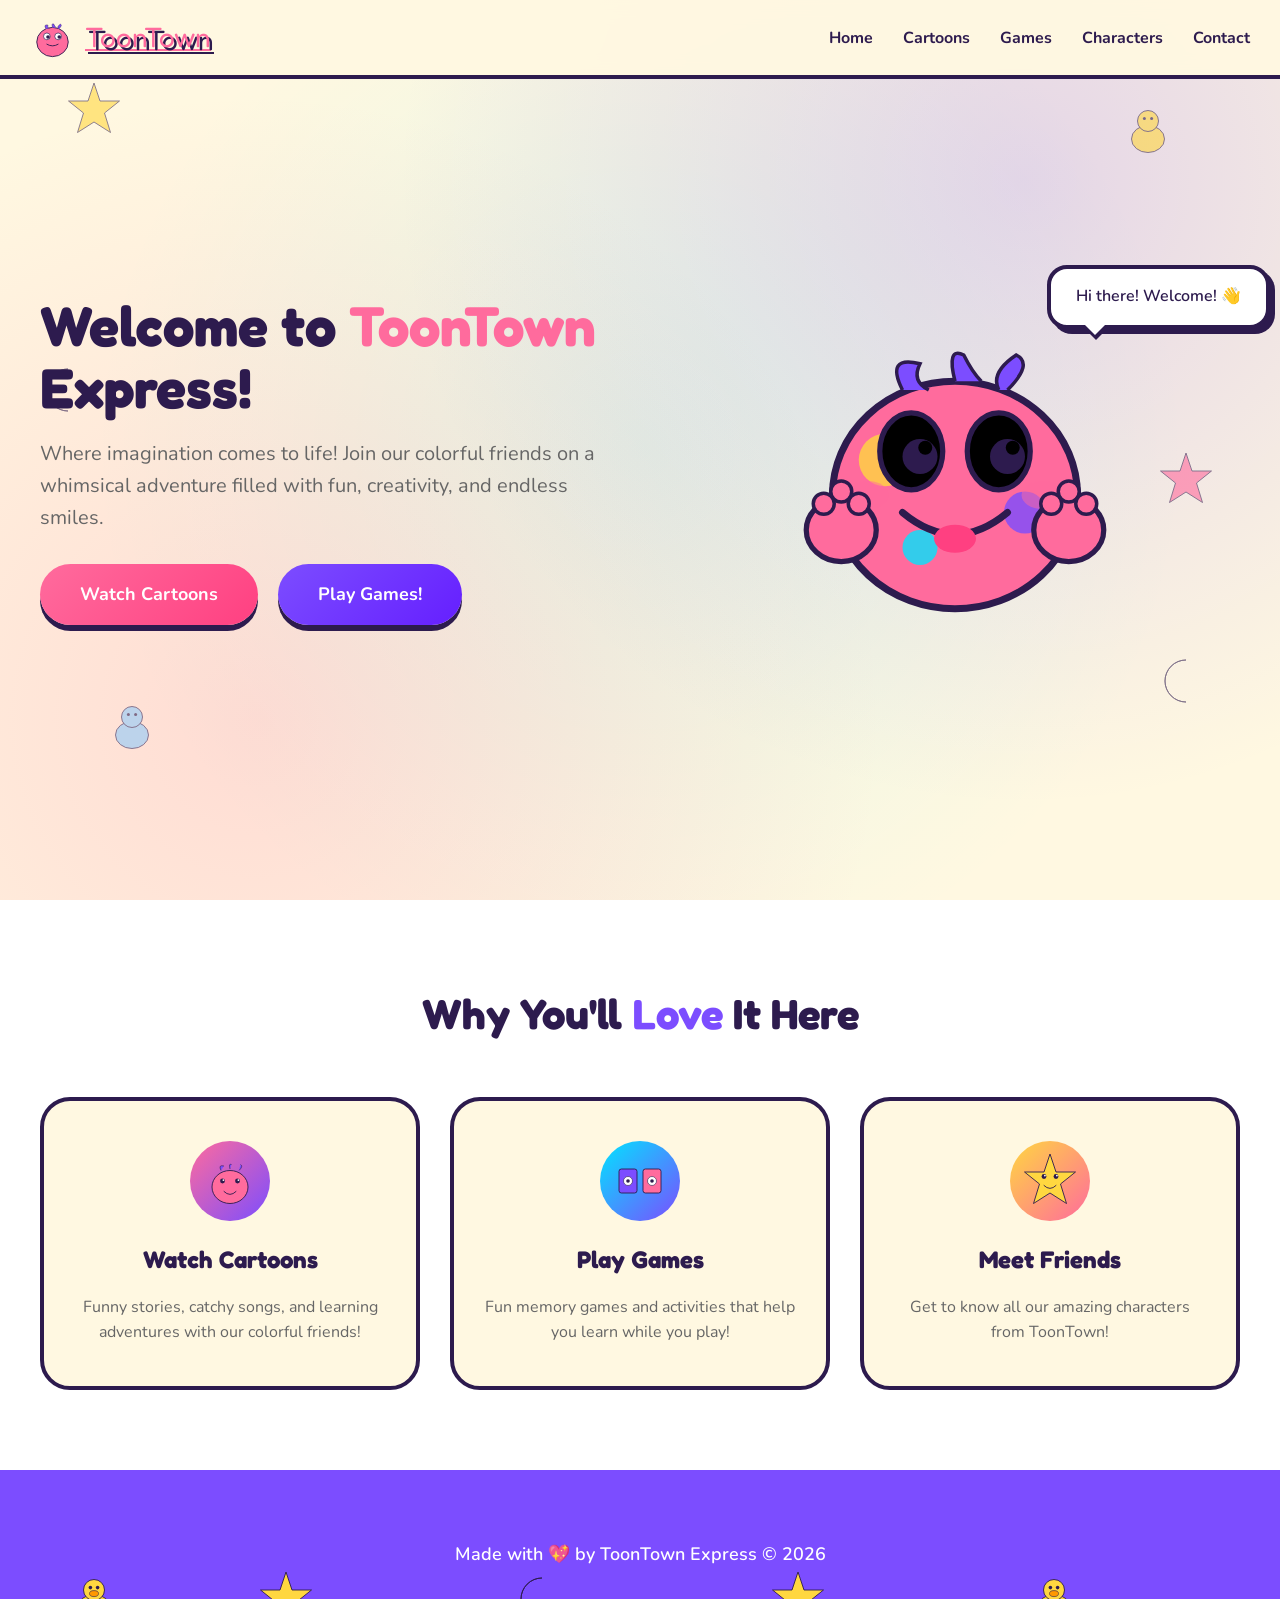
<file: index.html>
<!DOCTYPE html>
<html lang="en">
<head>
  <meta charset="UTF-8">
  <meta name="viewport" content="width=device-width, initial-scale=1.0">
  <title>ToonTown Express - Welcome to the Fun Zone!</title>
  <link rel="preconnect" href="https://fonts.googleapis.com">
  <link rel="preconnect" href="https://fonts.gstatic.com" crossorigin>
  <link href="https://fonts.googleapis.com/css2?family=Fredoka+One&family=Nunito:wght@400;600;700&display=swap" rel="stylesheet">
  <link rel="stylesheet" href="css/shared.css">
  <link rel="stylesheet" href="css/home.css">
</head>
<body>
  <!-- Navbar -->
  <nav>
    <a href="index.html" class="logo">
      <div class="logo-character">
        <svg viewBox="0 0 200 200" xmlns="http://www.w3.org/2000/svg">
          <ellipse cx="100" cy="120" rx="70" ry="65" fill="#FF6B9D" stroke="#2D1B4E" stroke-width="4"/>
          <circle cx="75" cy="95" r="15" fill="#FFF" stroke="#2D1B4E" stroke-width="3"/>
          <circle cx="125" cy="95" r="15" fill="#FFF" stroke="#2D1B4E" stroke-width="3"/>
          <circle cx="80" cy="98" r="8" fill="#2D1B4E"/>
          <circle cx="130" cy="98" r="8" fill="#2D1B4E"/>
          <path d="M 75 130 Q 100 145 125 130" fill="none" stroke="#2D1B4E" stroke-width="4" stroke-linecap="round"/>
          <path d="M 70 60 Q 60 40 80 45 Q 75 55 85 60" fill="#7C4DFF" stroke="#2D1B4E" stroke-width="2"/>
          <path d="M 100 55 Q 95 35 105 40 Q 110 50 115 55" fill="#7C4DFF" stroke="#2D1B4E" stroke-width="2"/>
          <path d="M 130 60 Q 145 45 135 40 Q 120 50 125 60" fill="#7C4DFF" stroke="#2D1B4E" stroke-width="2"/>
        </svg>
      </div>
      ToonTown
    </a>
    <ul class="nav-links">
      <li><a href="index.html">Home</a></li>
      <li><a href="cartoons.html">Cartoons</a></li>
      <li><a href="games.html">Games</a></li>
      <li><a href="characters.html">Characters</a></li>
      <li><a href="contact.html">Contact</a></li>
    </ul>
    <div class="menu-toggle" onclick="toggleMenu()">
      <span></span>
      <span></span>
      <span></span>
    </div>
  </nav>

  <!-- Hero Section -->
  <section class="hero" id="home">
    <!-- Floating decorations -->
    <div class="hero-decoration top-left">
      <svg viewBox="0 0 200 200" xmlns="http://www.w3.org/2000/svg">
        <polygon points="100,10 120,70 185,70 135,110 155,175 100,140 45,175 65,110 15,70 80,70" fill="#FFD740" stroke="#2D1B4E" stroke-width="3"/>
      </svg>
    </div>
    <div class="hero-decoration top-right">
      <svg viewBox="0 0 200 200" xmlns="http://www.w3.org/2000/svg">
        <ellipse cx="100" cy="130" rx="55" ry="45" fill="#FFD740" stroke="#2D1B4E" stroke-width="3"/>
        <circle cx="100" cy="70" r="35" fill="#FFD740" stroke="#2D1B4E" stroke-width="3"/>
        <circle cx="88" cy="62" r="5" fill="#2D1B4E"/>
        <circle cx="112" cy="62" r="5" fill="#2D1B4E"/>
      </svg>
    </div>
    <div class="hero-decoration middle-left">
      <svg viewBox="0 0 200 200" xmlns="http://www.w3.org/2000/svg">
        <path d="M 100 30 A 70 70 0 1 0 100 170 A 50 50 0 1 1 100 30" fill="#FFE082" stroke="#2D1B4E" stroke-width="3"/>
      </svg>
    </div>
    <div class="hero-decoration middle-right">
      <svg viewBox="0 0 200 200" xmlns="http://www.w3.org/2000/svg">
        <polygon points="100,10 120,70 185,70 135,110 155,175 100,140 45,175 65,110 15,70 80,70" fill="#FF6B9D" stroke="#2D1B4E" stroke-width="3"/>
      </svg>
    </div>
    <div class="hero-decoration bottom-left">
      <svg viewBox="0 0 200 200" xmlns="http://www.w3.org/2000/svg">
        <ellipse cx="100" cy="130" rx="55" ry="45" fill="#90CAF9" stroke="#2D1B4E" stroke-width="3"/>
        <circle cx="100" cy="70" r="35" fill="#90CAF9" stroke="#2D1B4E" stroke-width="3"/>
        <circle cx="88" cy="62" r="5" fill="#2D1B4E"/>
        <circle cx="112" cy="62" r="5" fill="#2D1B4E"/>
      </svg>
    </div>
    <div class="hero-decoration bottom-right">
      <svg viewBox="0 0 200 200" xmlns="http://www.w3.org/2000/svg">
        <path d="M 100 30 A 70 70 0 1 0 100 170 A 50 50 0 1 1 100 30" fill="#7C4DFF" stroke="#2D1B4E" stroke-width="3"/>
      </svg>
    </div>
    <div class="hero-content">
      <div class="hero-text">
        <h1>Welcome to <span>ToonTown</span> Express!</h1>
        <p>Where imagination comes to life! Join our colorful friends on a whimsical adventure filled with fun, creativity, and endless smiles.</p>
        <a href="cartoons.html" class="btn btn-primary">Watch Cartoons</a>
        <a href="games.html" class="btn btn-secondary">Play Games!</a>
      </div>
      <div class="character-container">
        <div class="character">
          <svg viewBox="0 0 200 200" xmlns="http://www.w3.org/2000/svg">
            <!-- Body -->
            <ellipse cx="100" cy="120" rx="70" ry="65" fill="#FF6B9D" stroke="#2D1B4E" stroke-width="4"/>
            <!-- Spots -->
            <circle cx="60" cy="100" r="15" fill="#FFD740" opacity="0.8"/>
            <circle cx="140" cy="130" r="12" fill="#7C4DFF" opacity="0.8"/>
            <circle cx="80" cy="150" r="10" fill="#00E5FF" opacity="0.8"/>
            <!-- Eyes -->
            <ellipse class="eye" cx="75" cy="95" rx="18" ry="22" fill="#white" stroke="#2D1B4E" stroke-width="3"/>
            <ellipse class="eye" cx="125" cy="95" rx="18" ry="22" fill="#white" stroke="#2D1B4E" stroke-width="3"/>
            <!-- Pupils -->
            <circle cx="80" cy="98" r="10" fill="#2D1B4E"/>
            <circle cx="130" cy="98" r="10" fill="#2D1B4E"/>
            <!-- Eye shine -->
            <circle cx="83" cy="93" r="4" fill="#white"/>
            <circle cx="133" cy="93" r="4" fill="#white"/>
            <!-- Mouth -->
            <path d="M 70 130 Q 100 155 130 130" fill="none" stroke="#2D1B4E" stroke-width="4" stroke-linecap="round"/>
            <!-- Tongue -->
            <ellipse cx="100" cy="145" rx="12" ry="8" fill="#FF4081"/>
            <!-- Cheeks -->
            <ellipse cx="50" cy="120" rx="12" ry="8" fill="#FF6B9D" opacity="0.5"/>
            <ellipse cx="150" cy="120" rx="12" ry="8" fill="#FF6B9D" opacity="0.5"/>
            <!-- Hands -->
            <ellipse class="hand" cx="35" cy="140" rx="20" ry="18" fill="#FF6B9D" stroke="#2D1B4E" stroke-width="3"/>
            <ellipse cx="165" cy="140" rx="20" ry="18" fill="#FF6B9D" stroke="#2D1B4E" stroke-width="3"/>
            <!-- Fingers -->
            <circle cx="25" cy="125" r="6" fill="#FF6B9D" stroke="#2D1B4E" stroke-width="2"/>
            <circle cx="35" cy="118" r="6" fill="#FF6B9D" stroke="#2D1B4E" stroke-width="2"/>
            <circle cx="45" cy="125" r="6" fill="#FF6B9D" stroke="#2D1B4E" stroke-width="2"/>
            <circle cx="155" cy="125" r="6" fill="#FF6B9D" stroke="#2D1B4E" stroke-width="2"/>
            <circle cx="165" cy="118" r="6" fill="#FF6B9D" stroke="#2D1B4E" stroke-width="2"/>
            <circle cx="175" cy="125" r="6" fill="#FF6B9D" stroke="#2D1B4E" stroke-width="2"/>
            <!-- Hair tufts -->
            <path d="M 70 60 Q 60 40 80 45 Q 75 55 85 60" fill="#7C4DFF" stroke="#2D1B4E" stroke-width="2"/>
            <path d="M 100 55 Q 95 35 105 40 Q 110 50 115 55" fill="#7C4DFF" stroke="#2D1B4E" stroke-width="2"/>
            <path d="M 130 60 Q 145 45 135 40 Q 120 50 125 60" fill="#7C4DFF" stroke="#2D1B4E" stroke-width="2"/>
          </svg>
        </div>
        <div class="speech-bubble">Hi there! Welcome! 👋</div>
      </div>
    </div>
  </section>

  <!-- Features Section -->
  <section class="features" id="features">
    <h2 class="section-title">Why You'll <span>Love</span> It Here</h2>
    <div class="features-grid">
      <div class="feature-card" onclick="location.href='cartoons.html'">
        <div class="feature-icon" style="background: linear-gradient(135deg, var(--primary) 0%, var(--secondary) 100%);">
          <svg viewBox="0 0 200 200" width="60" height="60" xmlns="http://www.w3.org/2000/svg">
            <ellipse cx="100" cy="120" rx="60" ry="55" fill="#FF6B9D" stroke="#2D1B4E" stroke-width="3"/>
            <circle cx="75" cy="100" r="8" fill="#2D1B4E"/>
            <circle cx="125" cy="100" r="8" fill="#2D1B4E"/>
            <circle cx="78" cy="97" r="3" fill="#FFF"/>
            <circle cx="128" cy="97" r="3" fill="#FFF"/>
            <path d="M 80 135 Q 100 155 120 135" fill="none" stroke="#2D1B4E" stroke-width="3" stroke-linecap="round"/>
            <path d="M 70 65 Q 60 45 80 50" fill="#7C4DFF" stroke="#2D1B4E" stroke-width="2"/>
            <path d="M 100 60 Q 95 40 105 45" fill="#7C4DFF" stroke="#2D1B4E" stroke-width="2"/>
            <path d="M 130 65 Q 145 50 135 45" fill="#7C4DFF" stroke="#2D1B4E" stroke-width="2"/>
          </svg>
        </div>
        <h3>Watch Cartoons</h3>
        <p>Funny stories, catchy songs, and learning adventures with our colorful friends!</p>
      </div>
      <div class="feature-card" onclick="location.href='games.html'">
        <div class="feature-icon" style="background: linear-gradient(135deg, var(--accent-cyan) 0%, var(--secondary) 100%);">
          <svg viewBox="0 0 200 200" width="60" height="60" xmlns="http://www.w3.org/2000/svg">
            <rect x="30" y="60" width="60" height="80" rx="8" fill="#7C4DFF" stroke="#2D1B4E" stroke-width="3"/>
            <rect x="110" y="60" width="60" height="80" rx="8" fill="#FF6B9D" stroke="#2D1B4E" stroke-width="3"/>
            <circle cx="60" cy="100" r="15" fill="#FFF" stroke="#2D1B4E" stroke-width="2"/>
            <circle cx="140" cy="100" r="15" fill="#FFF" stroke="#2D1B4E" stroke-width="2"/>
            <circle cx="60" cy="100" r="6" fill="#2D1B4E"/>
            <circle cx="140" cy="100" r="6" fill="#2D1B4E"/>
          </svg>
        </div>
        <h3>Play Games</h3>
        <p>Fun memory games and activities that help you learn while you play!</p>
      </div>
      <div class="feature-card" onclick="location.href='characters.html'">
        <div class="feature-icon" style="background: linear-gradient(135deg, var(--accent-yellow) 0%, var(--primary) 100%);">
          <svg viewBox="0 0 200 200" width="60" height="60" xmlns="http://www.w3.org/2000/svg">
            <polygon points="100,10 120,70 185,70 135,110 155,175 100,140 45,175 65,110 15,70 80,70" fill="#FFD740" stroke="#2D1B4E" stroke-width="3"/>
            <circle cx="80" cy="85" r="8" fill="#2D1B4E"/>
            <circle cx="120" cy="85" r="8" fill="#2D1B4E"/>
            <circle cx="83" cy="82" r="3" fill="#FFF"/>
            <circle cx="123" cy="82" r="3" fill="#FFF"/>
            <path d="M 80 115 Q 100 135 120 115" fill="none" stroke="#2D1B4E" stroke-width="3" stroke-linecap="round"/>
          </svg>
        </div>
        <h3>Meet Friends</h3>
        <p>Get to know all our amazing characters from ToonTown!</p>
      </div>
    </div>
  </section>

  <!-- Footer -->
  <footer>
    <div class="footer-character">
      <svg viewBox="0 0 200 200" xmlns="http://www.w3.org/2000/svg">
        <ellipse cx="100" cy="130" rx="55" ry="45" fill="#FFD740" stroke="#2D1B4E" stroke-width="3"/>
        <circle cx="100" cy="70" r="35" fill="#FFD740" stroke="#2D1B4E" stroke-width="3"/>
        <circle cx="88" cy="62" r="6" fill="#2D1B4E"/>
        <circle cx="112" cy="62" r="6" fill="#2D1B4E"/>
        <ellipse cx="100" cy="82" rx="15" ry="10" fill="#FF9800" stroke="#2D1B4E" stroke-width="2"/>
      </svg>
    </div>
    <div class="footer-character">
      <svg viewBox="0 0 200 200" xmlns="http://www.w3.org/2000/svg">
        <polygon points="100,10 120,70 185,70 135,110 155,175 100,140 45,175 65,110 15,70 80,70" fill="#FFD740" stroke="#2D1B4E" stroke-width="3"/>
      </svg>
    </div>
    <div class="footer-character">
      <svg viewBox="0 0 200 200" xmlns="http://www.w3.org/2000/svg">
        <path d="M 100 30 A 70 70 0 1 0 100 170 A 50 50 0 1 1 100 30" fill="#FFE082" stroke="#2D1B4E" stroke-width="3"/>
      </svg>
    </div>
    <div class="footer-character">
      <svg viewBox="0 0 200 200" xmlns="http://www.w3.org/2000/svg">
        <polygon points="100,10 120,70 185,70 135,110 155,175 100,140 45,175 65,110 15,70 80,70" fill="#FFD740" stroke="#2D1B4E" stroke-width="3"/>
      </svg>
    </div>
    <div class="footer-character">
      <svg viewBox="0 0 200 200" xmlns="http://www.w3.org/2000/svg">
        <ellipse cx="100" cy="130" rx="55" ry="45" fill="#FFD740" stroke="#2D1B4E" stroke-width="3"/>
        <circle cx="100" cy="70" r="35" fill="#FFD740" stroke="#2D1B4E" stroke-width="3"/>
        <circle cx="88" cy="62" r="6" fill="#2D1B4E"/>
        <circle cx="112" cy="62" r="6" fill="#2D1B4E"/>
        <ellipse cx="100" cy="82" rx="15" ry="10" fill="#FF9800" stroke="#2D1B4E" stroke-width="2"/>
      </svg>
    </div>
    <p>Made with 💖 by ToonTown Express © 2026</p>
  </footer>

  <script src="js/shared.js"></script>
</body>
</html>
</file>
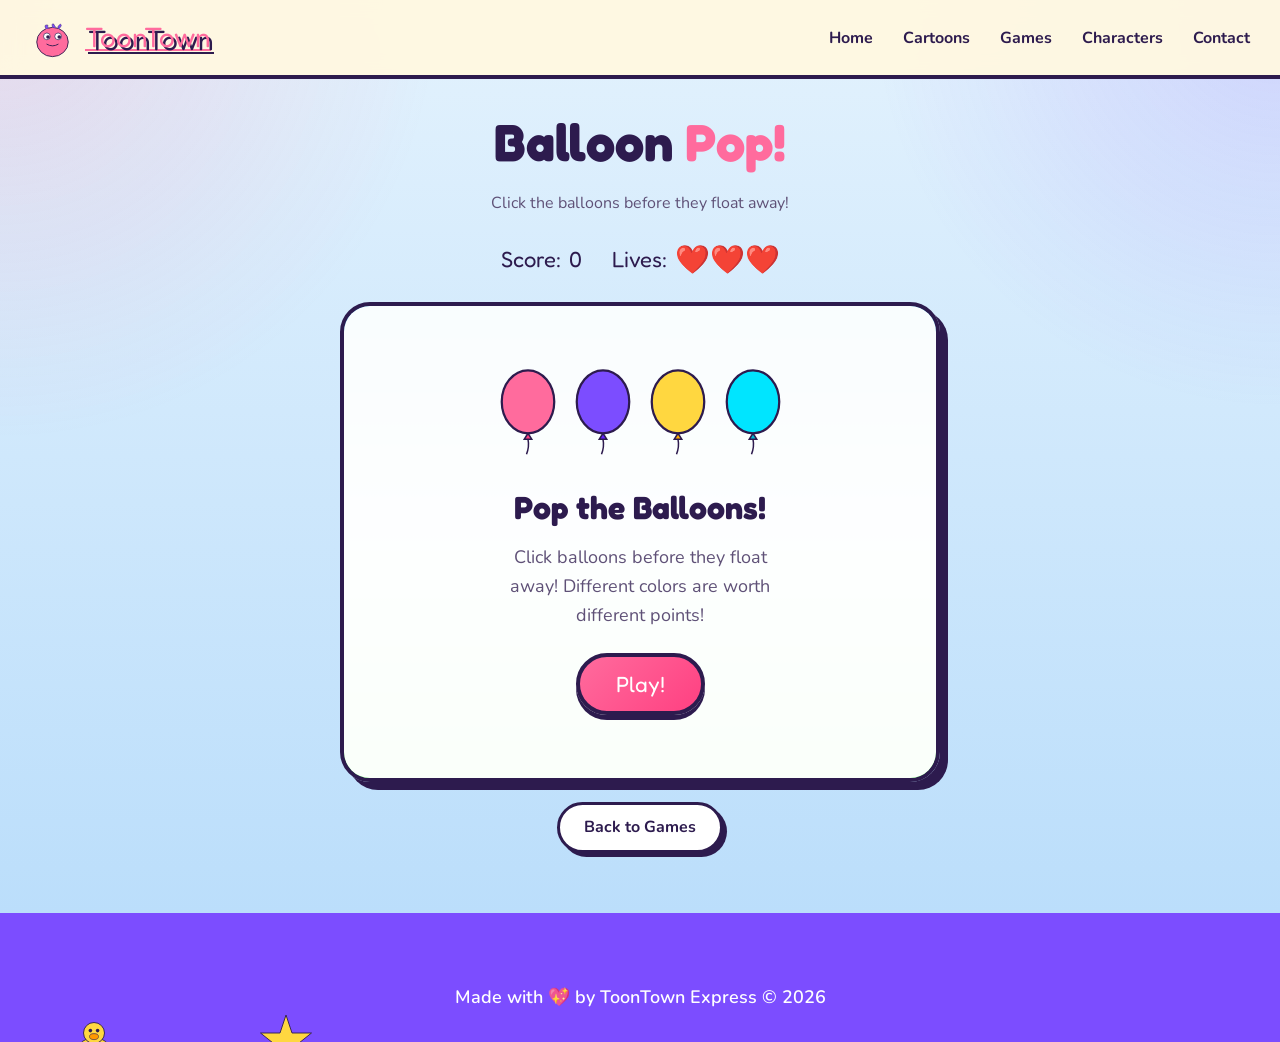
<file: balloon.html>
<!DOCTYPE html>
<html lang="en">
<head>
  <meta charset="UTF-8">
  <meta name="viewport" content="width=device-width, initial-scale=1.0">
  <title>Balloon Pop - ToonTown Express</title>
  <link rel="preconnect" href="https://fonts.googleapis.com">
  <link rel="preconnect" href="https://fonts.gstatic.com" crossorigin>
  <link href="https://fonts.googleapis.com/css2?family=Fredoka+One&family=Nunito:wght@400;600;700&display=swap" rel="stylesheet">
  <link rel="stylesheet" href="css/shared.css">
  <style>
    .balloon-game {
      padding: 100px 24px 60px;
      min-height: 100vh;
      background:
        radial-gradient(circle at top left, rgba(255, 107, 157, 0.18), transparent 28%),
        radial-gradient(circle at top right, rgba(124, 77, 255, 0.18), transparent 26%),
        linear-gradient(180deg, #e3f2fd 0%, #bbdefb 100%);
      display: flex;
      flex-direction: column;
      align-items: center;
    }

    .balloon-header {
      text-align: center;
      margin-bottom: 20px;
    }

    .balloon-header h1 {
      font-family: 'Fredoka One', cursive;
      font-size: clamp(36px, 6vw, 52px);
      color: var(--dark);
      margin-bottom: 8px;
    }

    .balloon-header h1 span {
      color: var(--primary);
    }

    .balloon-header p {
      color: #5f5177;
      font-size: 16px;
    }

    .balloon-hud {
      display: flex;
      gap: 30px;
      margin-bottom: 20px;
    }

    .balloon-hud-item {
      display: flex;
      align-items: center;
      gap: 8px;
      font-family: 'Fredoka One', cursive;
      font-size: 22px;
      color: var(--dark);
    }

    .balloon-heart {
      font-size: 28px;
      transition: transform 0.3s;
    }

    .balloon-heart.lost {
      opacity: 0.3;
      transform: scale(0.8);
    }

    .balloon-arena {
      position: relative;
      width: 100%;
      max-width: 600px;
      height: 480px;
      background: linear-gradient(180deg, #87CEEB 0%, #E0F7FA 50%, #98FB98 100%);
      border: 4px solid var(--dark);
      border-radius: 30px;
      box-shadow: 8px 8px 0 var(--dark);
      overflow: hidden;
      cursor: crosshair;
    }

    .balloon {
      position: absolute;
      width: 80px;
      height: 120px;
      transition: transform 0.1s;
      cursor: pointer;
    }

    .balloon:hover {
      transform: scale(1.1);
    }

    .balloon svg {
      width: 100%;
      height: 100%;
      filter: drop-shadow(3px 5px 0 rgba(45, 27, 78, 0.2));
    }

    .balloon.popped {
      animation: pop 0.3s ease-out forwards;
    }

    @keyframes pop {
      0% { transform: scale(1); opacity: 1; }
      50% { transform: scale(1.5); opacity: 0.5; }
      100% { transform: scale(0); opacity: 0; }
    }

    .score-popup {
      position: absolute;
      font-family: 'Fredoka One', cursive;
      font-size: 28px;
      color: var(--secondary);
      text-shadow: 2px 2px 0 var(--dark);
      animation: floatUp 1s ease-out forwards;
      pointer-events: none;
    }

    .balloon-miss {
      position: absolute;
      font-size: 32px;
      animation: floatUp 1s ease-out forwards;
      pointer-events: none;
    }

    @keyframes floatUp {
      0% { transform: translateY(0) scale(1); opacity: 1; }
      100% { transform: translateY(-60px) scale(1.2); opacity: 0; }
    }

    /* Start Screen */
    .balloon-start-screen {
      position: absolute;
      inset: 0;
      background: rgba(255, 255, 255, 0.95);
      display: flex;
      flex-direction: column;
      align-items: center;
      justify-content: center;
      border-radius: 26px;
      z-index: 10;
    }

    .balloon-start-screen.hidden {
      display: none;
    }

    .balloon-demo {
      display: flex;
      gap: 15px;
      margin-bottom: 24px;
    }

    .balloon-demo .demo-balloon {
      width: 60px;
      height: 90px;
      animation: float 2s ease-in-out infinite;
    }

    .balloon-demo .demo-balloon:nth-child(2) {
      animation-delay: 0.3s;
    }

    .balloon-demo .demo-balloon:nth-child(3) {
      animation-delay: 0.6s;
    }

    .balloon-demo .demo-balloon:nth-child(4) {
      animation-delay: 0.9s;
    }

    @keyframes float {
      0%, 100% { transform: translateY(0) rotate(-5deg); }
      50% { transform: translateY(-20px) rotate(5deg); }
    }

    .balloon-start-screen h2 {
      font-family: 'Fredoka One', cursive;
      font-size: 32px;
      color: var(--dark);
      margin-bottom: 10px;
    }

    .balloon-start-screen p {
      color: #5f5177;
      margin-bottom: 24px;
      text-align: center;
      max-width: 280px;
    }

    .balloon-start-btn {
      padding: 14px 36px;
      font-family: 'Fredoka One', cursive;
      font-size: 22px;
      color: var(--white);
      background: linear-gradient(135deg, var(--primary) 0%, #ff4081 100%);
      border: 4px solid var(--dark);
      border-radius: 50px;
      box-shadow: 0 5px 0 var(--dark);
      cursor: pointer;
      transition: transform 0.2s, box-shadow 0.2s;
    }

    .balloon-start-btn:hover {
      transform: translateY(-3px);
      box-shadow: 0 8px 0 var(--dark);
    }

    .balloon-start-btn:active {
      transform: translateY(2px);
      box-shadow: 0 2px 0 var(--dark);
    }

    /* Game Over Screen */
    .balloon-game-over {
      position: absolute;
      inset: 0;
      background: rgba(255, 255, 255, 0.95);
      display: none;
      flex-direction: column;
      align-items: center;
      justify-content: center;
      border-radius: 26px;
      z-index: 10;
    }

    .balloon-game-over.active {
      display: flex;
      animation: popIn 0.3s cubic-bezier(0.175, 0.885, 0.32, 1.275);
    }

    @keyframes popIn {
      0% { transform: scale(0.8); opacity: 0; }
      100% { transform: scale(1); opacity: 1; }
    }

    .balloon-game-over h2 {
      font-family: 'Fredoka One', cursive;
      font-size: 38px;
      color: var(--secondary);
      margin-bottom: 10px;
    }

    .balloon-game-over .final-score {
      font-size: 20px;
      color: var(--dark);
      margin-bottom: 24px;
    }

    .balloon-restart-btn {
      padding: 14px 36px;
      font-family: 'Fredoka One', cursive;
      font-size: 20px;
      color: var(--white);
      background: linear-gradient(135deg, var(--secondary) 0%, #651fff 100%);
      border: 4px solid var(--dark);
      border-radius: 50px;
      box-shadow: 0 5px 0 var(--dark);
      cursor: pointer;
      transition: transform 0.2s, box-shadow 0.2s;
    }

    .balloon-restart-btn:hover {
      transform: translateY(-3px);
      box-shadow: 0 8px 0 var(--dark);
    }

    .balloon-restart-btn:active {
      transform: translateY(2px);
      box-shadow: 0 2px 0 var(--dark);
    }

    /* Back Button */
    .game-back-btn {
      margin-top: 20px;
      padding: 10px 24px;
      font-family: 'Nunito', sans-serif;
      font-size: 16px;
      font-weight: 700;
      color: var(--dark);
      background: var(--white);
      border: 3px solid var(--dark);
      border-radius: 50px;
      box-shadow: 4px 4px 0 var(--dark);
      cursor: pointer;
      text-decoration: none;
      transition: transform 0.2s, box-shadow 0.2s;
    }

    .game-back-btn:hover {
      transform: translateY(-2px);
      box-shadow: 6px 6px 0 var(--dark);
    }

    /* Responsive */
    @media (max-width: 640px) {
      .balloon-arena {
        height: 400px;
      }

      .balloon {
        width: 65px;
        height: 100px;
      }

      .balloon-hud {
        gap: 20px;
      }
    }
  </style>
</head>
<body>
  <!-- Navbar -->
  <nav>
    <a href="index.html" class="logo">
      <div class="logo-character">
        <svg viewBox="0 0 200 200" xmlns="http://www.w3.org/2000/svg">
          <ellipse cx="100" cy="120" rx="70" ry="65" fill="#FF6B9D" stroke="#2D1B4E" stroke-width="4"/>
          <circle cx="75" cy="95" r="15" fill="#FFF" stroke="#2D1B4E" stroke-width="3"/>
          <circle cx="125" cy="95" r="15" fill="#FFF" stroke="#2D1B4E" stroke-width="3"/>
          <circle cx="80" cy="98" r="8" fill="#2D1B4E"/>
          <circle cx="130" cy="98" r="8" fill="#2D1B4E"/>
          <path d="M 75 130 Q 100 145 125 130" fill="none" stroke="#2D1B4E" stroke-width="4" stroke-linecap="round"/>
          <path d="M 70 60 Q 60 40 80 45 Q 75 55 85 60" fill="#7C4DFF" stroke="#2D1B4E" stroke-width="2"/>
          <path d="M 100 55 Q 95 35 105 40 Q 110 50 115 55" fill="#7C4DFF" stroke="#2D1B4E" stroke-width="2"/>
          <path d="M 130 60 Q 145 45 135 40 Q 120 50 125 60" fill="#7C4DFF" stroke="#2D1B4E" stroke-width="2"/>
        </svg>
      </div>
      ToonTown
    </a>
    <ul class="nav-links">
      <li><a href="index.html">Home</a></li>
      <li><a href="cartoons.html">Cartoons</a></li>
      <li><a href="games.html">Games</a></li>
      <li><a href="characters.html">Characters</a></li>
      <li><a href="contact.html">Contact</a></li>
    </ul>
    <div class="menu-toggle" onclick="toggleMenu()">
      <span></span>
      <span></span>
      <span></span>
    </div>
  </nav>

  <!-- Balloon Pop Game -->
  <section class="balloon-game">
    <div class="balloon-header">
      <h1>Balloon <span>Pop!</span></h1>
      <p>Click the balloons before they float away!</p>
    </div>

    <div class="balloon-hud">
      <div class="balloon-hud-item">
        <span>Score:</span>
        <span class="balloon-score">0</span>
      </div>
      <div class="balloon-hud-item">
        <span>Lives:</span>
        <span class="balloon-lives"></span>
      </div>
    </div>

    <div class="balloon-arena">
      <!-- Start Screen -->
      <div class="balloon-start-screen">
        <div class="balloon-demo">
          <div class="demo-balloon">
            <svg viewBox="0 0 80 120"><ellipse cx="40" cy="45" rx="35" ry="42" fill="#FF6B9D" stroke="#2D1B4E" stroke-width="3"/><polygon points="40,87 35,95 45,95" fill="#ff4081" stroke="#2D1B4E" stroke-width="2"/><path d="M 40 95 Q 42 105 38 115" fill="none" stroke="#2D1B4E" stroke-width="2"/></svg>
          </div>
          <div class="demo-balloon">
            <svg viewBox="0 0 80 120"><ellipse cx="40" cy="45" rx="35" ry="42" fill="#7C4DFF" stroke="#2D1B4E" stroke-width="3"/><polygon points="40,87 35,95 45,95" fill="#651fff" stroke="#2D1B4E" stroke-width="2"/><path d="M 40 95 Q 42 105 38 115" fill="none" stroke="#2D1B4E" stroke-width="2"/></svg>
          </div>
          <div class="demo-balloon">
            <svg viewBox="0 0 80 120"><ellipse cx="40" cy="45" rx="35" ry="42" fill="#FFD740" stroke="#2D1B4E" stroke-width="3"/><polygon points="40,87 35,95 45,95" fill="#ffab00" stroke="#2D1B4E" stroke-width="2"/><path d="M 40 95 Q 42 105 38 115" fill="none" stroke="#2D1B4E" stroke-width="2"/></svg>
          </div>
          <div class="demo-balloon">
            <svg viewBox="0 0 80 120"><ellipse cx="40" cy="45" rx="35" ry="42" fill="#00E5FF" stroke="#2D1B4E" stroke-width="3"/><polygon points="40,87 35,95 45,95" fill="#00b8d4" stroke="#2D1B4E" stroke-width="2"/><path d="M 40 95 Q 42 105 38 115" fill="none" stroke="#2D1B4E" stroke-width="2"/></svg>
          </div>
        </div>
        <h2>Pop the Balloons!</h2>
        <p>Click balloons before they float away! Different colors are worth different points!</p>
        <button class="balloon-start-btn">Play!</button>
      </div>

      <!-- Game Over Screen -->
      <div class="balloon-game-over">
        <h2>Pop!</h2>
        <p class="final-score">You popped 0 points!</p>
        <button class="balloon-restart-btn">Play Again!</button>
      </div>
    </div>

    <a href="games.html" class="game-back-btn">Back to Games</a>
  </section>

  <!-- Footer -->
  <footer>
    <div class="footer-character">
      <svg viewBox="0 0 200 200" xmlns="http://www.w3.org/2000/svg">
        <ellipse cx="100" cy="130" rx="55" ry="45" fill="#FFD740" stroke="#2D1B4E" stroke-width="3"/>
        <circle cx="100" cy="70" r="35" fill="#FFD740" stroke="#2D1B4E" stroke-width="3"/>
        <circle cx="88" cy="62" r="6" fill="#2D1B4E"/>
        <circle cx="112" cy="62" r="6" fill="#2D1B4E"/>
        <ellipse cx="100" cy="82" rx="15" ry="10" fill="#FF9800" stroke="#2D1B4E" stroke-width="2"/>
      </svg>
    </div>
    <div class="footer-character">
      <svg viewBox="0 0 200 200" xmlns="http://www.w3.org/2000/svg">
        <polygon points="100,10 120,70 185,70 135,110 155,175 100,140 45,175 65,110 15,70 80,70" fill="#FFD740" stroke="#2D1B4E" stroke-width="3"/>
      </svg>
    </div>
    <p>Made with 💖 by ToonTown Express © 2026</p>
  </footer>

  <script src="js/shared.js"></script>
  <script src="js/balloon.js"></script>
</body>
</html>
</file>
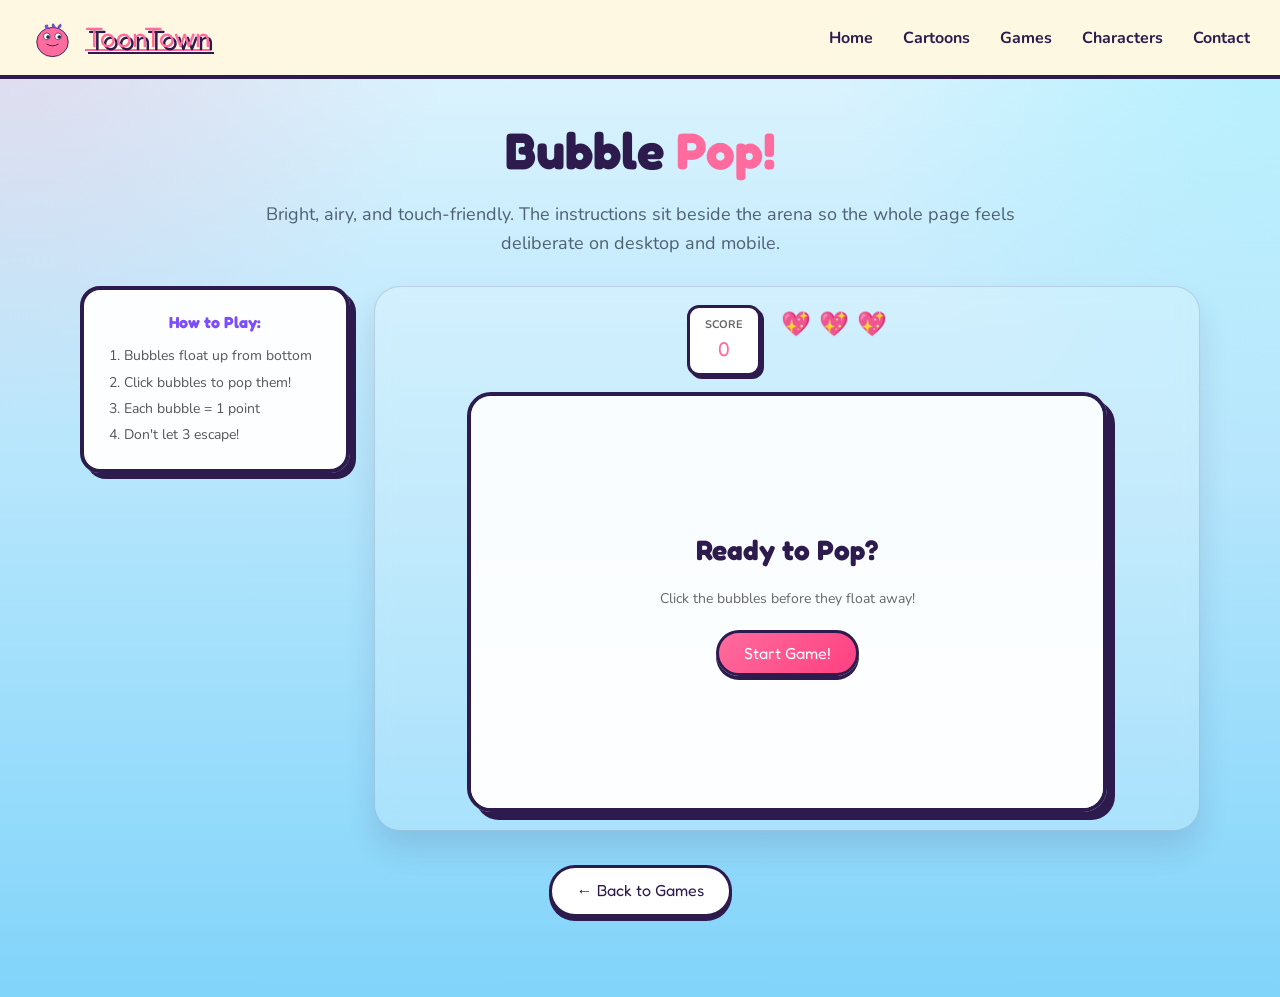
<file: bubble.html>
<!DOCTYPE html>
<html lang="en">
<head>
  <meta charset="UTF-8">
  <meta name="viewport" content="width=device-width, initial-scale=1.0">
  <title>Bubble Pop - ToonTown Express</title>
  <link rel="preconnect" href="https://fonts.googleapis.com">
  <link rel="preconnect" href="https://fonts.gstatic.com" crossorigin>
  <link href="https://fonts.googleapis.com/css2?family=Fredoka+One&family=Nunito:wght@400;600;700&display=swap" rel="stylesheet">
  <link rel="stylesheet" href="css/shared.css">
  <link rel="stylesheet" href="css/bubble.css">
  <style>
    body {
      overflow-x: hidden;
    }
  </style>
</head>
<body>
  <!-- Navbar -->
  <nav>
    <a href="index.html" class="logo">
      <div class="logo-character">
        <svg viewBox="0 0 200 200" xmlns="http://www.w3.org/2000/svg">
          <ellipse cx="100" cy="120" rx="70" ry="65" fill="#FF6B9D" stroke="#2D1B4E" stroke-width="4"/>
          <circle cx="75" cy="95" r="15" fill="#FFF" stroke="#2D1B4E" stroke-width="3"/>
          <circle cx="125" cy="95" r="15" fill="#FFF" stroke="#2D1B4E" stroke-width="3"/>
          <circle cx="80" cy="98" r="8" fill="#2D1B4E"/>
          <circle cx="130" cy="98" r="8" fill="#2D1B4E"/>
          <path d="M 75 130 Q 100 145 125 130" fill="none" stroke="#2D1B4E" stroke-width="4" stroke-linecap="round"/>
          <path d="M 70 60 Q 60 40 80 45 Q 75 55 85 60" fill="#7C4DFF" stroke="#2D1B4E" stroke-width="2"/>
          <path d="M 100 55 Q 95 35 105 40 Q 110 50 115 55" fill="#7C4DFF" stroke="#2D1B4E" stroke-width="2"/>
          <path d="M 130 60 Q 145 45 135 40 Q 120 50 125 60" fill="#7C4DFF" stroke="#2D1B4E" stroke-width="2"/>
        </svg>
      </div>
      ToonTown
    </a>
    <ul class="nav-links">
      <li><a href="index.html">Home</a></li>
      <li><a href="cartoons.html">Cartoons</a></li>
      <li><a href="games.html">Games</a></li>
      <li><a href="characters.html">Characters</a></li>
      <li><a href="contact.html">Contact</a></li>
    </ul>
    <div class="menu-toggle" onclick="toggleMenu()">
      <span></span>
      <span></span>
      <span></span>
    </div>
  </nav>

  <section class="bubble-game">
    <h2>Bubble <span>Pop!</span></h2>
    <p class="bubble-subtitle">Bright, airy, and touch-friendly. The instructions sit beside the arena so the whole page feels deliberate on desktop and mobile.</p>

    <div class="bubble-layout">
      <!-- How to Play - Left Side -->
      <div class="game-instructions">
        <h3>How to Play:</h3>
        <ol>
          <li>Bubbles float up from bottom</li>
          <li>Click bubbles to pop them!</li>
          <li>Each bubble = 1 point</li>
          <li>Don't let 3 escape!</li>
        </ol>
      </div>

      <!-- Game Area - Right Side -->
      <div class="bubble-main">
        <div class="bubble-stats">
          <div class="bubble-stat">
            <div class="bubble-stat-label">Score</div>
            <div class="bubble-stat-value bubble-score">0</div>
          </div>
          <div class="bubble-lives"></div>
        </div>

        <div class="bubble-arena">
          <div class="bubble-start-screen">
            <h3>Ready to Pop?</h3>
            <p>Click the bubbles before they float away!</p>
            <button class="bubble-btn bubble-btn-primary bubble-start-btn">Start Game!</button>
          </div>
          <div class="bubble-game-over">
            <h3>Game Over!</h3>
            <p class="final-score">You popped 0 bubbles!</p>
            <a href="games.html" class="bubble-btn bubble-btn-secondary">← Back to Games</a>
            <button class="bubble-btn bubble-btn-primary bubble-restart-btn">Play Again</button>
          </div>
        </div>
      </div>
    </div>

    <div class="bubble-controls">
      <a href="games.html" class="bubble-btn bubble-btn-secondary">← Back to Games</a>
    </div>
  </section>

  <script src="js/shared.js"></script>
  <script src="js/bubble.js"></script>
</body>
</html>
</file>
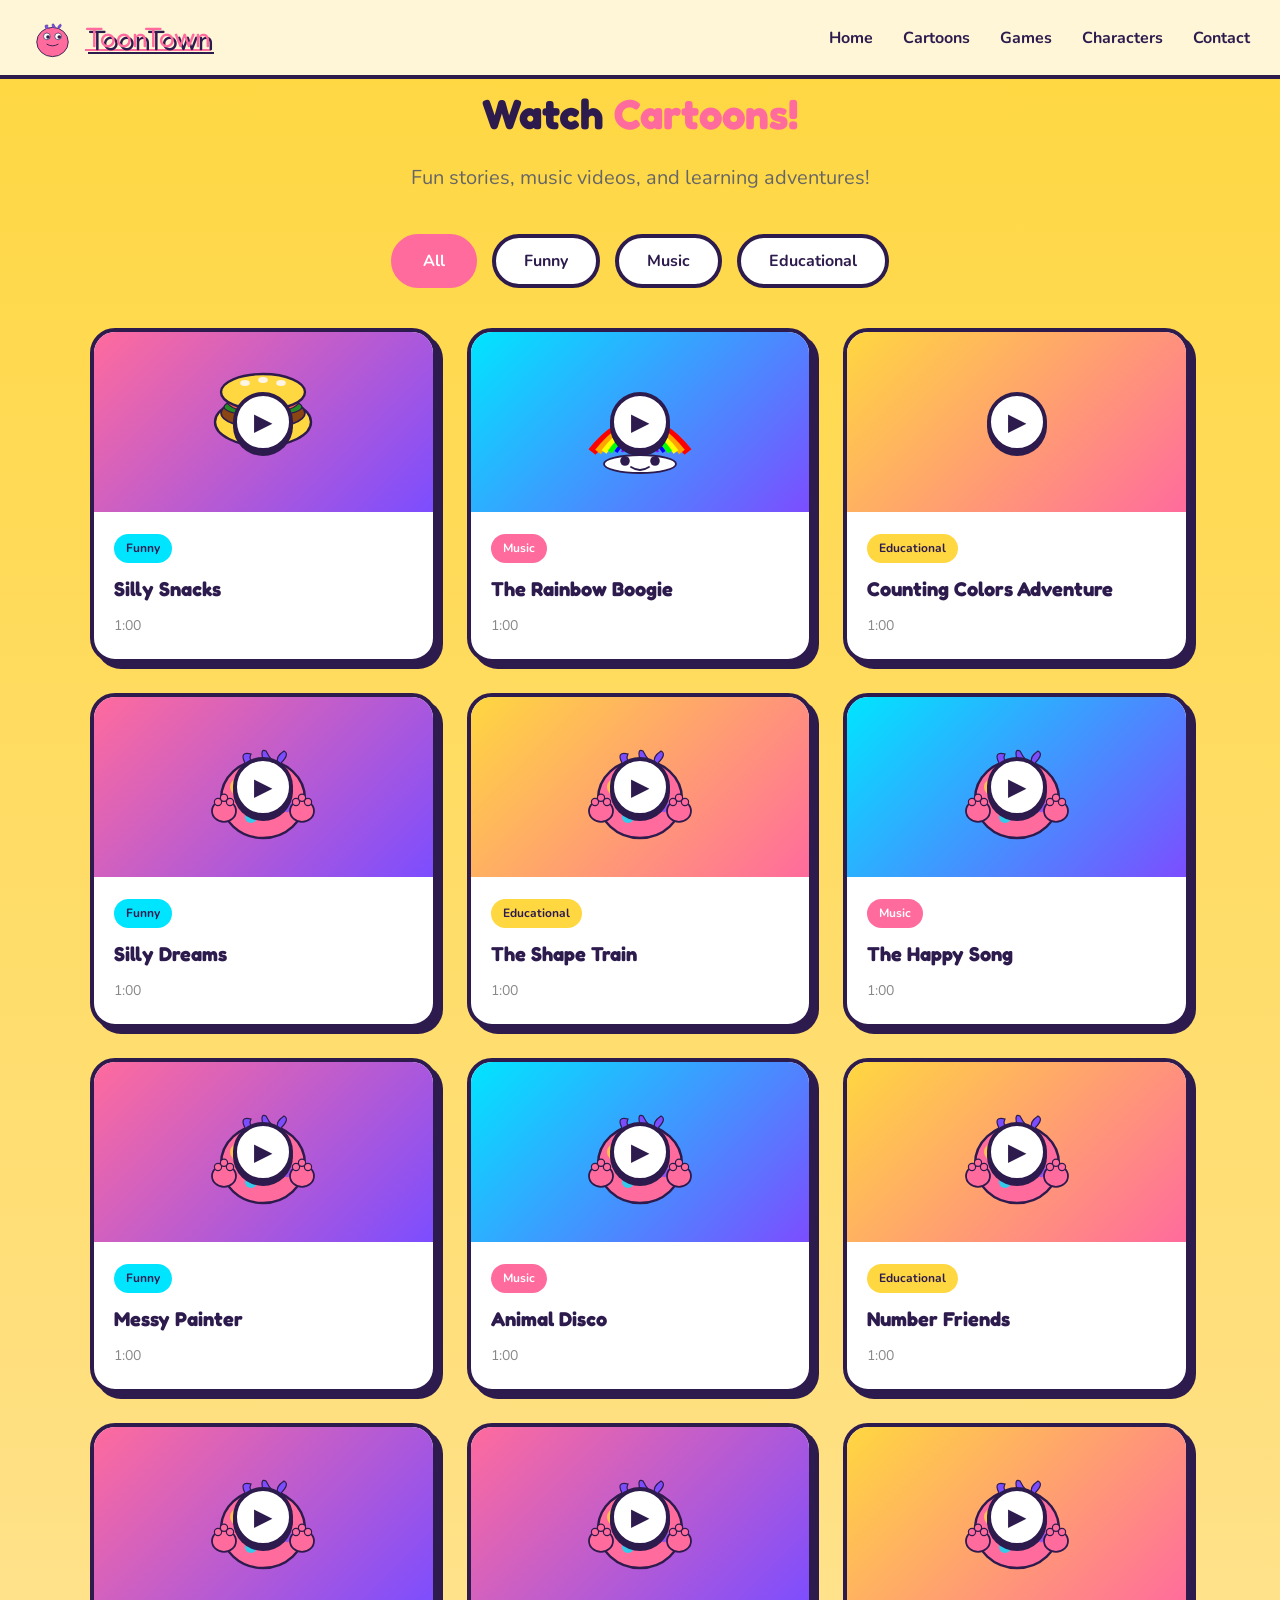
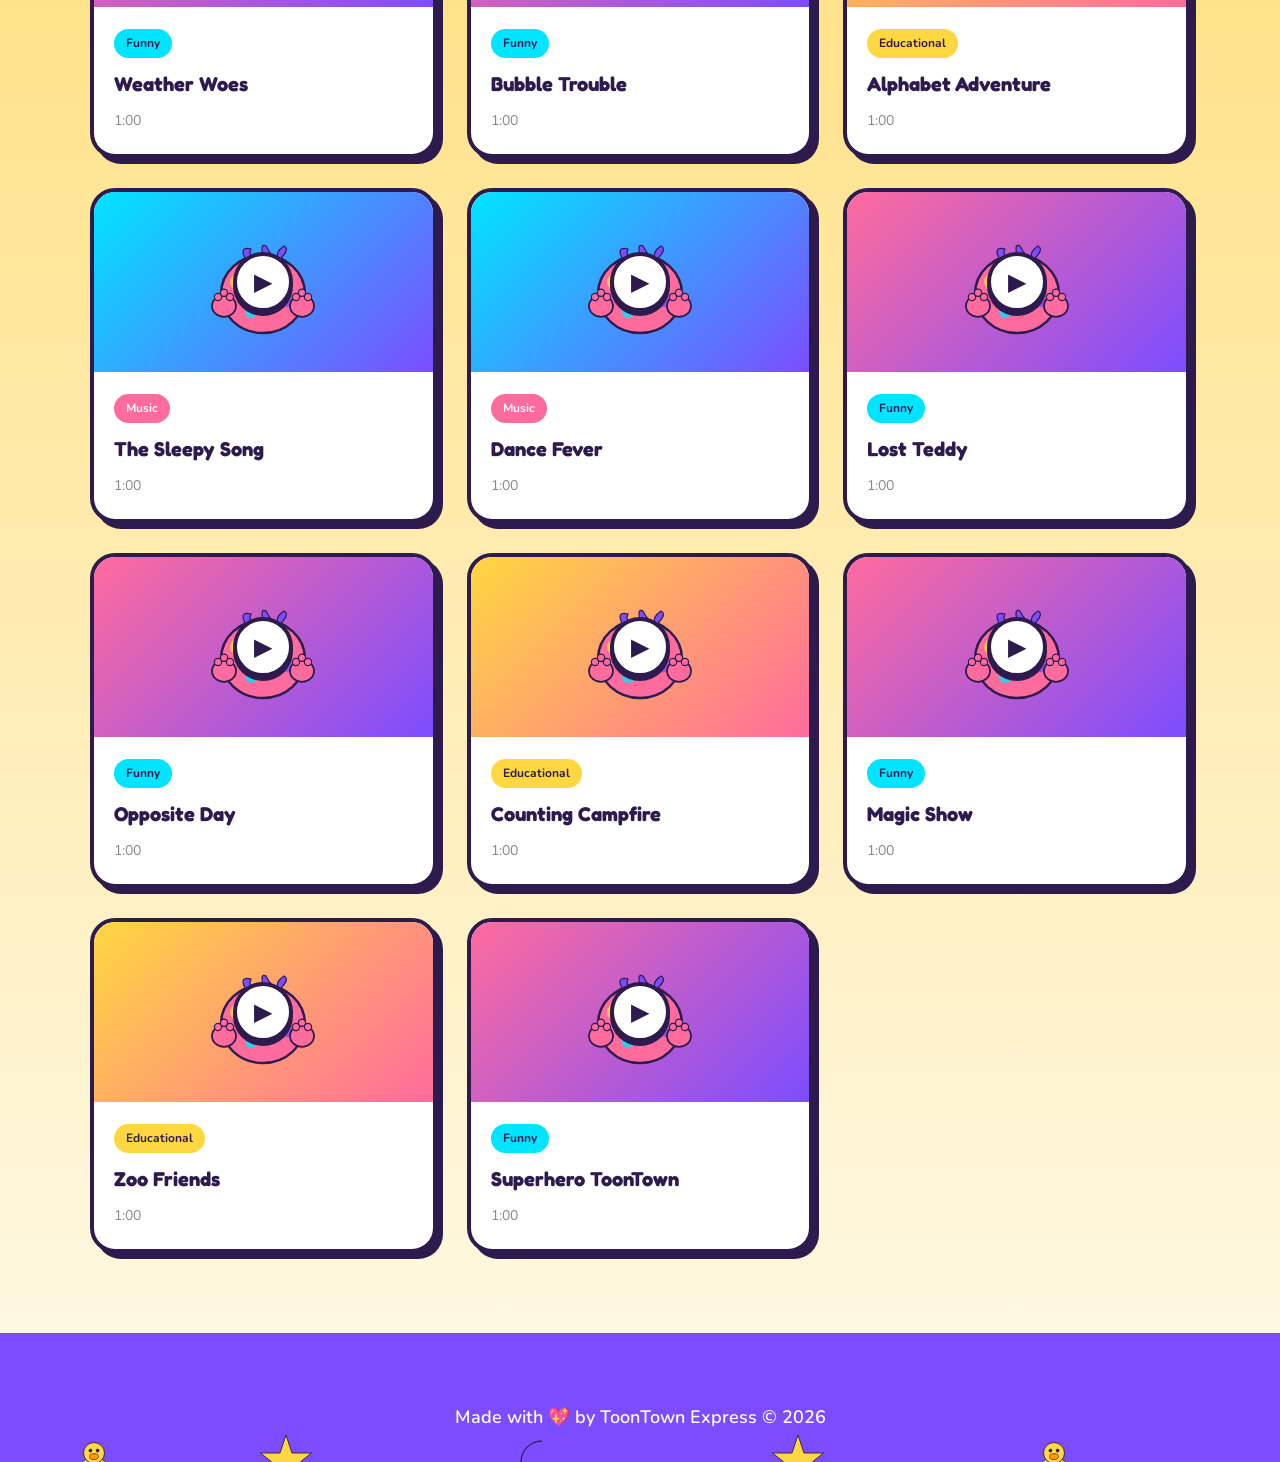
<file: cartoons.html>
<!DOCTYPE html>
<html lang="en">
<head>
  <meta charset="UTF-8">
  <meta name="viewport" content="width=device-width, initial-scale=1.0">
  <title>Cartoons - ToonTown Express</title>
  <link rel="preconnect" href="https://fonts.googleapis.com">
  <link rel="preconnect" href="https://fonts.gstatic.com" crossorigin>
  <link href="https://fonts.googleapis.com/css2?family=Fredoka+One&family=Nunito:wght@400;600;700&display=swap" rel="stylesheet">
  <link rel="stylesheet" href="css/shared.css">
  <link rel="stylesheet" href="css/cartoons.css">
</head>
<body>
  <!-- Navbar -->
  <nav>
    <a href="index.html" class="logo">
      <div class="logo-character">
        <svg viewBox="0 0 200 200" xmlns="http://www.w3.org/2000/svg">
          <ellipse cx="100" cy="120" rx="70" ry="65" fill="#FF6B9D" stroke="#2D1B4E" stroke-width="4"/>
          <circle cx="75" cy="95" r="15" fill="#FFF" stroke="#2D1B4E" stroke-width="3"/>
          <circle cx="125" cy="95" r="15" fill="#FFF" stroke="#2D1B4E" stroke-width="3"/>
          <circle cx="80" cy="98" r="8" fill="#2D1B4E"/>
          <circle cx="130" cy="98" r="8" fill="#2D1B4E"/>
          <path d="M 75 130 Q 100 145 125 130" fill="none" stroke="#2D1B4E" stroke-width="4" stroke-linecap="round"/>
          <path d="M 70 60 Q 60 40 80 45 Q 75 55 85 60" fill="#7C4DFF" stroke="#2D1B4E" stroke-width="2"/>
          <path d="M 100 55 Q 95 35 105 40 Q 110 50 115 55" fill="#7C4DFF" stroke="#2D1B4E" stroke-width="2"/>
          <path d="M 130 60 Q 145 45 135 40 Q 120 50 125 60" fill="#7C4DFF" stroke="#2D1B4E" stroke-width="2"/>
        </svg>
      </div>
      ToonTown
    </a>
    <ul class="nav-links">
      <li><a href="index.html">Home</a></li>
      <li><a href="cartoons.html">Cartoons</a></li>
      <li><a href="games.html">Games</a></li>
      <li><a href="characters.html">Characters</a></li>
      <li><a href="contact.html">Contact</a></li>
    </ul>
    <div class="menu-toggle" onclick="toggleMenu()">
      <span></span>
      <span></span>
      <span></span>
    </div>
  </nav>

  <!-- Cartoons Section -->
  <section class="cartoons" id="cartoons">
    <h2>Watch <span>Cartoons!</span></h2>
    <p class="cartoons-subtitle">Fun stories, music videos, and learning adventures!</p>

    <div class="category-tabs">
      <button class="category-tab active" onclick="filterEpisodes('all')">All</button>
      <button class="category-tab" onclick="filterEpisodes('funny')">Funny</button>
      <button class="category-tab" onclick="filterEpisodes('music')">Music</button>
      <button class="category-tab" onclick="filterEpisodes('educational')">Educational</button>
    </div>

    <div class="episode-grid">
      <!-- Episodes rendered by JS -->
    </div>
  </section>

  <!-- Cartoon Modal Player -->
  <div class="cartoon-modal">
    <div class="modal-content">
      <button class="modal-close">✕</button>
      <div class="cartoon-player">
        <div class="cartoon-stage"></div>
      </div>
      <div class="cartoon-progress">
        <div class="cartoon-progress-bar"></div>
      </div>
      <div class="cartoon-controls">
        <button class="control-btn play">▶</button>
        <button class="control-btn mute" onclick="toggleSound()">🔊</button>
        <span class="cartoon-time">0:00 / 0:00</span>
        <span class="cartoon-title-display"></span>
      </div>
    </div>
  </div>

  <!-- Footer -->
  <footer>
    <div class="footer-character">
      <svg viewBox="0 0 200 200" xmlns="http://www.w3.org/2000/svg">
        <ellipse cx="100" cy="130" rx="55" ry="45" fill="#FFD740" stroke="#2D1B4E" stroke-width="3"/>
        <circle cx="100" cy="70" r="35" fill="#FFD740" stroke="#2D1B4E" stroke-width="3"/>
        <circle cx="88" cy="62" r="6" fill="#2D1B4E"/>
        <circle cx="112" cy="62" r="6" fill="#2D1B4E"/>
        <ellipse cx="100" cy="82" rx="15" ry="10" fill="#FF9800" stroke="#2D1B4E" stroke-width="2"/>
      </svg>
    </div>
    <div class="footer-character">
      <svg viewBox="0 0 200 200" xmlns="http://www.w3.org/2000/svg">
        <polygon points="100,10 120,70 185,70 135,110 155,175 100,140 45,175 65,110 15,70 80,70" fill="#FFD740" stroke="#2D1B4E" stroke-width="3"/>
      </svg>
    </div>
    <div class="footer-character">
      <svg viewBox="0 0 200 200" xmlns="http://www.w3.org/2000/svg">
        <path d="M 100 30 A 70 70 0 1 0 100 170 A 50 50 0 1 1 100 30" fill="#FFE082" stroke="#2D1B4E" stroke-width="3"/>
      </svg>
    </div>
    <div class="footer-character">
      <svg viewBox="0 0 200 200" xmlns="http://www.w3.org/2000/svg">
        <polygon points="100,10 120,70 185,70 135,110 155,175 100,140 45,175 65,110 15,70 80,70" fill="#FFD740" stroke="#2D1B4E" stroke-width="3"/>
      </svg>
    </div>
    <div class="footer-character">
      <svg viewBox="0 0 200 200" xmlns="http://www.w3.org/2000/svg">
        <ellipse cx="100" cy="130" rx="55" ry="45" fill="#FFD740" stroke="#2D1B4E" stroke-width="3"/>
        <circle cx="100" cy="70" r="35" fill="#FFD740" stroke="#2D1B4E" stroke-width="3"/>
        <circle cx="88" cy="62" r="6" fill="#2D1B4E"/>
        <circle cx="112" cy="62" r="6" fill="#2D1B4E"/>
        <ellipse cx="100" cy="82" rx="15" ry="10" fill="#FF9800" stroke="#2D1B4E" stroke-width="2"/>
      </svg>
    </div>
    <p>Made with 💖 by ToonTown Express © 2026</p>
  </footer>

  <script src="js/shared.js"></script>
  <script src="js/cartoons.js"></script>
</body>
</html>
</file>
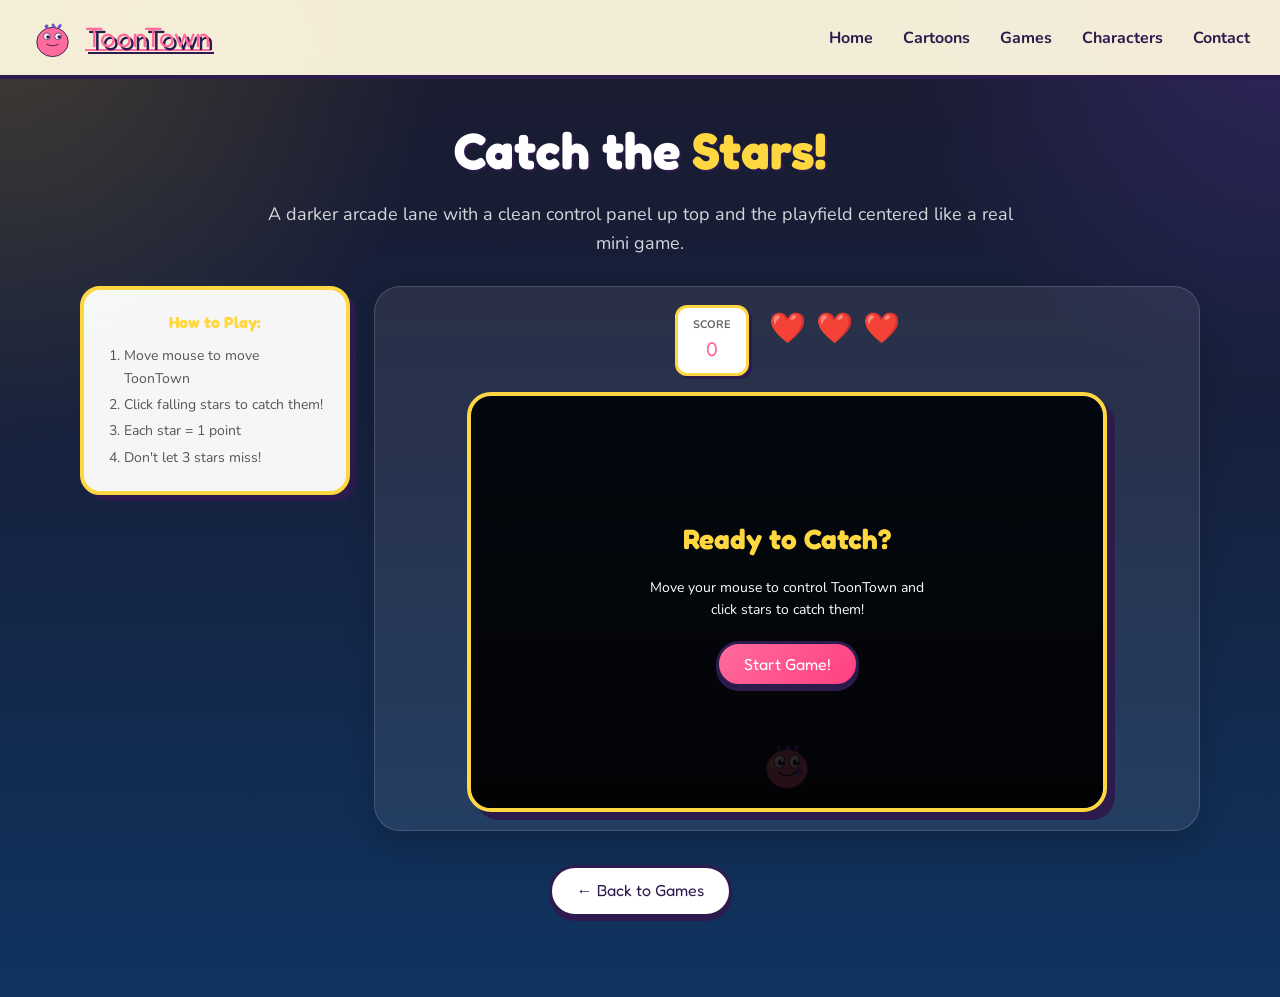
<file: catch.html>
<!DOCTYPE html>
<html lang="en">
<head>
  <meta charset="UTF-8">
  <meta name="viewport" content="width=device-width, initial-scale=1.0">
  <title>Catch the Stars - ToonTown Express</title>
  <link rel="preconnect" href="https://fonts.googleapis.com">
  <link rel="preconnect" href="https://fonts.gstatic.com" crossorigin>
  <link href="https://fonts.googleapis.com/css2?family=Fredoka+One&family=Nunito:wght@400;600;700&display=swap" rel="stylesheet">
  <link rel="stylesheet" href="css/shared.css">
  <link rel="stylesheet" href="css/catch.css">
  <style>
    body {
      overflow-x: hidden;
    }
  </style>
</head>
<body>
  <!-- Navbar -->
  <nav>
    <a href="index.html" class="logo">
      <div class="logo-character">
        <svg viewBox="0 0 200 200" xmlns="http://www.w3.org/2000/svg">
          <ellipse cx="100" cy="120" rx="70" ry="65" fill="#FF6B9D" stroke="#2D1B4E" stroke-width="4"/>
          <circle cx="75" cy="95" r="15" fill="#FFF" stroke="#2D1B4E" stroke-width="3"/>
          <circle cx="125" cy="95" r="15" fill="#FFF" stroke="#2D1B4E" stroke-width="3"/>
          <circle cx="80" cy="98" r="8" fill="#2D1B4E"/>
          <circle cx="130" cy="98" r="8" fill="#2D1B4E"/>
          <path d="M 75 130 Q 100 145 125 130" fill="none" stroke="#2D1B4E" stroke-width="4" stroke-linecap="round"/>
          <path d="M 70 60 Q 60 40 80 45 Q 75 55 85 60" fill="#7C4DFF" stroke="#2D1B4E" stroke-width="2"/>
          <path d="M 100 55 Q 95 35 105 40 Q 110 50 115 55" fill="#7C4DFF" stroke="#2D1B4E" stroke-width="2"/>
          <path d="M 130 60 Q 145 45 135 40 Q 120 50 125 60" fill="#7C4DFF" stroke="#2D1B4E" stroke-width="2"/>
        </svg>
      </div>
      ToonTown
    </a>
    <ul class="nav-links">
      <li><a href="index.html">Home</a></li>
      <li><a href="cartoons.html">Cartoons</a></li>
      <li><a href="games.html">Games</a></li>
      <li><a href="characters.html">Characters</a></li>
      <li><a href="contact.html">Contact</a></li>
    </ul>
    <div class="menu-toggle" onclick="toggleMenu()">
      <span></span>
      <span></span>
      <span></span>
    </div>
  </nav>

  <section class="catch-game">
    <h2>Catch the <span>Stars!</span></h2>
    <p class="catch-subtitle">A darker arcade lane with a clean control panel up top and the playfield centered like a real mini game.</p>

    <div class="catch-layout">
      <!-- How to Play - Left Side -->
      <div class="game-instructions">
        <h3>How to Play:</h3>
        <ol>
          <li>Move mouse to move ToonTown</li>
          <li>Click falling stars to catch them!</li>
          <li>Each star = 1 point</li>
          <li>Don't let 3 stars miss!</li>
        </ol>
      </div>

      <!-- Game Area - Right Side -->
      <div class="catch-main">
        <div class="catch-stats">
          <div class="catch-stat">
            <div class="catch-stat-label">Score</div>
            <div class="catch-stat-value catch-score">0</div>
          </div>
          <div class="catch-lives"></div>
        </div>

        <div class="catch-arena">
          <div class="catch-start-screen">
            <h3>Ready to Catch?</h3>
            <p>Move your mouse to control ToonTown and click stars to catch them!</p>
            <button class="catch-btn catch-btn-primary catch-start-btn">Start Game!</button>
          </div>
          <div class="catch-game-over">
            <h3>Game Over!</h3>
            <p class="final-score">You caught 0 points!</p>
            <a href="games.html" class="catch-btn catch-btn-secondary">← Back to Games</a>
            <button class="catch-btn catch-btn-primary catch-restart-btn">Play Again</button>
          </div>
          <div class="catch-character">
            <svg viewBox="0 0 200 200" xmlns="http://www.w3.org/2000/svg">
              <ellipse cx="100" cy="120" rx="70" ry="65" fill="#FF6B9D" stroke="#2D1B4E" stroke-width="4"/>
              <circle cx="60" cy="100" r="15" fill="#FFD740" opacity="0.8"/>
              <circle cx="140" cy="130" r="12" fill="#7C4DFF" opacity="0.8"/>
              <ellipse cx="75" cy="95" rx="18" ry="22" fill="#FFF" stroke="#2D1B4E" stroke-width="3"/>
              <ellipse cx="125" cy="95" rx="18" ry="22" fill="#FFF" stroke="#2D1B4E" stroke-width="3"/>
              <circle cx="80" cy="98" r="10" fill="#2D1B4E"/>
              <circle cx="130" cy="98" r="10" fill="#2D1B4E"/>
              <circle cx="83" cy="93" r="4" fill="#FFF"/>
              <circle cx="133" cy="93" r="4" fill="#FFF"/>
              <path d="M 70 130 Q 100 155 130 130" fill="none" stroke="#2D1B4E" stroke-width="4" stroke-linecap="round"/>
              <path d="M 70 60 Q 60 40 80 45 Q 75 55 85 60" fill="#7C4DFF" stroke="#2D1B4E" stroke-width="2"/>
              <path d="M 100 55 Q 95 35 105 40 Q 110 50 115 55" fill="#7C4DFF" stroke="#2D1B4E" stroke-width="2"/>
              <path d="M 130 60 Q 145 45 135 40 Q 120 50 125 60" fill="#7C4DFF" stroke="#2D1B4E" stroke-width="2"/>
            </svg>
          </div>
        </div>
      </div>
    </div>

    <div class="catch-controls">
      <a href="games.html" class="catch-btn catch-btn-secondary">← Back to Games</a>
    </div>
  </section>

  <script src="js/shared.js"></script>
  <script src="js/catch.js"></script>
</body>
</html>
</file>
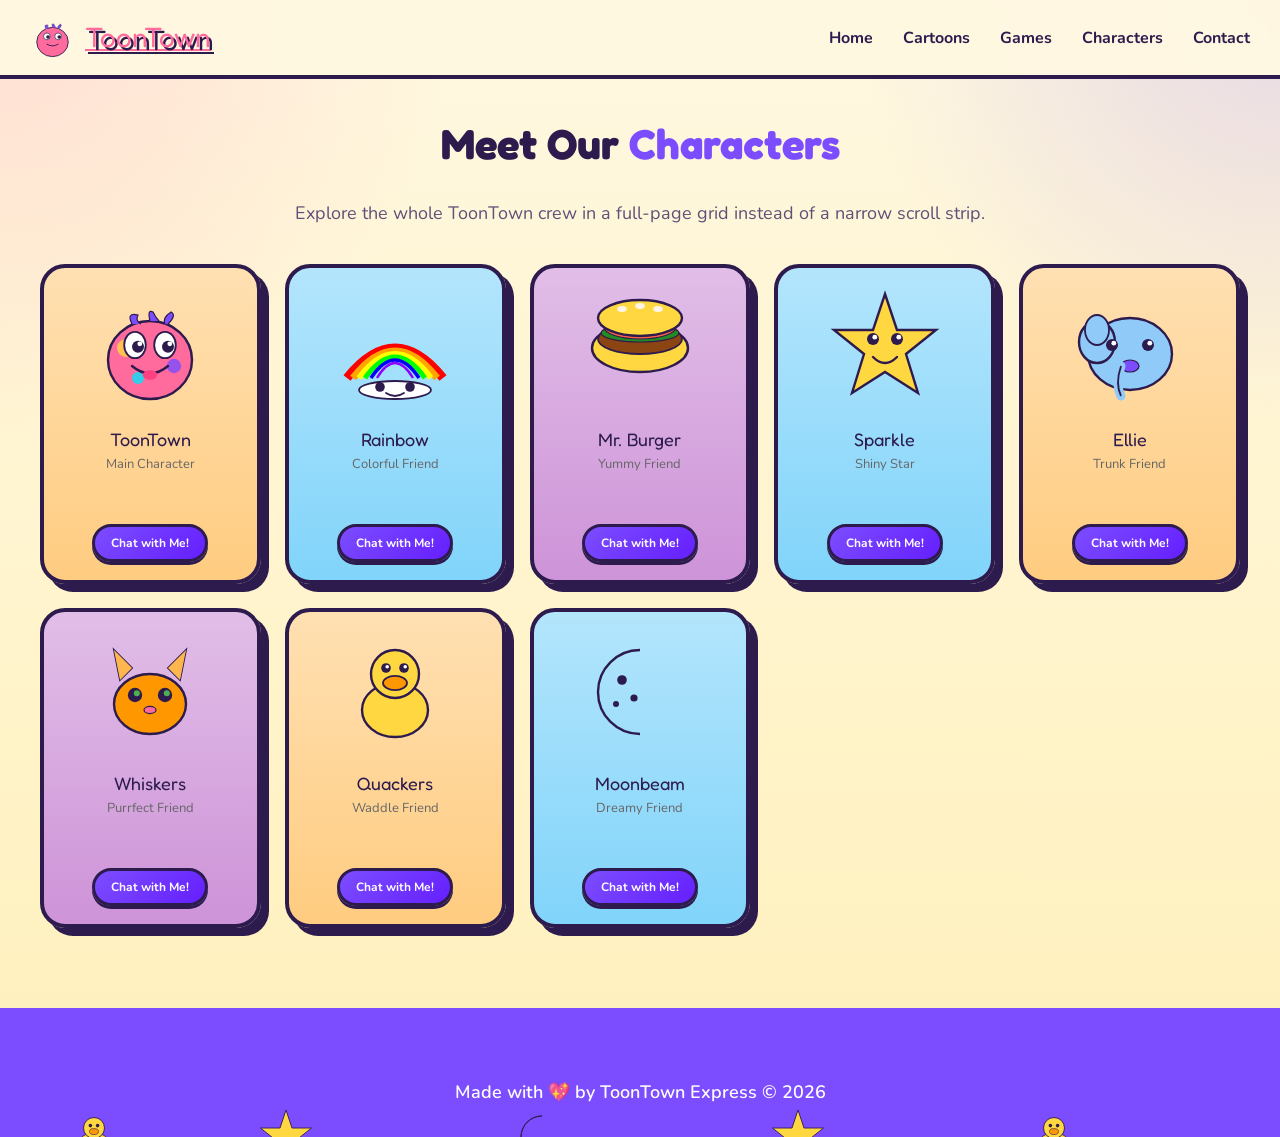
<file: characters.html>
<!DOCTYPE html>
<html lang="en">
<head>
  <meta charset="UTF-8">
  <meta name="viewport" content="width=device-width, initial-scale=1.0">
  <title>Characters - ToonTown Express</title>
  <link rel="preconnect" href="https://fonts.googleapis.com">
  <link rel="preconnect" href="https://fonts.gstatic.com" crossorigin>
  <link href="https://fonts.googleapis.com/css2?family=Fredoka+One&family=Nunito:wght@400;600;700&display=swap" rel="stylesheet">
  <link rel="stylesheet" href="css/shared.css">
  <link rel="stylesheet" href="css/characters.css">
</head>
<body>
  <!-- Navbar -->
  <nav>
    <a href="index.html" class="logo">
      <div class="logo-character">
        <svg viewBox="0 0 200 200" xmlns="http://www.w3.org/2000/svg">
          <ellipse cx="100" cy="120" rx="70" ry="65" fill="#FF6B9D" stroke="#2D1B4E" stroke-width="4"/>
          <circle cx="75" cy="95" r="15" fill="#FFF" stroke="#2D1B4E" stroke-width="3"/>
          <circle cx="125" cy="95" r="15" fill="#FFF" stroke="#2D1B4E" stroke-width="3"/>
          <circle cx="80" cy="98" r="8" fill="#2D1B4E"/>
          <circle cx="130" cy="98" r="8" fill="#2D1B4E"/>
          <path d="M 75 130 Q 100 145 125 130" fill="none" stroke="#2D1B4E" stroke-width="4" stroke-linecap="round"/>
          <path d="M 70 60 Q 60 40 80 45 Q 75 55 85 60" fill="#7C4DFF" stroke="#2D1B4E" stroke-width="2"/>
          <path d="M 100 55 Q 95 35 105 40 Q 110 50 115 55" fill="#7C4DFF" stroke="#2D1B4E" stroke-width="2"/>
          <path d="M 130 60 Q 145 45 135 40 Q 120 50 125 60" fill="#7C4DFF" stroke="#2D1B4E" stroke-width="2"/>
        </svg>
      </div>
      ToonTown
    </a>
    <ul class="nav-links">
      <li><a href="index.html">Home</a></li>
      <li><a href="cartoons.html">Cartoons</a></li>
      <li><a href="games.html">Games</a></li>
      <li><a href="characters.html">Characters</a></li>
      <li><a href="contact.html">Contact</a></li>
    </ul>
    <div class="menu-toggle" onclick="toggleMenu()">
      <span></span>
      <span></span>
      <span></span>
    </div>
  </nav>

  <!-- Gallery Section -->
  <section class="gallery" id="gallery">
    <div class="gallery-shell">
      <h2 class="section-title">Meet Our <span>Characters</span></h2>
      <p class="gallery-subtitle">Explore the whole ToonTown crew in a full-page grid instead of a narrow scroll strip.</p>

      <div class="gallery-track">
      <!-- ToonTown -->
      <div class="gallery-card" data-character="toonTown">
        <div class="gallery-character">
          <svg viewBox="0 0 200 200" xmlns="http://www.w3.org/2000/svg">
            <ellipse cx="100" cy="120" rx="70" ry="65" fill="#FF6B9D" stroke="#2D1B4E" stroke-width="4"/>
            <circle cx="60" cy="100" r="15" fill="#FFD740" opacity="0.8"/>
            <circle cx="140" cy="130" r="12" fill="#7C4DFF" opacity="0.8"/>
            <circle cx="80" cy="150" r="10" fill="#00E5FF" opacity="0.8"/>
            <ellipse cx="75" cy="95" rx="18" ry="22" fill="#FFF" stroke="#2D1B4E" stroke-width="3"/>
            <ellipse cx="125" cy="95" rx="18" ry="22" fill="#FFF" stroke="#2D1B4E" stroke-width="3"/>
            <circle cx="80" cy="98" r="10" fill="#2D1B4E"/>
            <circle cx="130" cy="98" r="10" fill="#2D1B4E"/>
            <circle cx="83" cy="93" r="4" fill="#FFF"/>
            <circle cx="133" cy="93" r="4" fill="#FFF"/>
            <path d="M 70 130 Q 100 155 130 130" fill="none" stroke="#2D1B4E" stroke-width="4" stroke-linecap="round"/>
            <ellipse cx="100" cy="145" rx="12" ry="8" fill="#FF4081"/>
            <path d="M 70 60 Q 60 40 80 45 Q 75 55 85 60" fill="#7C4DFF" stroke="#2D1B4E" stroke-width="2"/>
            <path d="M 100 55 Q 95 35 105 40 Q 110 50 115 55" fill="#7C4DFF" stroke="#2D1B4E" stroke-width="2"/>
            <path d="M 130 60 Q 145 45 135 40 Q 120 50 125 60" fill="#7C4DFF" stroke="#2D1B4E" stroke-width="2"/>
          </svg>
        </div>
        <div class="gallery-name">ToonTown</div>
        <div class="gallery-role">Main Character</div>
        <button class="chat-btn">Chat with Me!</button>
      </div>
      <!-- Rainbow -->
      <div class="gallery-card" data-character="rainbow">
        <div class="gallery-character">
          <svg viewBox="0 0 200 200" xmlns="http://www.w3.org/2000/svg">
            <path d="M 20 150 Q 100 50 180 150" fill="none" stroke="#FF0000" stroke-width="15"/>
            <path d="M 30 150 Q 100 60 170 150" fill="none" stroke="#FFA500" stroke-width="12"/>
            <path d="M 40 150 Q 100 70 160 150" fill="none" stroke="#FFFF00" stroke-width="10"/>
            <path d="M 50 150 Q 100 80 150 150" fill="none" stroke="#00FF00" stroke-width="8"/>
            <path d="M 60 150 Q 100 90 140 150" fill="none" stroke="#0000FF" stroke-width="6"/>
            <path d="M 70 150 Q 100 100 130 150" fill="none" stroke="#8B00FF" stroke-width="4"/>
            <ellipse cx="100" cy="170" rx="60" ry="15" fill="#FFF" stroke="#2D1B4E" stroke-width="3"/>
            <circle cx="75" cy="165" r="8" fill="#2D1B4E"/>
            <circle cx="125" cy="165" r="8" fill="#2D1B4E"/>
            <path d="M 85 175 Q 100 185 115 175" fill="none" stroke="#2D1B4E" stroke-width="3" stroke-linecap="round"/>
          </svg>
        </div>
        <div class="gallery-name">Rainbow</div>
        <div class="gallery-role">Colorful Friend</div>
        <button class="chat-btn">Chat with Me!</button>
      </div>
      <!-- Burger -->
      <div class="gallery-card" data-character="burger">
        <div class="gallery-character">
          <svg viewBox="0 0 200 200" xmlns="http://www.w3.org/2000/svg">
            <ellipse cx="100" cy="100" rx="80" ry="40" fill="#FFD740" stroke="#2D1B4E" stroke-width="4"/>
            <ellipse cx="100" cy="85" rx="70" ry="25" fill="#8B4513" stroke="#2D1B4E" stroke-width="3"/>
            <ellipse cx="100" cy="75" rx="65" ry="15" fill="#228B22" stroke="#2D1B4E" stroke-width="2"/>
            <ellipse cx="100" cy="65" rx="60" ry="20" fill="#FF6347" stroke="#2D1B4E" stroke-width="2"/>
            <ellipse cx="100" cy="50" rx="70" ry="30" fill="#FFD740" stroke="#2D1B4E" stroke-width="4"/>
            <ellipse cx="70" cy="35" rx="8" ry="5" fill="#FFF5E6"/>
            <ellipse cx="100" cy="30" rx="8" ry="5" fill="#FFF5E6"/>
            <ellipse cx="130" cy="35" rx="8" ry="5" fill="#FFF5E6"/>
          </svg>
        </div>
        <div class="gallery-name">Mr. Burger</div>
        <div class="gallery-role">Yummy Friend</div>
        <button class="chat-btn">Chat with Me!</button>
      </div>
      <!-- Star -->
      <div class="gallery-card" data-character="sparkle">
        <div class="gallery-character">
          <svg viewBox="0 0 200 200" xmlns="http://www.w3.org/2000/svg">
            <polygon points="100,10 120,70 185,70 135,110 155,175 100,140 45,175 65,110 15,70 80,70" fill="#FFD740" stroke="#2D1B4E" stroke-width="4"/>
            <circle cx="80" cy="85" r="10" fill="#2D1B4E"/>
            <circle cx="120" cy="85" r="10" fill="#2D1B4E"/>
            <circle cx="83" cy="82" r="4" fill="#FFF"/>
            <circle cx="123" cy="82" r="4" fill="#FFF"/>
            <path d="M 80 115 Q 100 135 120 115" fill="none" stroke="#2D1B4E" stroke-width="4" stroke-linecap="round"/>
          </svg>
        </div>
        <div class="gallery-name">Sparkle</div>
        <div class="gallery-role">Shiny Star</div>
        <button class="chat-btn">Chat with Me!</button>
      </div>
      <!-- Elephant -->
      <div class="gallery-card" data-character="ellie">
        <div class="gallery-character">
          <svg viewBox="0 0 200 200" xmlns="http://www.w3.org/2000/svg">
            <ellipse cx="100" cy="110" rx="70" ry="60" fill="#90CAF9" stroke="#2D1B4E" stroke-width="4"/>
            <ellipse cx="45" cy="90" rx="30" ry="35" fill="#90CAF9" stroke="#2D1B4E" stroke-width="4"/>
            <circle cx="70" cy="95" r="10" fill="#2D1B4E"/>
            <circle cx="130" cy="95" r="10" fill="#2D1B4E"/>
            <circle cx="73" cy="92" r="4" fill="#FFF"/>
            <circle cx="133" cy="92" r="4" fill="#FFF"/>
            <ellipse cx="100" cy="130" rx="15" ry="10" fill="#7C4DFF" stroke="#2D1B4E" stroke-width="2"/>
            <path d="M 85 130 Q 75 160 85 180" fill="none" stroke="#90CAF9" stroke-width="15" stroke-linecap="round"/>
            <path d="M 85 130 Q 75 160 85 180" fill="none" stroke="#2D1B4E" stroke-width="3"/>
            <ellipse cx="45" cy="70" rx="20" ry="25" fill="#90CAF9" stroke="#2D1B4E" stroke-width="3"/>
          </svg>
        </div>
        <div class="gallery-name">Ellie</div>
        <div class="gallery-role">Trunk Friend</div>
        <button class="chat-btn">Chat with Me!</button>
      </div>
      <!-- Cat -->
      <div class="gallery-card" data-character="whiskers">
        <div class="gallery-character">
          <svg viewBox="0 0 200 200" xmlns="http://www.w3.org/2000/svg">
            <ellipse cx="100" cy="120" rx="60" ry="50" fill="#FF9800" stroke="#2D1B4E" stroke-width="4"/>
            <polygon points="50,80 40,30 70,60" fill="#FF9800" stroke="#2D1B4E" stroke-width="3"/>
            <polygon points="150,80 160,30 130,60" fill="#FF9800" stroke="#2D1B4E" stroke-width="3"/>
            <polygon points="50,80 40,30 70,60" fill="#FFB74D"/>
            <polygon points="150,80 160,30 130,60" fill="#FFB74D"/>
            <circle cx="75" cy="105" r="12" fill="#2D1B4E"/>
            <circle cx="125" cy="105" r="12" fill="#2D1B4E"/>
            <circle cx="78" cy="102" r="5" fill="#4CAF50"/>
            <circle cx="128" cy="102" r="5" fill="#4CAF50"/>
            <ellipse cx="100" cy="130" rx="10" ry="6" fill="#FF6B9D" stroke="#2D1B4E" stroke-width="2"/>
          </svg>
        </div>
        <div class="gallery-name">Whiskers</div>
        <div class="gallery-role">Purrfect Friend</div>
        <button class="chat-btn">Chat with Me!</button>
      </div>
      <!-- Duck -->
      <div class="gallery-card" data-character="quackers">
        <div class="gallery-character">
          <svg viewBox="0 0 200 200" xmlns="http://www.w3.org/2000/svg">
            <ellipse cx="100" cy="130" rx="55" ry="45" fill="#FFD740" stroke="#2D1B4E" stroke-width="4"/>
            <circle cx="100" cy="70" r="40" fill="#FFD740" stroke="#2D1B4E" stroke-width="4"/>
            <circle cx="85" cy="60" r="8" fill="#2D1B4E"/>
            <circle cx="115" cy="60" r="8" fill="#2D1B4E"/>
            <circle cx="87" cy="58" r="3" fill="#FFF"/>
            <circle cx="117" cy="58" r="3" fill="#FFF"/>
            <ellipse cx="100" cy="85" rx="20" ry="12" fill="#FF9800" stroke="#2D1B4E" stroke-width="3"/>
          </svg>
        </div>
        <div class="gallery-name">Quackers</div>
        <div class="gallery-role">Waddle Friend</div>
        <button class="chat-btn">Chat with Me!</button>
      </div>
      <!-- Moon -->
      <div class="gallery-card" data-character="moonbeam">
        <div class="gallery-character">
          <svg viewBox="0 0 200 200" xmlns="http://www.w3.org/2000/svg">
            <path d="M 100 30 A 70 70 0 1 0 100 170 A 50 50 0 1 1 100 30" fill="#FFE082" stroke="#2D1B4E" stroke-width="4"/>
            <circle cx="70" cy="80" r="8" fill="#2D1B4E"/>
            <circle cx="90" cy="110" r="6" fill="#2D1B4E"/>
            <circle cx="60" cy="120" r="5" fill="#2D1B4E"/>
          </svg>
        </div>
        <div class="gallery-name">Moonbeam</div>
        <div class="gallery-role">Dreamy Friend</div>
        <button class="chat-btn">Chat with Me!</button>
      </div>
      </div>
    </div>
  </section>

  <!-- Footer -->
  <footer>
    <div class="footer-character">
      <svg viewBox="0 0 200 200" xmlns="http://www.w3.org/2000/svg">
        <ellipse cx="100" cy="130" rx="55" ry="45" fill="#FFD740" stroke="#2D1B4E" stroke-width="3"/>
        <circle cx="100" cy="70" r="35" fill="#FFD740" stroke="#2D1B4E" stroke-width="3"/>
        <circle cx="88" cy="62" r="6" fill="#2D1B4E"/>
        <circle cx="112" cy="62" r="6" fill="#2D1B4E"/>
        <ellipse cx="100" cy="82" rx="15" ry="10" fill="#FF9800" stroke="#2D1B4E" stroke-width="2"/>
      </svg>
    </div>
    <div class="footer-character">
      <svg viewBox="0 0 200 200" xmlns="http://www.w3.org/2000/svg">
        <polygon points="100,10 120,70 185,70 135,110 155,175 100,140 45,175 65,110 15,70 80,70" fill="#FFD740" stroke="#2D1B4E" stroke-width="3"/>
      </svg>
    </div>
    <div class="footer-character">
      <svg viewBox="0 0 200 200" xmlns="http://www.w3.org/2000/svg">
        <path d="M 100 30 A 70 70 0 1 0 100 170 A 50 50 0 1 1 100 30" fill="#FFE082" stroke="#2D1B4E" stroke-width="3"/>
      </svg>
    </div>
    <div class="footer-character">
      <svg viewBox="0 0 200 200" xmlns="http://www.w3.org/2000/svg">
        <polygon points="100,10 120,70 185,70 135,110 155,175 100,140 45,175 65,110 15,70 80,70" fill="#FFD740" stroke="#2D1B4E" stroke-width="3"/>
      </svg>
    </div>
    <div class="footer-character">
      <svg viewBox="0 0 200 200" xmlns="http://www.w3.org/2000/svg">
        <ellipse cx="100" cy="130" rx="55" ry="45" fill="#FFD740" stroke="#2D1B4E" stroke-width="3"/>
        <circle cx="100" cy="70" r="35" fill="#FFD740" stroke="#2D1B4E" stroke-width="3"/>
        <circle cx="88" cy="62" r="6" fill="#2D1B4E"/>
        <circle cx="112" cy="62" r="6" fill="#2D1B4E"/>
        <ellipse cx="100" cy="82" rx="15" ry="10" fill="#FF9800" stroke="#2D1B4E" stroke-width="2"/>
      </svg>
    </div>
    <p>Made with 💖 by ToonTown Express © 2026</p>
  </footer>

  <script src="js/shared.js"></script>
  <script src="js/character-chat.js"></script>
</body>
</html>
</file>
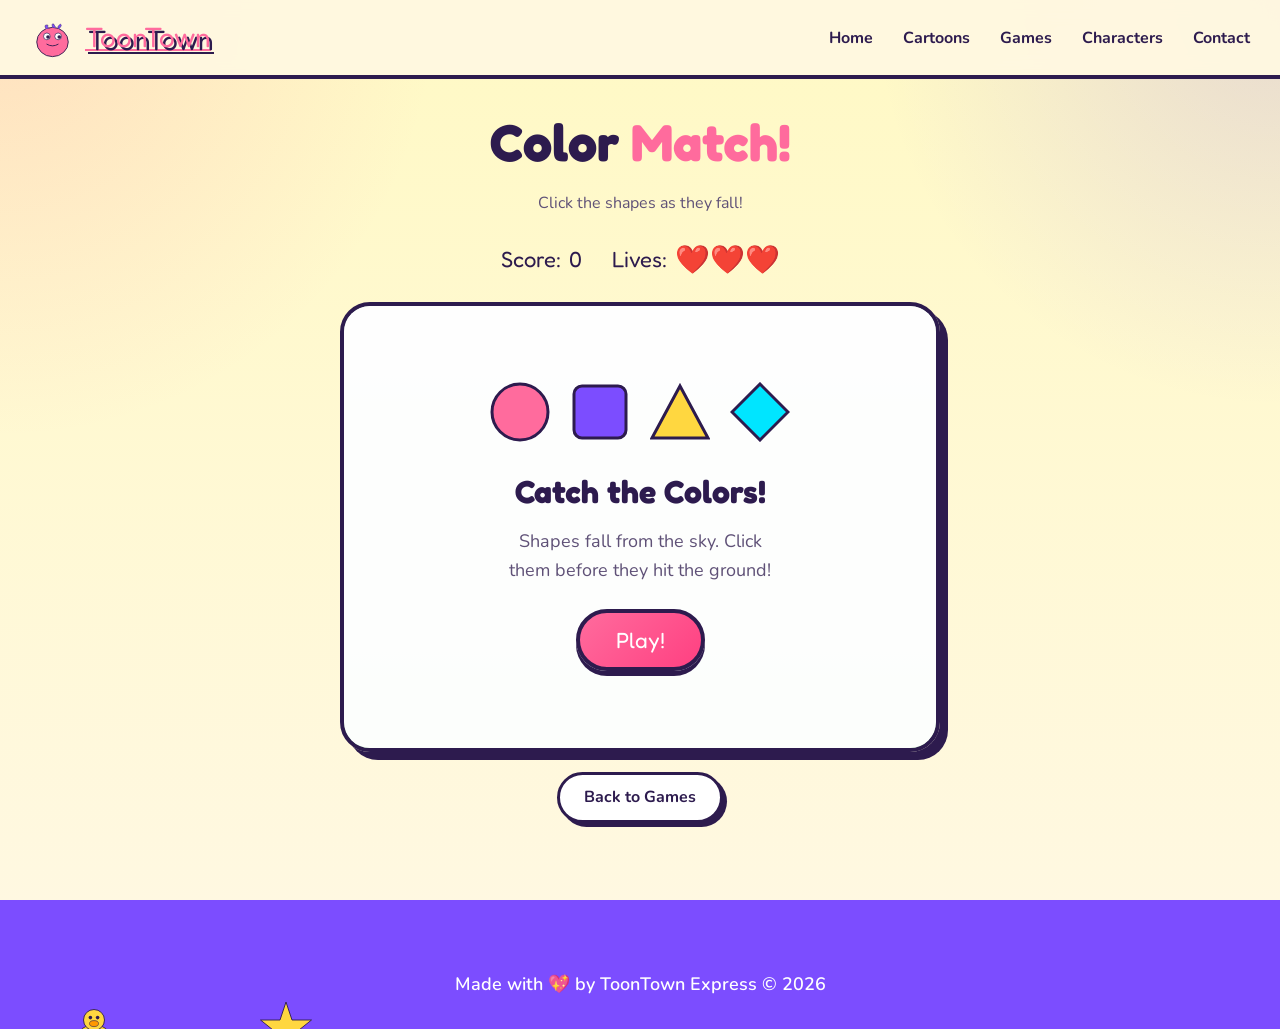
<file: color.html>
<!DOCTYPE html>
<html lang="en">
<head>
  <meta charset="UTF-8">
  <meta name="viewport" content="width=device-width, initial-scale=1.0">
  <title>Color Match - ToonTown Express</title>
  <link rel="preconnect" href="https://fonts.googleapis.com">
  <link rel="preconnect" href="https://fonts.gstatic.com" crossorigin>
  <link href="https://fonts.googleapis.com/css2?family=Fredoka+One&family=Nunito:wght@400;600;700&display=swap" rel="stylesheet">
  <link rel="stylesheet" href="css/shared.css">
  <style>
    .color-game {
      padding: 100px 24px 60px;
      min-height: 100vh;
      background:
        radial-gradient(circle at top left, rgba(255, 107, 157, 0.18), transparent 28%),
        radial-gradient(circle at top right, rgba(124, 77, 255, 0.18), transparent 26%),
        linear-gradient(180deg, #fff9c4 0%, #fff8e1 100%);
      display: flex;
      flex-direction: column;
      align-items: center;
    }

    .color-header {
      text-align: center;
      margin-bottom: 20px;
    }

    .color-header h1 {
      font-family: 'Fredoka One', cursive;
      font-size: clamp(36px, 6vw, 52px);
      color: var(--dark);
      margin-bottom: 8px;
    }

    .color-header h1 span {
      color: var(--primary);
    }

    .color-header p {
      color: #5f5177;
      font-size: 16px;
    }

    .color-hud {
      display: flex;
      gap: 30px;
      margin-bottom: 20px;
    }

    .color-hud-item {
      display: flex;
      align-items: center;
      gap: 8px;
      font-family: 'Fredoka One', cursive;
      font-size: 22px;
      color: var(--dark);
    }

    .color-heart {
      font-size: 28px;
      transition: transform 0.3s;
    }

    .color-heart.lost {
      opacity: 0.3;
      transform: scale(0.8);
    }

    .color-arena {
      position: relative;
      width: 100%;
      max-width: 600px;
      height: 450px;
      background: linear-gradient(180deg, #e8f5e9 0%, #c8e6c9 100%);
      border: 4px solid var(--dark);
      border-radius: 30px;
      box-shadow: 8px 8px 0 var(--dark);
      overflow: hidden;
    }

    .color-shape {
      position: absolute;
      width: 70px;
      height: 70px;
      cursor: pointer;
      transition: transform 0.15s;
      animation: shapeFloat 1s ease-in-out infinite;
    }

    .color-shape:hover {
      transform: scale(1.15);
    }

    .color-shape svg {
      width: 100%;
      height: 100%;
      filter: drop-shadow(3px 3px 0 rgba(45, 27, 78, 0.2));
    }

    .color-shape.sparkle {
      animation: sparkle 0.5s ease-out forwards;
    }

    @keyframes shapeFloat {
      0%, 100% { transform: translateY(0); }
      50% { transform: translateY(-5px); }
    }

    @keyframes sparkle {
      0% { transform: scale(1); opacity: 1; }
      50% { transform: scale(1.5); opacity: 0.8; }
      100% { transform: scale(0); opacity: 0; }
    }

    .score-popup {
      position: absolute;
      font-family: 'Fredoka One', cursive;
      font-size: 28px;
      color: var(--primary);
      text-shadow: 2px 2px 0 var(--dark);
      animation: popUp 1s ease-out forwards;
      pointer-events: none;
    }

    .color-wrong {
      position: absolute;
      font-size: 36px;
      animation: popUp 0.5s ease-out forwards;
      pointer-events: none;
    }

    @keyframes popUp {
      0% { transform: translateY(0) scale(1); opacity: 1; }
      100% { transform: translateY(-40px) scale(1.2); opacity: 0; }
    }

    /* Start Screen */
    .color-start-screen {
      position: absolute;
      inset: 0;
      background: rgba(255, 255, 255, 0.95);
      display: flex;
      flex-direction: column;
      align-items: center;
      justify-content: center;
      border-radius: 26px;
      z-index: 10;
    }

    .color-start-screen.hidden {
      display: none;
    }

    .color-shapes-demo {
      display: flex;
      gap: 20px;
      margin-bottom: 24px;
    }

    .color-shapes-demo .demo-shape {
      width: 60px;
      height: 60px;
      animation: bounce 0.6s ease-in-out infinite;
    }

    .color-shapes-demo .demo-shape:nth-child(2) {
      animation-delay: 0.1s;
    }

    .color-shapes-demo .demo-shape:nth-child(3) {
      animation-delay: 0.2s;
    }

    .color-shapes-demo .demo-shape:nth-child(4) {
      animation-delay: 0.3s;
    }

    @keyframes bounce {
      0%, 100% { transform: translateY(0); }
      50% { transform: translateY(-15px); }
    }

    .color-start-screen h2 {
      font-family: 'Fredoka One', cursive;
      font-size: 32px;
      color: var(--dark);
      margin-bottom: 10px;
    }

    .color-start-screen p {
      color: #5f5177;
      margin-bottom: 24px;
      text-align: center;
      max-width: 280px;
    }

    .color-start-btn {
      padding: 14px 36px;
      font-family: 'Fredoka One', cursive;
      font-size: 22px;
      color: var(--white);
      background: linear-gradient(135deg, var(--primary) 0%, #ff4081 100%);
      border: 4px solid var(--dark);
      border-radius: 50px;
      box-shadow: 0 5px 0 var(--dark);
      cursor: pointer;
      transition: transform 0.2s, box-shadow 0.2s;
    }

    .color-start-btn:hover {
      transform: translateY(-3px);
      box-shadow: 0 8px 0 var(--dark);
    }

    .color-start-btn:active {
      transform: translateY(2px);
      box-shadow: 0 2px 0 var(--dark);
    }

    /* Game Over Screen */
    .color-game-over {
      position: absolute;
      inset: 0;
      background: rgba(255, 255, 255, 0.95);
      display: none;
      flex-direction: column;
      align-items: center;
      justify-content: center;
      border-radius: 26px;
      z-index: 10;
    }

    .color-game-over.active {
      display: flex;
      animation: popIn 0.3s cubic-bezier(0.175, 0.885, 0.32, 1.275);
    }

    @keyframes popIn {
      0% { transform: scale(0.8); opacity: 0; }
      100% { transform: scale(1); opacity: 1; }
    }

    .color-game-over h2 {
      font-family: 'Fredoka One', cursive;
      font-size: 38px;
      color: var(--secondary);
      margin-bottom: 10px;
    }

    .color-game-over .final-score {
      font-size: 20px;
      color: var(--dark);
      margin-bottom: 24px;
    }

    .color-restart-btn {
      padding: 14px 36px;
      font-family: 'Fredoka One', cursive;
      font-size: 20px;
      color: var(--white);
      background: linear-gradient(135deg, var(--secondary) 0%, #651fff 100%);
      border: 4px solid var(--dark);
      border-radius: 50px;
      box-shadow: 0 5px 0 var(--dark);
      cursor: pointer;
      transition: transform 0.2s, box-shadow 0.2s;
    }

    .color-restart-btn:hover {
      transform: translateY(-3px);
      box-shadow: 0 8px 0 var(--dark);
    }

    .color-restart-btn:active {
      transform: translateY(2px);
      box-shadow: 0 2px 0 var(--dark);
    }

    /* Back Button */
    .game-back-btn {
      margin-top: 20px;
      padding: 10px 24px;
      font-family: 'Nunito', sans-serif;
      font-size: 16px;
      font-weight: 700;
      color: var(--dark);
      background: var(--white);
      border: 3px solid var(--dark);
      border-radius: 50px;
      box-shadow: 4px 4px 0 var(--dark);
      cursor: pointer;
      text-decoration: none;
      transition: transform 0.2s, box-shadow 0.2s;
    }

    .game-back-btn:hover {
      transform: translateY(-2px);
      box-shadow: 6px 6px 0 var(--dark);
    }

    /* Responsive */
    @media (max-width: 640px) {
      .color-arena {
        height: 380px;
      }

      .color-shape {
        width: 55px;
        height: 55px;
      }

      .color-hud {
        gap: 20px;
      }
    }
  </style>
</head>
<body>
  <!-- Navbar -->
  <nav>
    <a href="index.html" class="logo">
      <div class="logo-character">
        <svg viewBox="0 0 200 200" xmlns="http://www.w3.org/2000/svg">
          <ellipse cx="100" cy="120" rx="70" ry="65" fill="#FF6B9D" stroke="#2D1B4E" stroke-width="4"/>
          <circle cx="75" cy="95" r="15" fill="#FFF" stroke="#2D1B4E" stroke-width="3"/>
          <circle cx="125" cy="95" r="15" fill="#FFF" stroke="#2D1B4E" stroke-width="3"/>
          <circle cx="80" cy="98" r="8" fill="#2D1B4E"/>
          <circle cx="130" cy="98" r="8" fill="#2D1B4E"/>
          <path d="M 75 130 Q 100 145 125 130" fill="none" stroke="#2D1B4E" stroke-width="4" stroke-linecap="round"/>
          <path d="M 70 60 Q 60 40 80 45 Q 75 55 85 60" fill="#7C4DFF" stroke="#2D1B4E" stroke-width="2"/>
          <path d="M 100 55 Q 95 35 105 40 Q 110 50 115 55" fill="#7C4DFF" stroke="#2D1B4E" stroke-width="2"/>
          <path d="M 130 60 Q 145 45 135 40 Q 120 50 125 60" fill="#7C4DFF" stroke="#2D1B4E" stroke-width="2"/>
        </svg>
      </div>
      ToonTown
    </a>
    <ul class="nav-links">
      <li><a href="index.html">Home</a></li>
      <li><a href="cartoons.html">Cartoons</a></li>
      <li><a href="games.html">Games</a></li>
      <li><a href="characters.html">Characters</a></li>
      <li><a href="contact.html">Contact</a></li>
    </ul>
    <div class="menu-toggle" onclick="toggleMenu()">
      <span></span>
      <span></span>
      <span></span>
    </div>
  </nav>

  <!-- Color Match Game -->
  <section class="color-game">
    <div class="color-header">
      <h1>Color <span>Match!</span></h1>
      <p>Click the shapes as they fall!</p>
    </div>

    <div class="color-hud">
      <div class="color-hud-item">
        <span>Score:</span>
        <span class="color-score">0</span>
      </div>
      <div class="color-hud-item">
        <span>Lives:</span>
        <span class="color-lives"></span>
      </div>
    </div>

    <div class="color-arena">
      <!-- Start Screen -->
      <div class="color-start-screen">
        <div class="color-shapes-demo">
          <div class="demo-shape">
            <svg viewBox="0 0 60 60"><circle cx="30" cy="30" r="28" fill="#FF6B9D" stroke="#2D1B4E" stroke-width="3"/></svg>
          </div>
          <div class="demo-shape">
            <svg viewBox="0 0 60 60"><rect x="4" y="4" width="52" height="52" rx="8" fill="#7C4DFF" stroke="#2D1B4E" stroke-width="3"/></svg>
          </div>
          <div class="demo-shape">
            <svg viewBox="0 0 60 60"><polygon points="30,4 58,56 2,56" fill="#FFD740" stroke="#2D1B4E" stroke-width="3"/></svg>
          </div>
          <div class="demo-shape">
            <svg viewBox="0 0 60 60"><polygon points="30,2 58,30 30,58 2,30" fill="#00E5FF" stroke="#2D1B4E" stroke-width="3"/></svg>
          </div>
        </div>
        <h2>Catch the Colors!</h2>
        <p>Shapes fall from the sky. Click them before they hit the ground!</p>
        <button class="color-start-btn">Play!</button>
      </div>

      <!-- Game Over Screen -->
      <div class="color-game-over">
        <h2>Game Over!</h2>
        <p class="final-score">You matched 0 colors!</p>
        <button class="color-restart-btn">Play Again!</button>
      </div>
    </div>

    <a href="games.html" class="game-back-btn">Back to Games</a>
  </section>

  <!-- Footer -->
  <footer>
    <div class="footer-character">
      <svg viewBox="0 0 200 200" xmlns="http://www.w3.org/2000/svg">
        <ellipse cx="100" cy="130" rx="55" ry="45" fill="#FFD740" stroke="#2D1B4E" stroke-width="3"/>
        <circle cx="100" cy="70" r="35" fill="#FFD740" stroke="#2D1B4E" stroke-width="3"/>
        <circle cx="88" cy="62" r="6" fill="#2D1B4E"/>
        <circle cx="112" cy="62" r="6" fill="#2D1B4E"/>
        <ellipse cx="100" cy="82" rx="15" ry="10" fill="#FF9800" stroke="#2D1B4E" stroke-width="2"/>
      </svg>
    </div>
    <div class="footer-character">
      <svg viewBox="0 0 200 200" xmlns="http://www.w3.org/2000/svg">
        <polygon points="100,10 120,70 185,70 135,110 155,175 100,140 45,175 65,110 15,70 80,70" fill="#FFD740" stroke="#2D1B4E" stroke-width="3"/>
      </svg>
    </div>
    <p>Made with 💖 by ToonTown Express © 2026</p>
  </footer>

  <script src="js/shared.js"></script>
  <script src="js/color.js"></script>
</body>
</html>
</file>
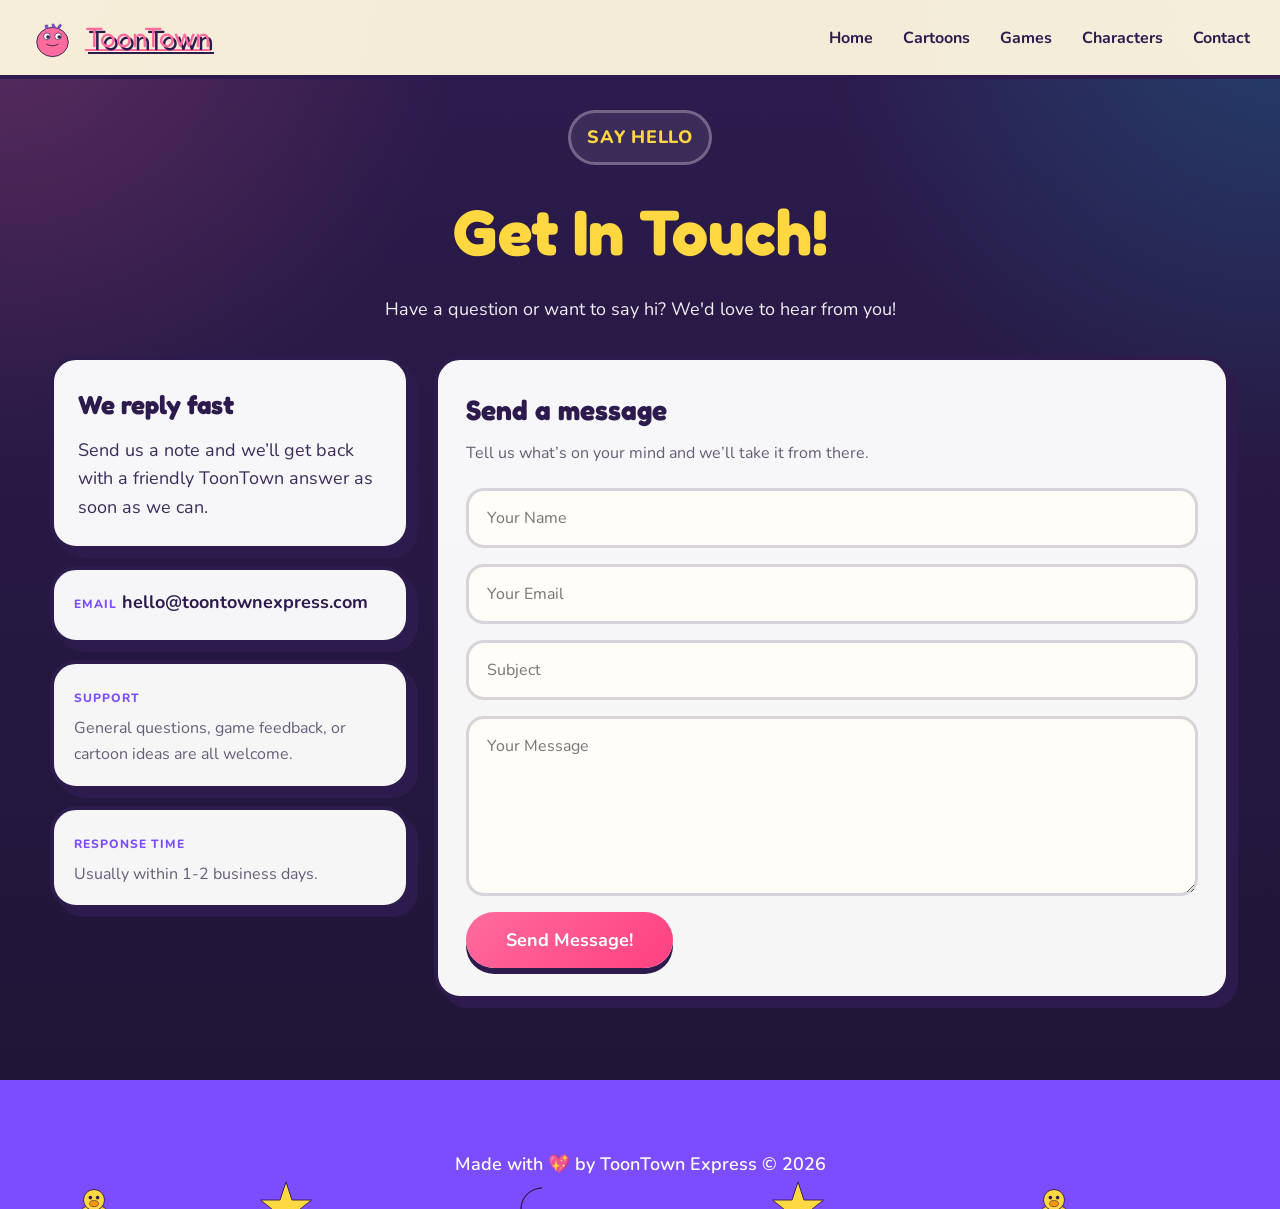
<file: contact.html>
<!DOCTYPE html>
<html lang="en">
<head>
  <meta charset="UTF-8">
  <meta name="viewport" content="width=device-width, initial-scale=1.0">
  <title>Contact - ToonTown Express</title>
  <link rel="preconnect" href="https://fonts.googleapis.com">
  <link rel="preconnect" href="https://fonts.gstatic.com" crossorigin>
  <link href="https://fonts.googleapis.com/css2?family=Fredoka+One&family=Nunito:wght@400;600;700&display=swap" rel="stylesheet">
  <link rel="stylesheet" href="css/shared.css">
  <link rel="stylesheet" href="css/contact.css">
</head>
<body>
  <!-- Navbar -->
  <nav>
    <a href="index.html" class="logo">
      <div class="logo-character">
        <svg viewBox="0 0 200 200" xmlns="http://www.w3.org/2000/svg">
          <ellipse cx="100" cy="120" rx="70" ry="65" fill="#FF6B9D" stroke="#2D1B4E" stroke-width="4"/>
          <circle cx="75" cy="95" r="15" fill="#FFF" stroke="#2D1B4E" stroke-width="3"/>
          <circle cx="125" cy="95" r="15" fill="#FFF" stroke="#2D1B4E" stroke-width="3"/>
          <circle cx="80" cy="98" r="8" fill="#2D1B4E"/>
          <circle cx="130" cy="98" r="8" fill="#2D1B4E"/>
          <path d="M 75 130 Q 100 145 125 130" fill="none" stroke="#2D1B4E" stroke-width="4" stroke-linecap="round"/>
          <path d="M 70 60 Q 60 40 80 45 Q 75 55 85 60" fill="#7C4DFF" stroke="#2D1B4E" stroke-width="2"/>
          <path d="M 100 55 Q 95 35 105 40 Q 110 50 115 55" fill="#7C4DFF" stroke="#2D1B4E" stroke-width="2"/>
          <path d="M 130 60 Q 145 45 135 40 Q 120 50 125 60" fill="#7C4DFF" stroke="#2D1B4E" stroke-width="2"/>
        </svg>
      </div>
      ToonTown
    </a>
    <ul class="nav-links">
      <li><a href="index.html">Home</a></li>
      <li><a href="cartoons.html">Cartoons</a></li>
      <li><a href="games.html">Games</a></li>
      <li><a href="characters.html">Characters</a></li>
      <li><a href="contact.html">Contact</a></li>
    </ul>
    <div class="menu-toggle" onclick="toggleMenu()">
      <span></span>
      <span></span>
      <span></span>
    </div>
  </nav>

  <!-- Contact Section -->
  <section class="contact" id="contact">
    <div class="contact-shell">
      <div class="contact-intro">
        <div class="contact-kicker">Say hello</div>
        <h2>Get In Touch!</h2>
        <p>Have a question or want to say hi? We'd love to hear from you!</p>
      </div>

      <div class="contact-layout">
        <aside class="contact-sidebar">
          <div class="contact-card contact-blurb">
            <h3>We reply fast</h3>
            <p>Send us a note and we’ll get back with a friendly ToonTown answer as soon as we can.</p>
          </div>
          <div class="contact-card contact-detail">
            <span class="contact-label">Email</span>
            <a href="mailto:hello@toontownexpress.com">hello@toontownexpress.com</a>
          </div>
          <div class="contact-card contact-detail">
            <span class="contact-label">Support</span>
            <p>General questions, game feedback, or cartoon ideas are all welcome.</p>
          </div>
          <div class="contact-card contact-detail">
            <span class="contact-label">Response time</span>
            <p>Usually within 1-2 business days.</p>
          </div>
        </aside>

        <form class="contact-form contact-card" onsubmit="handleSubmit(event)">
          <div class="form-heading">
            <h3>Send a message</h3>
            <p>Tell us what’s on your mind and we’ll take it from there.</p>
          </div>
          <input type="text" placeholder="Your Name" required>
          <input type="email" placeholder="Your Email" required>
          <input type="text" placeholder="Subject">
          <textarea placeholder="Your Message"></textarea>
          <button type="submit" class="btn btn-primary">Send Message!</button>
        </form>
      </div>
    </div>
  </section>

  <!-- Footer -->
  <footer>
    <div class="footer-character">
      <svg viewBox="0 0 200 200" xmlns="http://www.w3.org/2000/svg">
        <ellipse cx="100" cy="130" rx="55" ry="45" fill="#FFD740" stroke="#2D1B4E" stroke-width="3"/>
        <circle cx="100" cy="70" r="35" fill="#FFD740" stroke="#2D1B4E" stroke-width="3"/>
        <circle cx="88" cy="62" r="6" fill="#2D1B4E"/>
        <circle cx="112" cy="62" r="6" fill="#2D1B4E"/>
        <ellipse cx="100" cy="82" rx="15" ry="10" fill="#FF9800" stroke="#2D1B4E" stroke-width="2"/>
      </svg>
    </div>
    <div class="footer-character">
      <svg viewBox="0 0 200 200" xmlns="http://www.w3.org/2000/svg">
        <polygon points="100,10 120,70 185,70 135,110 155,175 100,140 45,175 65,110 15,70 80,70" fill="#FFD740" stroke="#2D1B4E" stroke-width="3"/>
      </svg>
    </div>
    <div class="footer-character">
      <svg viewBox="0 0 200 200" xmlns="http://www.w3.org/2000/svg">
        <path d="M 100 30 A 70 70 0 1 0 100 170 A 50 50 0 1 1 100 30" fill="#FFE082" stroke="#2D1B4E" stroke-width="3"/>
      </svg>
    </div>
    <div class="footer-character">
      <svg viewBox="0 0 200 200" xmlns="http://www.w3.org/2000/svg">
        <polygon points="100,10 120,70 185,70 135,110 155,175 100,140 45,175 65,110 15,70 80,70" fill="#FFD740" stroke="#2D1B4E" stroke-width="3"/>
      </svg>
    </div>
    <div class="footer-character">
      <svg viewBox="0 0 200 200" xmlns="http://www.w3.org/2000/svg">
        <ellipse cx="100" cy="130" rx="55" ry="45" fill="#FFD740" stroke="#2D1B4E" stroke-width="3"/>
        <circle cx="100" cy="70" r="35" fill="#FFD740" stroke="#2D1B4E" stroke-width="3"/>
        <circle cx="88" cy="62" r="6" fill="#2D1B4E"/>
        <circle cx="112" cy="62" r="6" fill="#2D1B4E"/>
        <ellipse cx="100" cy="82" rx="15" ry="10" fill="#FF9800" stroke="#2D1B4E" stroke-width="2"/>
      </svg>
    </div>
    <p>Made with 💖 by ToonTown Express © 2026</p>
  </footer>

  <script src="js/shared.js"></script>
</body>
</html>
</file>
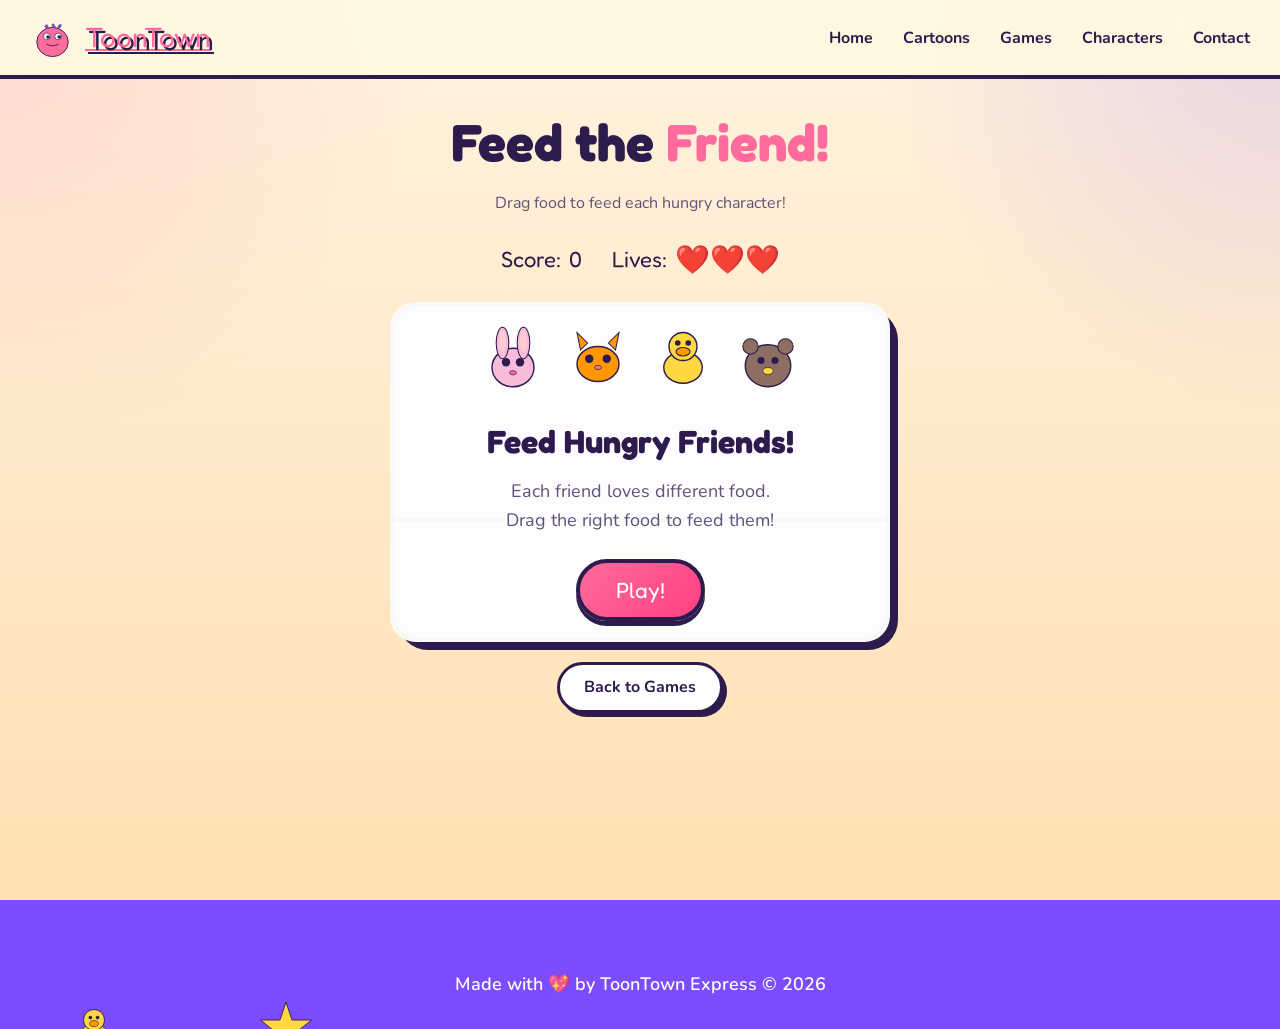
<file: feed.html>
<!DOCTYPE html>
<html lang="en">
<head>
  <meta charset="UTF-8">
  <meta name="viewport" content="width=device-width, initial-scale=1.0">
  <title>Feed the Friend - ToonTown Express</title>
  <link rel="preconnect" href="https://fonts.googleapis.com">
  <link rel="preconnect" href="https://fonts.gstatic.com" crossorigin>
  <link href="https://fonts.googleapis.com/css2?family=Fredoka+One&family=Nunito:wght@400;600;700&display=swap" rel="stylesheet">
  <link rel="stylesheet" href="css/shared.css">
  <style>
    .feed-game {
      padding: 100px 24px 60px;
      min-height: 100vh;
      background:
        radial-gradient(circle at top left, rgba(255, 107, 157, 0.18), transparent 28%),
        radial-gradient(circle at top right, rgba(124, 77, 255, 0.18), transparent 26%),
        linear-gradient(180deg, #fff3e0 0%, #ffe0b2 100%);
      display: flex;
      flex-direction: column;
      align-items: center;
    }

    .feed-header {
      text-align: center;
      margin-bottom: 20px;
    }

    .feed-header h1 {
      font-family: 'Fredoka One', cursive;
      font-size: clamp(36px, 6vw, 52px);
      color: var(--dark);
      margin-bottom: 8px;
    }

    .feed-header h1 span {
      color: var(--primary);
    }

    .feed-header p {
      color: #5f5177;
      font-size: 16px;
    }

    .feed-hud {
      display: flex;
      gap: 30px;
      margin-bottom: 20px;
    }

    .feed-hud-item {
      display: flex;
      align-items: center;
      gap: 8px;
      font-family: 'Fredoka One', cursive;
      font-size: 22px;
      color: var(--dark);
    }

    .feed-heart {
      font-size: 28px;
      transition: transform 0.3s;
    }

    .feed-heart.lost {
      opacity: 0.3;
      transform: scale(0.8);
    }

    .feed-arena {
      position: relative;
      width: 100%;
      max-width: 500px;
      display: flex;
      flex-direction: column;
      align-items: center;
    }

    .feed-character-area {
      width: 100%;
      height: 220px;
      background: linear-gradient(180deg, #e1bee7 0%, #ce93d8 100%);
      border: 4px solid var(--dark);
      border-radius: 30px 30px 0 0;
      box-shadow: 8px 8px 0 var(--dark);
      display: flex;
      align-items: center;
      justify-content: center;
    }

    .feed-character {
      display: flex;
      align-items: center;
      justify-content: center;
      transition: transform 0.3s;
    }

    .feed-character svg {
      width: 140px;
      height: 140px;
      filter: drop-shadow(4px 4px 0 rgba(45, 27, 78, 0.2));
    }

    .feed-food-tray {
      width: 100%;
      height: 120px;
      background: linear-gradient(180deg, #c8e6c9 0%, #a5d6a7 100%);
      border: 4px solid var(--dark);
      border-top: none;
      border-radius: 0 0 30px 30px;
      box-shadow: 8px 8px 0 var(--dark);
      display: flex;
      align-items: center;
      justify-content: center;
      gap: 20px;
      padding: 10px 20px;
    }

    .feed-food-item {
      cursor: grab;
      transition: transform 0.2s;
      animation: foodBounce 1s ease-in-out infinite;
    }

    .feed-food-item:hover {
      transform: scale(1.2);
    }

    .feed-food-item:active {
      cursor: grabbing;
    }

    .feed-food-item svg {
      width: 60px;
      height: 60px;
      filter: drop-shadow(2px 2px 0 rgba(45, 27, 78, 0.2));
    }

    @keyframes foodBounce {
      0%, 100% { transform: translateY(0); }
      50% { transform: translateY(-8px); }
    }

    .feed-food-item:nth-child(2) {
      animation-delay: 0.15s;
    }

    .feed-food-item:nth-child(3) {
      animation-delay: 0.3s;
    }

    .feed-star {
      position: absolute;
      font-family: 'Fredoka One', cursive;
      animation: popUp 1s ease-out forwards;
      pointer-events: none;
    }

    @keyframes popUp {
      0% { transform: translate(-50%, -50%) scale(0.5); opacity: 0; }
      50% { transform: translate(-50%, -50%) scale(1.2); opacity: 1; }
      100% { transform: translate(-50%, -80%) scale(1); opacity: 0; }
    }

    .feed-wrong {
      position: absolute;
      font-size: 48px;
      animation: shake 0.5s ease-out;
      pointer-events: none;
    }

    @keyframes shake {
      0%, 100% { transform: translateX(0); }
      25% { transform: translateX(-10px); }
      75% { transform: translateX(10px); }
    }

    .feed-hint {
      margin-top: 15px;
      padding: 10px 20px;
      background: rgba(255, 255, 255, 0.9);
      border: 3px solid var(--dark);
      border-radius: 20px;
      font-size: 15px;
      color: var(--dark);
      text-align: center;
    }

    .feed-hint strong {
      color: var(--primary);
    }

    /* Start Screen */
    .feed-start-screen {
      position: absolute;
      inset: 0;
      background: rgba(255, 255, 255, 0.97);
      display: flex;
      flex-direction: column;
      align-items: center;
      justify-content: center;
      border-radius: 26px;
      z-index: 10;
    }

    .feed-start-screen.hidden {
      display: none;
    }

    .feed-characters-demo {
      display: flex;
      gap: 15px;
      margin-bottom: 24px;
    }

    .feed-characters-demo .demo-char {
      width: 70px;
      height: 70px;
      animation: bounce 0.6s ease-in-out infinite;
    }

    .feed-characters-demo .demo-char:nth-child(2) {
      animation-delay: 0.15s;
    }

    .feed-characters-demo .demo-char:nth-child(3) {
      animation-delay: 0.3s;
    }

    .feed-characters-demo .demo-char:nth-child(4) {
      animation-delay: 0.45s;
    }

    @keyframes bounce {
      0%, 100% { transform: translateY(0); }
      50% { transform: translateY(-12px); }
    }

    .feed-start-screen h2 {
      font-family: 'Fredoka One', cursive;
      font-size: 32px;
      color: var(--dark);
      margin-bottom: 10px;
    }

    .feed-start-screen p {
      color: #5f5177;
      margin-bottom: 24px;
      text-align: center;
      max-width: 280px;
    }

    .feed-start-btn {
      padding: 14px 36px;
      font-family: 'Fredoka One', cursive;
      font-size: 22px;
      color: var(--white);
      background: linear-gradient(135deg, var(--primary) 0%, #ff4081 100%);
      border: 4px solid var(--dark);
      border-radius: 50px;
      box-shadow: 0 5px 0 var(--dark);
      cursor: pointer;
      transition: transform 0.2s, box-shadow 0.2s;
    }

    .feed-start-btn:hover {
      transform: translateY(-3px);
      box-shadow: 0 8px 0 var(--dark);
    }

    .feed-start-btn:active {
      transform: translateY(2px);
      box-shadow: 0 2px 0 var(--dark);
    }

    /* Game Over Screen */
    .feed-game-over {
      position: absolute;
      inset: 0;
      background: rgba(255, 255, 255, 0.97);
      display: none;
      flex-direction: column;
      align-items: center;
      justify-content: center;
      border-radius: 26px;
      z-index: 10;
    }

    .feed-game-over.active {
      display: flex;
      animation: popIn 0.3s cubic-bezier(0.175, 0.885, 0.32, 1.275);
    }

    @keyframes popIn {
      0% { transform: scale(0.8); opacity: 0; }
      100% { transform: scale(1); opacity: 1; }
    }

    .feed-game-over h2 {
      font-family: 'Fredoka One', cursive;
      font-size: 38px;
      color: var(--secondary);
      margin-bottom: 10px;
    }

    .feed-game-over .final-score {
      font-size: 20px;
      color: var(--dark);
      margin-bottom: 24px;
    }

    .feed-restart-btn {
      padding: 14px 36px;
      font-family: 'Fredoka One', cursive;
      font-size: 20px;
      color: var(--white);
      background: linear-gradient(135deg, var(--secondary) 0%, #651fff 100%);
      border: 4px solid var(--dark);
      border-radius: 50px;
      box-shadow: 0 5px 0 var(--dark);
      cursor: pointer;
      transition: transform 0.2s, box-shadow 0.2s;
    }

    .feed-restart-btn:hover {
      transform: translateY(-3px);
      box-shadow: 0 8px 0 var(--dark);
    }

    .feed-restart-btn:active {
      transform: translateY(2px);
      box-shadow: 0 2px 0 var(--dark);
    }

    /* Back Button */
    .game-back-btn {
      margin-top: 20px;
      padding: 10px 24px;
      font-family: 'Nunito', sans-serif;
      font-size: 16px;
      font-weight: 700;
      color: var(--dark);
      background: var(--white);
      border: 3px solid var(--dark);
      border-radius: 50px;
      box-shadow: 4px 4px 0 var(--dark);
      cursor: pointer;
      text-decoration: none;
      transition: transform 0.2s, box-shadow 0.2s;
    }

    .game-back-btn:hover {
      transform: translateY(-2px);
      box-shadow: 6px 6px 0 var(--dark);
    }

    /* Responsive */
    @media (max-width: 540px) {
      .feed-character-area {
        height: 180px;
      }

      .feed-character svg {
        width: 110px;
        height: 110px;
      }

      .feed-food-tray {
        height: 100px;
        gap: 12px;
      }

      .feed-food-item svg {
        width: 50px;
        height: 50px;
      }

      .feed-hud {
        gap: 20px;
      }
    }
  </style>
</head>
<body>
  <!-- Navbar -->
  <nav>
    <a href="index.html" class="logo">
      <div class="logo-character">
        <svg viewBox="0 0 200 200" xmlns="http://www.w3.org/2000/svg">
          <ellipse cx="100" cy="120" rx="70" ry="65" fill="#FF6B9D" stroke="#2D1B4E" stroke-width="4"/>
          <circle cx="75" cy="95" r="15" fill="#FFF" stroke="#2D1B4E" stroke-width="3"/>
          <circle cx="125" cy="95" r="15" fill="#FFF" stroke="#2D1B4E" stroke-width="3"/>
          <circle cx="80" cy="98" r="8" fill="#2D1B4E"/>
          <circle cx="130" cy="98" r="8" fill="#2D1B4E"/>
          <path d="M 75 130 Q 100 145 125 130" fill="none" stroke="#2D1B4E" stroke-width="4" stroke-linecap="round"/>
          <path d="M 70 60 Q 60 40 80 45 Q 75 55 85 60" fill="#7C4DFF" stroke="#2D1B4E" stroke-width="2"/>
          <path d="M 100 55 Q 95 35 105 40 Q 110 50 115 55" fill="#7C4DFF" stroke="#2D1B4E" stroke-width="2"/>
          <path d="M 130 60 Q 145 45 135 40 Q 120 50 125 60" fill="#7C4DFF" stroke="#2D1B4E" stroke-width="2"/>
        </svg>
      </div>
      ToonTown
    </a>
    <ul class="nav-links">
      <li><a href="index.html">Home</a></li>
      <li><a href="cartoons.html">Cartoons</a></li>
      <li><a href="games.html">Games</a></li>
      <li><a href="characters.html">Characters</a></li>
      <li><a href="contact.html">Contact</a></li>
    </ul>
    <div class="menu-toggle" onclick="toggleMenu()">
      <span></span>
      <span></span>
      <span></span>
    </div>
  </nav>

  <!-- Feed the Friend Game -->
  <section class="feed-game">
    <div class="feed-header">
      <h1>Feed the <span>Friend!</span></h1>
      <p>Drag food to feed each hungry character!</p>
    </div>

    <div class="feed-hud">
      <div class="feed-hud-item">
        <span>Score:</span>
        <span class="feed-score">0</span>
      </div>
      <div class="feed-hud-item">
        <span>Lives:</span>
        <span class="feed-lives"></span>
      </div>
    </div>

    <div class="feed-arena">
      <!-- Start Screen -->
      <div class="feed-start-screen">
        <div class="feed-characters-demo">
          <div class="demo-char">
            <svg viewBox="0 0 200 200" xmlns="http://www.w3.org/2000/svg">
              <ellipse cx="100" cy="130" rx="60" ry="55" fill="#F8BBD9" stroke="#2D1B4E" stroke-width="4"/>
              <ellipse cx="70" cy="60" rx="18" ry="45" fill="#F8BBD9" stroke="#2D1B4E" stroke-width="3"/>
              <ellipse cx="130" cy="60" rx="18" ry="45" fill="#F8BBD9" stroke="#2D1B4E" stroke-width="3"/>
              <ellipse cx="70" cy="55" rx="10" ry="30" fill="#FFCDD2"/>
              <ellipse cx="130" cy="55" rx="10" ry="30" fill="#FFCDD2"/>
              <circle cx="80" cy="115" r="12" fill="#2D1B4E"/>
              <circle cx="120" cy="115" r="12" fill="#2D1B4E"/>
              <ellipse cx="100" cy="145" rx="10" ry="6" fill="#FF6B9D" stroke="#2D1B4E" stroke-width="2"/>
            </svg>
          </div>
          <div class="demo-char">
            <svg viewBox="0 0 200 200" xmlns="http://www.w3.org/2000/svg">
              <ellipse cx="100" cy="120" rx="60" ry="50" fill="#FF9800" stroke="#2D1B4E" stroke-width="4"/>
              <polygon points="50,80 40,30 70,60" fill="#FF9800" stroke="#2D1B4E" stroke-width="3"/>
              <polygon points="150,80 160,30 130,60" fill="#FF9800" stroke="#2D1B4E" stroke-width="3"/>
              <circle cx="75" cy="105" r="12" fill="#2D1B4E"/>
              <circle cx="125" cy="105" r="12" fill="#2D1B4E"/>
              <ellipse cx="100" cy="130" rx="10" ry="6" fill="#FF6B9D" stroke="#2D1B4E" stroke-width="2"/>
            </svg>
          </div>
          <div class="demo-char">
            <svg viewBox="0 0 200 200" xmlns="http://www.w3.org/2000/svg">
              <ellipse cx="100" cy="130" rx="55" ry="45" fill="#FFD740" stroke="#2D1B4E" stroke-width="4"/>
              <circle cx="100" cy="70" r="40" fill="#FFD740" stroke="#2D1B4E" stroke-width="4"/>
              <circle cx="85" cy="60" r="8" fill="#2D1B4E"/>
              <circle cx="115" cy="60" r="8" fill="#2D1B4E"/>
              <ellipse cx="100" cy="85" rx="20" ry="12" fill="#FF9800" stroke="#2D1B4E" stroke-width="3"/>
            </svg>
          </div>
          <div class="demo-char">
            <svg viewBox="0 0 200 200" xmlns="http://www.w3.org/2000/svg">
              <ellipse cx="100" cy="125" rx="65" ry="60" fill="#8D6E63" stroke="#2D1B4E" stroke-width="4"/>
              <circle cx="50" cy="70" r="22" fill="#8D6E63" stroke="#2D1B4E" stroke-width="3"/>
              <circle cx="150" cy="70" r="22" fill="#8D6E63" stroke="#2D1B4E" stroke-width="3"/>
              <circle cx="80" cy="110" r="10" fill="#2D1B4E"/>
              <circle cx="120" cy="110" r="10" fill="#2D1B4E"/>
              <ellipse cx="100" cy="140" rx="15" ry="10" fill="#FFD740" stroke="#2D1B4E" stroke-width="2"/>
            </svg>
          </div>
        </div>
        <h2>Feed Hungry Friends!</h2>
        <p>Each friend loves different food. Drag the right food to feed them!</p>
        <button class="feed-start-btn">Play!</button>
      </div>

      <!-- Game Over Screen -->
      <div class="feed-game-over">
        <h2>Yummy!</h2>
        <p class="final-score">You fed 0 friends!</p>
        <button class="feed-restart-btn">Play Again!</button>
      </div>

      <!-- Character Area -->
      <div class="feed-character-area">
        <div class="feed-character"></div>
      </div>

      <!-- Food Tray -->
      <div class="feed-food-tray"></div>
    </div>

    <a href="games.html" class="game-back-btn">Back to Games</a>
  </section>

  <!-- Footer -->
  <footer>
    <div class="footer-character">
      <svg viewBox="0 0 200 200" xmlns="http://www.w3.org/2000/svg">
        <ellipse cx="100" cy="130" rx="55" ry="45" fill="#FFD740" stroke="#2D1B4E" stroke-width="3"/>
        <circle cx="100" cy="70" r="35" fill="#FFD740" stroke="#2D1B4E" stroke-width="3"/>
        <circle cx="88" cy="62" r="6" fill="#2D1B4E"/>
        <circle cx="112" cy="62" r="6" fill="#2D1B4E"/>
        <ellipse cx="100" cy="82" rx="15" ry="10" fill="#FF9800" stroke="#2D1B4E" stroke-width="2"/>
      </svg>
    </div>
    <div class="footer-character">
      <svg viewBox="0 0 200 200" xmlns="http://www.w3.org/2000/svg">
        <polygon points="100,10 120,70 185,70 135,110 155,175 100,140 45,175 65,110 15,70 80,70" fill="#FFD740" stroke="#2D1B4E" stroke-width="3"/>
      </svg>
    </div>
    <p>Made with 💖 by ToonTown Express © 2026</p>
  </footer>

  <script src="js/shared.js"></script>
  <script src="js/feed.js"></script>
</body>
</html>
</file>
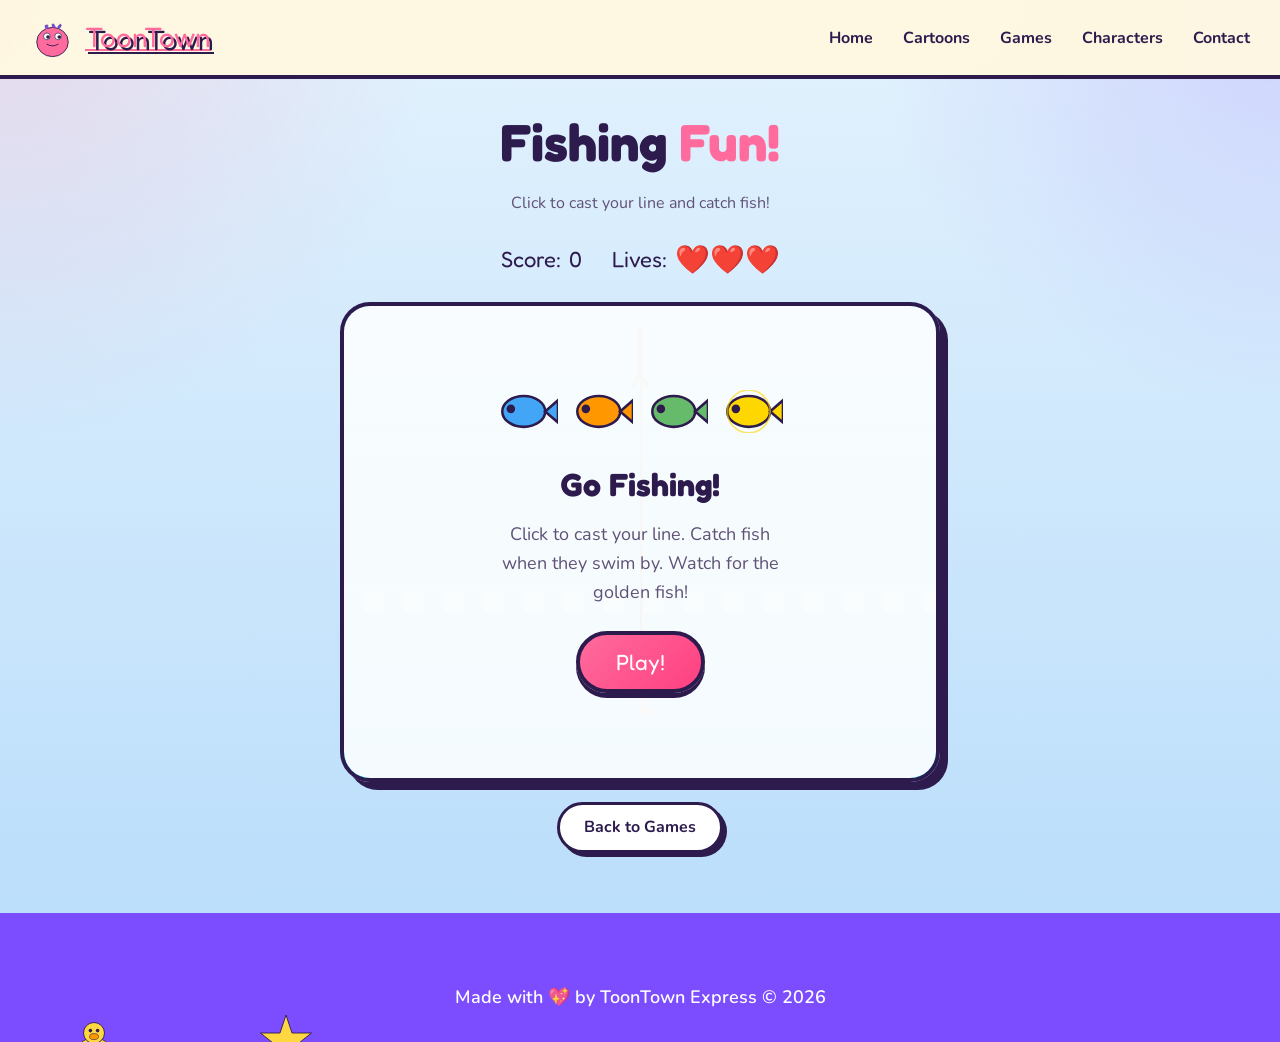
<file: fishing.html>
<!DOCTYPE html>
<html lang="en">
<head>
  <meta charset="UTF-8">
  <meta name="viewport" content="width=device-width, initial-scale=1.0">
  <title>Fishing Fun - ToonTown Express</title>
  <link rel="preconnect" href="https://fonts.googleapis.com">
  <link rel="preconnect" href="https://fonts.gstatic.com" crossorigin>
  <link href="https://fonts.googleapis.com/css2?family=Fredoka+One&family=Nunito:wght@400;600;700&display=swap" rel="stylesheet">
  <link rel="stylesheet" href="css/shared.css">
  <style>
    .fishing-game {
      padding: 100px 24px 60px;
      min-height: 100vh;
      background:
        radial-gradient(circle at top left, rgba(255, 107, 157, 0.18), transparent 28%),
        radial-gradient(circle at top right, rgba(124, 77, 255, 0.18), transparent 26%),
        linear-gradient(180deg, #e3f2fd 0%, #bbdefb 100%);
      display: flex;
      flex-direction: column;
      align-items: center;
    }

    .fishing-header {
      text-align: center;
      margin-bottom: 20px;
    }

    .fishing-header h1 {
      font-family: 'Fredoka One', cursive;
      font-size: clamp(36px, 6vw, 52px);
      color: var(--dark);
      margin-bottom: 8px;
    }

    .fishing-header h1 span {
      color: var(--primary);
    }

    .fishing-header p {
      color: #5f5177;
      font-size: 16px;
    }

    .fishing-hud {
      display: flex;
      gap: 30px;
      margin-bottom: 20px;
    }

    .fishing-hud-item {
      display: flex;
      align-items: center;
      gap: 8px;
      font-family: 'Fredoka One', cursive;
      font-size: 22px;
      color: var(--dark);
    }

    .fishing-heart {
      font-size: 28px;
      transition: transform 0.3s;
    }

    .fishing-heart.lost {
      opacity: 0.3;
      transform: scale(0.8);
    }

    .fishing-arena {
      position: relative;
      width: 100%;
      max-width: 600px;
      height: 480px;
      background: linear-gradient(180deg, #87CEEB 0%, #4FC3F7 30%, #4DD0E1 70%, #26C6DA 100%);
      border: 4px solid var(--dark);
      border-radius: 30px;
      box-shadow: 8px 8px 0 var(--dark);
      overflow: hidden;
      cursor: pointer;
    }

    /* Water effect */
    .fishing-arena::before {
      content: '';
      position: absolute;
      bottom: 0;
      left: 0;
      right: 0;
      height: 40%;
      background: linear-gradient(180deg, rgba(100,181,246,0.5) 0%, rgba(30,136,229,0.6) 100%);
      pointer-events: none;
    }

    /* Waves */
    .fishing-arena::after {
      content: '';
      position: absolute;
      bottom: 35%;
      left: 0;
      right: 0;
      height: 20px;
      background: repeating-linear-gradient(
        90deg,
        transparent,
        transparent 20px,
        rgba(255,255,255,0.3) 20px,
        rgba(255,255,255,0.3) 40px
      );
      animation: waves 3s linear infinite;
      pointer-events: none;
    }

    @keyframes waves {
      0% { transform: translateX(0); }
      100% { transform: translateX(40px); }
    }

    .fishing-rod {
      position: absolute;
      top: 20px;
      left: 50%;
      transform: translateX(-50%);
      z-index: 10;
    }

    .fishing-rod svg {
      width: 20px;
      height: 60px;
    }

    .fishing-line {
      position: absolute;
      top: 75px;
      left: 50%;
      width: 2px;
      height: calc(100% - 150px);
      background: linear-gradient(180deg, #8D6E63, #5D4037);
      transform-origin: top center;
      z-index: 5;
    }

    .fishing-hook {
      position: absolute;
      left: 50%;
      transform: translateX(-50%);
      bottom: 50px;
      z-index: 6;
      transition: bottom 0.1s ease-out;
    }

    .fishing-hook svg {
      width: 30px;
      height: 50px;
    }

    .fishing-fish {
      position: absolute;
      width: 70px;
      height: 50px;
      z-index: 8;
      animation: swim 0.5s ease-in-out infinite alternate;
    }

    .fishing-fish svg {
      width: 100%;
      height: 100%;
      filter: drop-shadow(2px 2px 0 rgba(45, 27, 78, 0.3));
    }

    .fishing-fish.caught {
      animation: caught 0.5s ease-out forwards;
    }

    @keyframes swim {
      0% { transform: translateY(0); }
      100% { transform: translateY(-5px); }
    }

    @keyframes caught {
      0% { transform: scale(1); opacity: 1; }
      50% { transform: scale(1.3) rotate(10deg); }
      100% { transform: scale(0) translateY(-50px); opacity: 0; }
    }

    .fishing-fish.rare svg {
      filter: drop-shadow(0 0 10px rgba(255, 215, 0, 0.8));
    }

    .score-popup {
      position: absolute;
      font-family: 'Fredoka One', cursive;
      font-size: 28px;
      color: var(--secondary);
      text-shadow: 2px 2px 0 var(--dark);
      animation: popUp 1s ease-out forwards;
      pointer-events: none;
      z-index: 20;
    }

    .splash {
      position: absolute;
      font-size: 36px;
      animation: splash 0.8s ease-out forwards;
      pointer-events: none;
      z-index: 15;
    }

    @keyframes popUp {
      0% { transform: translateX(-50%) scale(0.5); opacity: 0; }
      50% { transform: translateX(-50%) scale(1.2); opacity: 1; }
      100% { transform: translateX(-50%) scale(1) translateY(-30px); opacity: 0; }
    }

    @keyframes splash {
      0% { transform: translate(-50%, 0) scale(0.5); opacity: 1; }
      100% { transform: translate(-50%, -40px) scale(1.5); opacity: 0; }
    }

    /* Start Screen */
    .fishing-start-screen {
      position: absolute;
      inset: 0;
      background: rgba(255, 255, 255, 0.95);
      display: flex;
      flex-direction: column;
      align-items: center;
      justify-content: center;
      border-radius: 26px;
      z-index: 20;
    }

    .fishing-start-screen.hidden {
      display: none;
    }

    .fishing-demo {
      display: flex;
      gap: 15px;
      margin-bottom: 24px;
    }

    .fishing-demo .demo-fish {
      width: 60px;
      height: 45px;
      animation: swim 0.4s ease-in-out infinite alternate;
    }

    .fishing-demo .demo-fish:nth-child(2) {
      animation-delay: 0.15s;
    }

    .fishing-demo .demo-fish:nth-child(3) {
      animation-delay: 0.3s;
    }

    .fishing-demo .demo-fish:nth-child(4) {
      animation-delay: 0.45s;
    }

    .fishing-start-screen h2 {
      font-family: 'Fredoka One', cursive;
      font-size: 32px;
      color: var(--dark);
      margin-bottom: 10px;
    }

    .fishing-start-screen p {
      color: #5f5177;
      margin-bottom: 24px;
      text-align: center;
      max-width: 280px;
    }

    .fishing-start-btn {
      padding: 14px 36px;
      font-family: 'Fredoka One', cursive;
      font-size: 22px;
      color: var(--white);
      background: linear-gradient(135deg, var(--primary) 0%, #ff4081 100%);
      border: 4px solid var(--dark);
      border-radius: 50px;
      box-shadow: 0 5px 0 var(--dark);
      cursor: pointer;
      transition: transform 0.2s, box-shadow 0.2s;
    }

    .fishing-start-btn:hover {
      transform: translateY(-3px);
      box-shadow: 0 8px 0 var(--dark);
    }

    .fishing-start-btn:active {
      transform: translateY(2px);
      box-shadow: 0 2px 0 var(--dark);
    }

    /* Game Over Screen */
    .fishing-game-over {
      position: absolute;
      inset: 0;
      background: rgba(255, 255, 255, 0.95);
      display: none;
      flex-direction: column;
      align-items: center;
      justify-content: center;
      border-radius: 26px;
      z-index: 20;
    }

    .fishing-game-over.active {
      display: flex;
      animation: popIn 0.3s cubic-bezier(0.175, 0.885, 0.32, 1.275);
    }

    @keyframes popIn {
      0% { transform: scale(0.8); opacity: 0; }
      100% { transform: scale(1); opacity: 1; }
    }

    .fishing-game-over h2 {
      font-family: 'Fredoka One', cursive;
      font-size: 38px;
      color: var(--secondary);
      margin-bottom: 10px;
    }

    .fishing-game-over .final-score {
      font-size: 20px;
      color: var(--dark);
      margin-bottom: 24px;
    }

    .fishing-restart-btn {
      padding: 14px 36px;
      font-family: 'Fredoka One', cursive;
      font-size: 20px;
      color: var(--white);
      background: linear-gradient(135deg, var(--secondary) 0%, #651fff 100%);
      border: 4px solid var(--dark);
      border-radius: 50px;
      box-shadow: 0 5px 0 var(--dark);
      cursor: pointer;
      transition: transform 0.2s, box-shadow 0.2s;
    }

    .fishing-restart-btn:hover {
      transform: translateY(-3px);
      box-shadow: 0 8px 0 var(--dark);
    }

    .fishing-restart-btn:active {
      transform: translateY(2px);
      box-shadow: 0 2px 0 var(--dark);
    }

    /* Back Button */
    .game-back-btn {
      margin-top: 20px;
      padding: 10px 24px;
      font-family: 'Nunito', sans-serif;
      font-size: 16px;
      font-weight: 700;
      color: var(--dark);
      background: var(--white);
      border: 3px solid var(--dark);
      border-radius: 50px;
      box-shadow: 4px 4px 0 var(--dark);
      cursor: pointer;
      text-decoration: none;
      transition: transform 0.2s, box-shadow 0.2s;
    }

    .game-back-btn:hover {
      transform: translateY(-2px);
      box-shadow: 6px 6px 0 var(--dark);
    }

    /* Responsive */
    @media (max-width: 640px) {
      .fishing-arena {
        height: 400px;
      }

      .fishing-fish {
        width: 55px;
        height: 40px;
      }

      .fishing-hud {
        gap: 20px;
      }
    }
  </style>
</head>
<body>
  <!-- Navbar -->
  <nav>
    <a href="index.html" class="logo">
      <div class="logo-character">
        <svg viewBox="0 0 200 200" xmlns="http://www.w3.org/2000/svg">
          <ellipse cx="100" cy="120" rx="70" ry="65" fill="#FF6B9D" stroke="#2D1B4E" stroke-width="4"/>
          <circle cx="75" cy="95" r="15" fill="#FFF" stroke="#2D1B4E" stroke-width="3"/>
          <circle cx="125" cy="95" r="15" fill="#FFF" stroke="#2D1B4E" stroke-width="3"/>
          <circle cx="80" cy="98" r="8" fill="#2D1B4E"/>
          <circle cx="130" cy="98" r="8" fill="#2D1B4E"/>
          <path d="M 75 130 Q 100 145 125 130" fill="none" stroke="#2D1B4E" stroke-width="4" stroke-linecap="round"/>
          <path d="M 70 60 Q 60 40 80 45 Q 75 55 85 60" fill="#7C4DFF" stroke="#2D1B4E" stroke-width="2"/>
          <path d="M 100 55 Q 95 35 105 40 Q 110 50 115 55" fill="#7C4DFF" stroke="#2D1B4E" stroke-width="2"/>
          <path d="M 130 60 Q 145 45 135 40 Q 120 50 125 60" fill="#7C4DFF" stroke="#2D1B4E" stroke-width="2"/>
        </svg>
      </div>
      ToonTown
    </a>
    <ul class="nav-links">
      <li><a href="index.html">Home</a></li>
      <li><a href="cartoons.html">Cartoons</a></li>
      <li><a href="games.html">Games</a></li>
      <li><a href="characters.html">Characters</a></li>
      <li><a href="contact.html">Contact</a></li>
    </ul>
    <div class="menu-toggle" onclick="toggleMenu()">
      <span></span>
      <span></span>
      <span></span>
    </div>
  </nav>

  <!-- Fishing Fun Game -->
  <section class="fishing-game">
    <div class="fishing-header">
      <h1>Fishing <span>Fun!</span></h1>
      <p>Click to cast your line and catch fish!</p>
    </div>

    <div class="fishing-hud">
      <div class="fishing-hud-item">
        <span>Score:</span>
        <span class="fishing-score">0</span>
      </div>
      <div class="fishing-hud-item">
        <span>Lives:</span>
        <span class="fishing-lives"></span>
      </div>
    </div>

    <div class="fishing-arena">
      <!-- Fishing Rod & Line -->
      <div class="fishing-rod">
        <svg viewBox="0 0 20 60"><path d="M10 0 L10 50 L2 60 M10 50 L18 60" fill="none" stroke="#8D6E63" stroke-width="4" stroke-linecap="round"/></svg>
      </div>
      <div class="fishing-line"></div>
      <div class="fishing-hook">
        <svg viewBox="0 0 30 50" xmlns="http://www.w3.org/2000/svg">
          <path d="M15 0 L15 35 Q15 45 25 45 Q30 45 30 40 L30 38 Q30 42 25 42 Q18 42 18 35 L18 30" fill="none" stroke="#9E9E9E" stroke-width="3" stroke-linecap="round"/>
        </svg>
      </div>

      <!-- Start Screen -->
      <div class="fishing-start-screen">
        <div class="fishing-demo">
          <div class="demo-fish">
            <svg viewBox="0 0 70 50"><ellipse cx="30" cy="25" rx="25" ry="18" fill="#42A5F5" stroke="#2D1B4E" stroke-width="3"/><polygon points="55,25 70,12 70,38" fill="#42A5F5" stroke="#2D1B4E" stroke-width="3"/><circle cx="15" cy="22" r="5" fill="#2D1B4E"/></svg>
          </div>
          <div class="demo-fish">
            <svg viewBox="0 0 70 50"><ellipse cx="30" cy="25" rx="25" ry="18" fill="#FF9800" stroke="#2D1B4E" stroke-width="3"/><polygon points="55,25 70,12 70,38" fill="#FF9800" stroke="#2D1B4E" stroke-width="3"/><circle cx="15" cy="22" r="5" fill="#2D1B4E"/></svg>
          </div>
          <div class="demo-fish">
            <svg viewBox="0 0 70 50"><ellipse cx="30" cy="25" rx="25" ry="18" fill="#66BB6A" stroke="#2D1B4E" stroke-width="3"/><polygon points="55,25 70,12 70,38" fill="#66BB6A" stroke="#2D1B4E" stroke-width="3"/><circle cx="15" cy="22" r="5" fill="#2D1B4E"/></svg>
          </div>
          <div class="demo-fish">
            <svg viewBox="0 0 70 50"><ellipse cx="30" cy="25" rx="25" ry="18" fill="#FFD700" stroke="#2D1B4E" stroke-width="3"/><polygon points="55,25 70,12 70,38" fill="#FFD700" stroke="#2D1B4E" stroke-width="3"/><circle cx="15" cy="22" r="5" fill="#2D1B4E"/><circle cx="30" cy="25" r="25" fill="none" stroke="#FFD700" stroke-width="2" opacity="0.6"/></svg>
          </div>
        </div>
        <h2>Go Fishing!</h2>
        <p>Click to cast your line. Catch fish when they swim by. Watch for the golden fish!</p>
        <button class="fishing-start-btn">Play!</button>
      </div>

      <!-- Game Over Screen -->
      <div class="fishing-game-over">
        <h2>Nice Catch!</h2>
        <p class="final-score">You caught 0 points!</p>
        <button class="fishing-restart-btn">Play Again!</button>
      </div>
    </div>

    <a href="games.html" class="game-back-btn">Back to Games</a>
  </section>

  <!-- Footer -->
  <footer>
    <div class="footer-character">
      <svg viewBox="0 0 200 200" xmlns="http://www.w3.org/2000/svg">
        <ellipse cx="100" cy="130" rx="55" ry="45" fill="#FFD740" stroke="#2D1B4E" stroke-width="3"/>
        <circle cx="100" cy="70" r="35" fill="#FFD740" stroke="#2D1B4E" stroke-width="3"/>
        <circle cx="88" cy="62" r="6" fill="#2D1B4E"/>
        <circle cx="112" cy="62" r="6" fill="#2D1B4E"/>
        <ellipse cx="100" cy="82" rx="15" ry="10" fill="#FF9800" stroke="#2D1B4E" stroke-width="2"/>
      </svg>
    </div>
    <div class="footer-character">
      <svg viewBox="0 0 200 200" xmlns="http://www.w3.org/2000/svg">
        <polygon points="100,10 120,70 185,70 135,110 155,175 100,140 45,175 65,110 15,70 80,70" fill="#FFD740" stroke="#2D1B4E" stroke-width="3"/>
      </svg>
    </div>
    <p>Made with 💖 by ToonTown Express © 2026</p>
  </footer>

  <script src="js/shared.js"></script>
  <script src="js/fishing.js"></script>
</body>
</html>
</file>
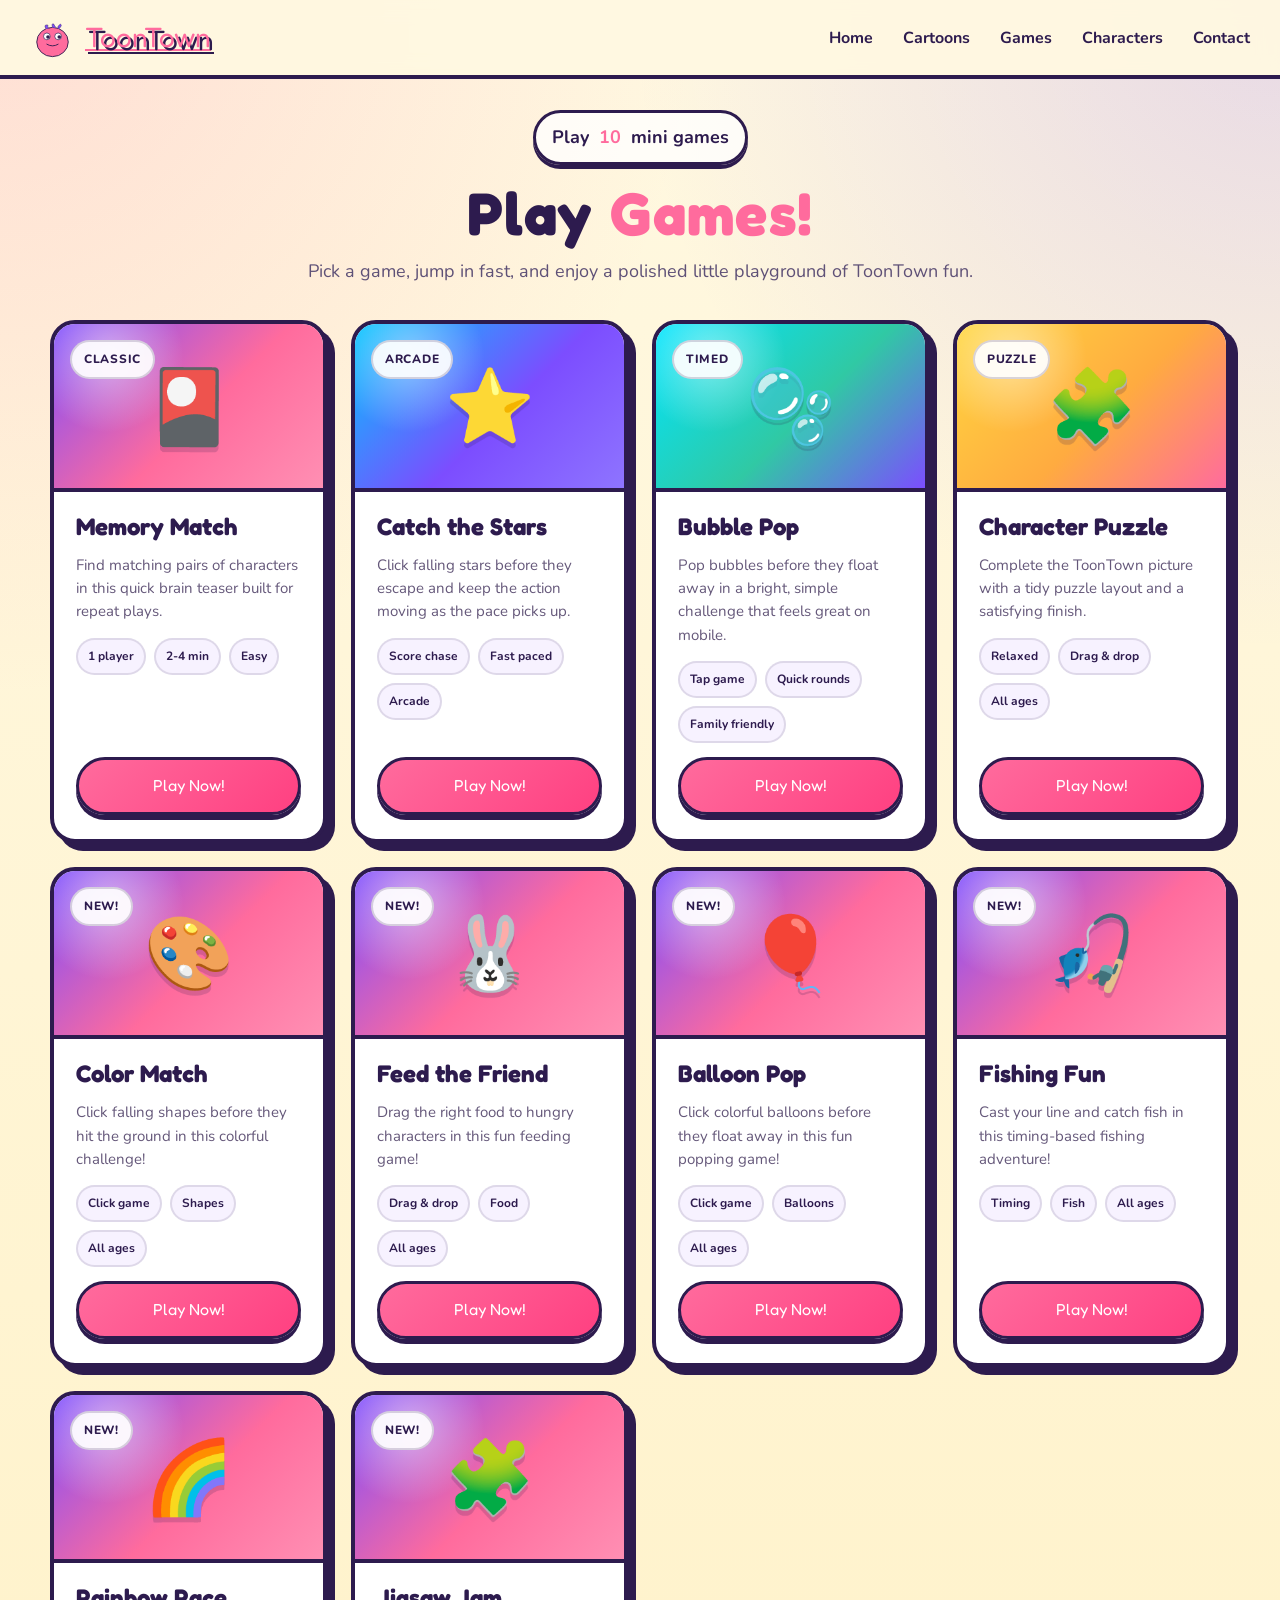
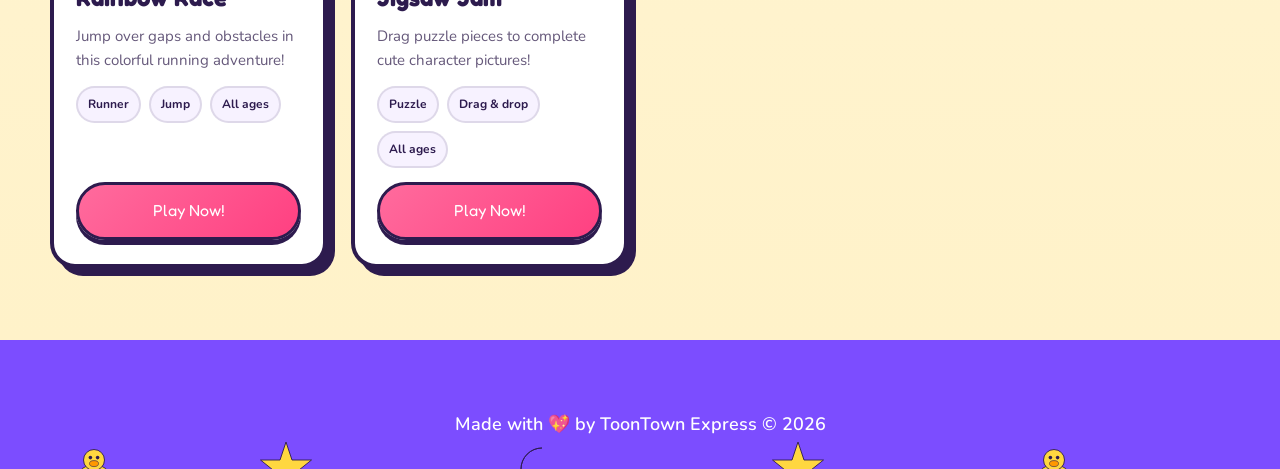
<file: games.html>
<!DOCTYPE html>
<html lang="en">
<head>
  <meta charset="UTF-8">
  <meta name="viewport" content="width=device-width, initial-scale=1.0">
  <title>Games - ToonTown Express</title>
  <link rel="preconnect" href="https://fonts.googleapis.com">
  <link rel="preconnect" href="https://fonts.gstatic.com" crossorigin>
  <link href="https://fonts.googleapis.com/css2?family=Fredoka+One&family=Nunito:wght@400;600;700&display=swap" rel="stylesheet">
  <link rel="stylesheet" href="css/shared.css">
  <style>
    .games-hub {
      padding: 110px 24px 72px;
      background:
        radial-gradient(circle at top left, rgba(255, 107, 157, 0.18), transparent 30%),
        radial-gradient(circle at top right, rgba(124, 77, 255, 0.18), transparent 28%),
        linear-gradient(180deg, #fff8e1 0%, #fff2c9 100%);
      min-height: 100vh;
    }

    .games-shell {
      max-width: 1180px;
      margin: 0 auto;
    }

    .games-intro {
      text-align: center;
      max-width: 760px;
      margin: 0 auto 34px;
    }

    .games-hub h2 {
      font-family: 'Fredoka One', cursive;
      font-size: clamp(42px, 5vw, 60px);
      line-height: 1;
      margin-bottom: 14px;
      color: var(--dark);
      letter-spacing: 0.02em;
    }

    .games-hub h2 span {
      color: var(--primary);
    }

    .games-hub-subtitle {
      font-size: 18px;
      color: #5f5177;
      margin-bottom: 18px;
    }

    .games-kicker {
      display: inline-flex;
      align-items: center;
      gap: 10px;
      padding: 10px 16px;
      border: 3px solid var(--dark);
      border-radius: 999px;
      background: rgba(255, 255, 255, 0.78);
      box-shadow: 0 4px 0 var(--dark);
      font-weight: 700;
      color: var(--dark);
      margin-bottom: 18px;
    }

    .games-kicker span {
      color: var(--primary);
    }

    .game-cards {
      display: grid;
      grid-template-columns: repeat(auto-fit, minmax(250px, 1fr));
      gap: 24px;
    }

    .game-card {
      background: var(--white);
      border: 4px solid var(--dark);
      border-radius: 25px;
      overflow: hidden;
      cursor: pointer;
      transition: transform 0.25s ease, box-shadow 0.25s ease, border-color 0.25s ease;
      box-shadow: 8px 8px 0 var(--dark);
      text-decoration: none;
      display: flex;
      flex-direction: column;
      min-height: 100%;
    }

    .game-card:hover {
      transform: translateY(-8px);
      box-shadow: 12px 12px 0 var(--dark);
      border-color: var(--primary);
    }

    .game-card:focus-visible {
      outline: 4px solid var(--secondary);
      outline-offset: 4px;
    }

    .game-card-visual {
      position: relative;
      padding: 28px 24px 22px;
      min-height: 168px;
      display: flex;
      align-items: center;
      justify-content: center;
      background:
        radial-gradient(circle at 20% 20%, rgba(255, 255, 255, 0.5), transparent 30%),
        linear-gradient(135deg, var(--secondary) 0%, var(--primary) 55%, #ff8fb3 100%);
      border-bottom: 4px solid var(--dark);
    }

    .game-card:nth-child(2) .game-card-visual {
      background:
        radial-gradient(circle at 20% 20%, rgba(255, 255, 255, 0.45), transparent 30%),
        linear-gradient(135deg, #00c6ff 0%, var(--secondary) 55%, #8e74ff 100%);
    }

    .game-card:nth-child(3) .game-card-visual {
      background:
        radial-gradient(circle at 20% 20%, rgba(255, 255, 255, 0.45), transparent 30%),
        linear-gradient(135deg, #00e5ff 0%, #30c9a4 55%, #7c4dff 100%);
    }

    .game-card:nth-child(4) .game-card-visual {
      background:
        radial-gradient(circle at 20% 20%, rgba(255, 255, 255, 0.45), transparent 30%),
        linear-gradient(135deg, #ffd740 0%, #ffab40 55%, #ff6b9d 100%);
    }

    .game-card-icon {
      font-size: 72px;
      line-height: 1;
      filter: drop-shadow(0 5px 0 rgba(45, 27, 78, 0.18));
      transform: translateY(-2px);
    }

    .game-card-badge {
      position: absolute;
      top: 16px;
      left: 16px;
      padding: 8px 12px;
      border-radius: 999px;
      border: 2px solid rgba(45, 27, 78, 0.18);
      background: rgba(255, 255, 255, 0.92);
      color: var(--dark);
      font-size: 12px;
      font-weight: 800;
      text-transform: uppercase;
      letter-spacing: 0.06em;
    }

    .game-card-body {
      display: flex;
      flex-direction: column;
      gap: 14px;
      padding: 22px 22px 24px;
      flex: 1;
    }

    .game-card h3 {
      font-family: 'Fredoka One', cursive;
      font-size: 24px;
      color: var(--dark);
      line-height: 1.1;
    }

    .game-card p {
      color: #65587a;
      font-size: 15px;
      line-height: 1.55;
    }

    .game-meta {
      display: flex;
      flex-wrap: wrap;
      gap: 8px;
    }

    .game-meta span {
      padding: 7px 10px;
      border-radius: 999px;
      background: #f7f2ff;
      border: 2px solid rgba(45, 27, 78, 0.12);
      color: var(--dark);
      font-size: 12px;
      font-weight: 700;
    }

    .game-card-btn {
      display: inline-flex;
      align-items: center;
      justify-content: center;
      padding: 13px 22px;
      background: linear-gradient(135deg, var(--primary) 0%, #ff4081 100%);
      color: var(--white);
      border: 3px solid var(--dark);
      border-radius: 50px;
      font-family: 'Fredoka One', cursive;
      font-size: 16px;
      box-shadow: 0 5px 0 var(--dark);
      transition: transform 0.2s ease, box-shadow 0.2s ease;
      margin-top: auto;
    }

    .game-card:hover .game-card-btn {
      transform: translateY(-2px);
      box-shadow: 0 7px 0 var(--dark);
    }

    .game-card.disabled:hover {
      transform: none;
      box-shadow: 8px 8px 0 var(--dark);
    }

    .coming-soon-badge {
      background: var(--secondary);
      color: var(--white);
      padding: 5px 15px;
      border-radius: 20px;
      font-size: 12px;
      font-weight: 700;
      margin-left: 10px;
    }
  </style>
</head>
<body>
  <!-- Navbar -->
  <nav>
    <a href="index.html" class="logo">
      <div class="logo-character">
        <svg viewBox="0 0 200 200" xmlns="http://www.w3.org/2000/svg">
          <ellipse cx="100" cy="120" rx="70" ry="65" fill="#FF6B9D" stroke="#2D1B4E" stroke-width="4"/>
          <circle cx="75" cy="95" r="15" fill="#FFF" stroke="#2D1B4E" stroke-width="3"/>
          <circle cx="125" cy="95" r="15" fill="#FFF" stroke="#2D1B4E" stroke-width="3"/>
          <circle cx="80" cy="98" r="8" fill="#2D1B4E"/>
          <circle cx="130" cy="98" r="8" fill="#2D1B4E"/>
          <path d="M 75 130 Q 100 145 125 130" fill="none" stroke="#2D1B4E" stroke-width="4" stroke-linecap="round"/>
          <path d="M 70 60 Q 60 40 80 45 Q 75 55 85 60" fill="#7C4DFF" stroke="#2D1B4E" stroke-width="2"/>
          <path d="M 100 55 Q 95 35 105 40 Q 110 50 115 55" fill="#7C4DFF" stroke="#2D1B4E" stroke-width="2"/>
          <path d="M 130 60 Q 145 45 135 40 Q 120 50 125 60" fill="#7C4DFF" stroke="#2D1B4E" stroke-width="2"/>
        </svg>
      </div>
      ToonTown
    </a>
    <ul class="nav-links">
      <li><a href="index.html">Home</a></li>
      <li><a href="cartoons.html">Cartoons</a></li>
      <li><a href="games.html">Games</a></li>
      <li><a href="characters.html">Characters</a></li>
      <li><a href="contact.html">Contact</a></li>
    </ul>
    <div class="menu-toggle" onclick="toggleMenu()">
      <span></span>
      <span></span>
      <span></span>
    </div>
  </nav>

  <!-- Games Hub -->
  <section class="games-hub">
    <div class="games-shell">
      <div class="games-intro">
        <div class="games-kicker">Play <span>10</span> mini games</div>
        <h2>Play <span>Games!</span></h2>
        <p class="games-hub-subtitle">Pick a game, jump in fast, and enjoy a polished little playground of ToonTown fun.</p>
      </div>

      <div class="game-cards">
        <!-- Memory Match -->
        <a href="memory.html" class="game-card">
          <div class="game-card-visual">
            <div class="game-card-badge">Classic</div>
            <div class="game-card-icon">🎴</div>
          </div>
          <div class="game-card-body">
            <h3>Memory Match</h3>
            <p>Find matching pairs of characters in this quick brain teaser built for repeat plays.</p>
            <div class="game-meta">
              <span>1 player</span>
              <span>2-4 min</span>
              <span>Easy</span>
            </div>
            <span class="game-card-btn">Play Now!</span>
          </div>
        </a>

        <!-- Catch the Stars -->
        <a href="catch.html" class="game-card">
          <div class="game-card-visual">
            <div class="game-card-badge">Arcade</div>
            <div class="game-card-icon">⭐</div>
          </div>
          <div class="game-card-body">
            <h3>Catch the Stars</h3>
            <p>Click falling stars before they escape and keep the action moving as the pace picks up.</p>
            <div class="game-meta">
              <span>Score chase</span>
              <span>Fast paced</span>
              <span>Arcade</span>
            </div>
            <span class="game-card-btn">Play Now!</span>
          </div>
        </a>

        <!-- Bubble Pop -->
        <a href="bubble.html" class="game-card">
          <div class="game-card-visual">
            <div class="game-card-badge">Timed</div>
            <div class="game-card-icon">🫧</div>
          </div>
          <div class="game-card-body">
            <h3>Bubble Pop</h3>
            <p>Pop bubbles before they float away in a bright, simple challenge that feels great on mobile.</p>
            <div class="game-meta">
              <span>Tap game</span>
              <span>Quick rounds</span>
              <span>Family friendly</span>
            </div>
            <span class="game-card-btn">Play Now!</span>
          </div>
        </a>

        <!-- Puzzle -->
        <a href="puzzle.html" class="game-card">
          <div class="game-card-visual">
            <div class="game-card-badge">Puzzle</div>
            <div class="game-card-icon">🧩</div>
          </div>
          <div class="game-card-body">
            <h3>Character Puzzle</h3>
            <p>Complete the ToonTown picture with a tidy puzzle layout and a satisfying finish.</p>
            <div class="game-meta">
              <span>Relaxed</span>
              <span>Drag & drop</span>
              <span>All ages</span>
            </div>
            <span class="game-card-btn">Play Now!</span>
          </div>
        </a>

        <!-- Color Match -->
        <a href="color.html" class="game-card">
          <div class="game-card-visual">
            <div class="game-card-badge">New!</div>
            <div class="game-card-icon">🎨</div>
          </div>
          <div class="game-card-body">
            <h3>Color Match</h3>
            <p>Click falling shapes before they hit the ground in this colorful challenge!</p>
            <div class="game-meta">
              <span>Click game</span>
              <span>Shapes</span>
              <span>All ages</span>
            </div>
            <span class="game-card-btn">Play Now!</span>
          </div>
        </a>

        <!-- Feed the Friend -->
        <a href="feed.html" class="game-card">
          <div class="game-card-visual">
            <div class="game-card-badge">New!</div>
            <div class="game-card-icon">🐰</div>
          </div>
          <div class="game-card-body">
            <h3>Feed the Friend</h3>
            <p>Drag the right food to hungry characters in this fun feeding game!</p>
            <div class="game-meta">
              <span>Drag & drop</span>
              <span>Food</span>
              <span>All ages</span>
            </div>
            <span class="game-card-btn">Play Now!</span>
          </div>
        </a>

        <!-- Balloon Pop -->
        <a href="balloon.html" class="game-card">
          <div class="game-card-visual">
            <div class="game-card-badge">New!</div>
            <div class="game-card-icon">🎈</div>
          </div>
          <div class="game-card-body">
            <h3>Balloon Pop</h3>
            <p>Click colorful balloons before they float away in this fun popping game!</p>
            <div class="game-meta">
              <span>Click game</span>
              <span>Balloons</span>
              <span>All ages</span>
            </div>
            <span class="game-card-btn">Play Now!</span>
          </div>
        </a>

        <!-- Fishing Fun -->
        <a href="fishing.html" class="game-card">
          <div class="game-card-visual">
            <div class="game-card-badge">New!</div>
            <div class="game-card-icon">🎣</div>
          </div>
          <div class="game-card-body">
            <h3>Fishing Fun</h3>
            <p>Cast your line and catch fish in this timing-based fishing adventure!</p>
            <div class="game-meta">
              <span>Timing</span>
              <span>Fish</span>
              <span>All ages</span>
            </div>
            <span class="game-card-btn">Play Now!</span>
          </div>
        </a>

        <!-- Rainbow Race -->
        <a href="rainbow.html" class="game-card">
          <div class="game-card-visual">
            <div class="game-card-badge">New!</div>
            <div class="game-card-icon">🌈</div>
          </div>
          <div class="game-card-body">
            <h3>Rainbow Race</h3>
            <p>Jump over gaps and obstacles in this colorful running adventure!</p>
            <div class="game-meta">
              <span>Runner</span>
              <span>Jump</span>
              <span>All ages</span>
            </div>
            <span class="game-card-btn">Play Now!</span>
          </div>
        </a>

        <!-- Jigsaw Jam -->
        <a href="jigsaw.html" class="game-card">
          <div class="game-card-visual">
            <div class="game-card-badge">New!</div>
            <div class="game-card-icon">🧩</div>
          </div>
          <div class="game-card-body">
            <h3>Jigsaw Jam</h3>
            <p>Drag puzzle pieces to complete cute character pictures!</p>
            <div class="game-meta">
              <span>Puzzle</span>
              <span>Drag & drop</span>
              <span>All ages</span>
            </div>
            <span class="game-card-btn">Play Now!</span>
          </div>
        </a>
      </div>
    </div>
  </section>

  <!-- Footer -->
  <footer>
    <div class="footer-character">
      <svg viewBox="0 0 200 200" xmlns="http://www.w3.org/2000/svg">
        <ellipse cx="100" cy="130" rx="55" ry="45" fill="#FFD740" stroke="#2D1B4E" stroke-width="3"/>
        <circle cx="100" cy="70" r="35" fill="#FFD740" stroke="#2D1B4E" stroke-width="3"/>
        <circle cx="88" cy="62" r="6" fill="#2D1B4E"/>
        <circle cx="112" cy="62" r="6" fill="#2D1B4E"/>
        <ellipse cx="100" cy="82" rx="15" ry="10" fill="#FF9800" stroke="#2D1B4E" stroke-width="2"/>
      </svg>
    </div>
    <div class="footer-character">
      <svg viewBox="0 0 200 200" xmlns="http://www.w3.org/2000/svg">
        <polygon points="100,10 120,70 185,70 135,110 155,175 100,140 45,175 65,110 15,70 80,70" fill="#FFD740" stroke="#2D1B4E" stroke-width="3"/>
      </svg>
    </div>
    <div class="footer-character">
      <svg viewBox="0 0 200 200" xmlns="http://www.w3.org/2000/svg">
        <path d="M 100 30 A 70 70 0 1 0 100 170 A 50 50 0 1 1 100 30" fill="#FFE082" stroke="#2D1B4E" stroke-width="3"/>
      </svg>
    </div>
    <div class="footer-character">
      <svg viewBox="0 0 200 200" xmlns="http://www.w3.org/2000/svg">
        <polygon points="100,10 120,70 185,70 135,110 155,175 100,140 45,175 65,110 15,70 80,70" fill="#FFD740" stroke="#2D1B4E" stroke-width="3"/>
      </svg>
    </div>
    <div class="footer-character">
      <svg viewBox="0 0 200 200" xmlns="http://www.w3.org/2000/svg">
        <ellipse cx="100" cy="130" rx="55" ry="45" fill="#FFD740" stroke="#2D1B4E" stroke-width="3"/>
        <circle cx="100" cy="70" r="35" fill="#FFD740" stroke="#2D1B4E" stroke-width="3"/>
        <circle cx="88" cy="62" r="6" fill="#2D1B4E"/>
        <circle cx="112" cy="62" r="6" fill="#2D1B4E"/>
        <ellipse cx="100" cy="82" rx="15" ry="10" fill="#FF9800" stroke="#2D1B4E" stroke-width="2"/>
      </svg>
    </div>
    <p>Made with 💖 by ToonTown Express © 2026</p>
  </footer>

  <script src="js/shared.js"></script>
</body>
</html>
</file>
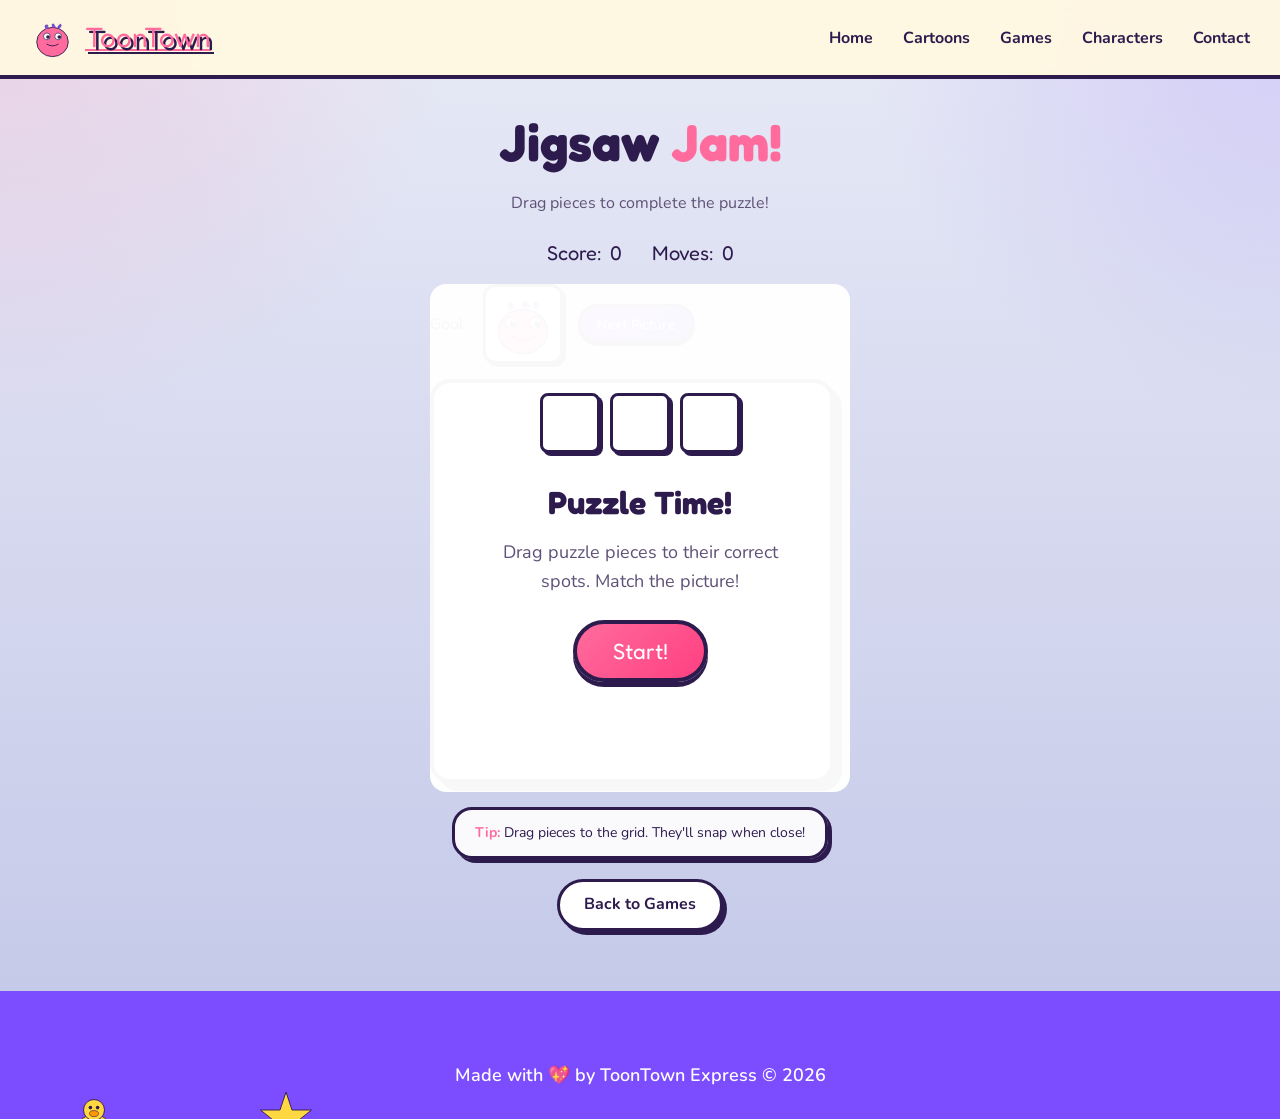
<file: jigsaw.html>
<!DOCTYPE html>
<html lang="en">
<head>
  <meta charset="UTF-8">
  <meta name="viewport" content="width=device-width, initial-scale=1.0">
  <title>Jigsaw Jam - ToonTown Express</title>
  <link rel="preconnect" href="https://fonts.googleapis.com">
  <link rel="preconnect" href="https://fonts.gstatic.com" crossorigin>
  <link href="https://fonts.googleapis.com/css2?family=Fredoka+One&family=Nunito:wght@400;600;700&display=swap" rel="stylesheet">
  <link rel="stylesheet" href="css/shared.css">
  <style>
    .jigsaw-game {
      padding: 100px 24px 60px;
      min-height: 100vh;
      background:
        radial-gradient(circle at top left, rgba(255, 107, 157, 0.18), transparent 28%),
        radial-gradient(circle at top right, rgba(124, 77, 255, 0.18), transparent 26%),
        linear-gradient(180deg, #E8EAF6 0%, #C5CAE9 100%);
      display: flex;
      flex-direction: column;
      align-items: center;
    }

    .jigsaw-header {
      text-align: center;
      margin-bottom: 20px;
    }

    .jigsaw-header h1 {
      font-family: 'Fredoka One', cursive;
      font-size: clamp(36px, 6vw, 52px);
      color: var(--dark);
      margin-bottom: 8px;
    }

    .jigsaw-header h1 span {
      color: var(--primary);
    }

    .jigsaw-header p {
      color: #5f5177;
      font-size: 16px;
    }

    .jigsaw-hud {
      display: flex;
      gap: 30px;
      margin-bottom: 15px;
    }

    .jigsaw-hud-item {
      display: flex;
      align-items: center;
      gap: 8px;
      font-family: 'Fredoka One', cursive;
      font-size: 20px;
      color: var(--dark);
    }

    .jigsaw-arena {
      position: relative;
      width: 100%;
      max-width: 420px;
    }

    .jigsaw-preview-area {
      display: flex;
      align-items: center;
      gap: 15px;
      margin-bottom: 15px;
    }

    .jigsaw-preview-label {
      font-family: 'Fredoka One', cursive;
      font-size: 16px;
      color: var(--dark);
    }

    .jigsaw-preview {
      width: 80px;
      height: 80px;
      border: 3px solid var(--dark);
      border-radius: 12px;
      background: #FFF;
      box-shadow: 3px 3px 0 var(--dark);
    }

    .jigsaw-next-btn {
      padding: 8px 16px;
      font-family: 'Fredoka One', cursive;
      font-size: 14px;
      color: var(--white);
      background: linear-gradient(135deg, var(--secondary) 0%, #651fff 100%);
      border: 3px solid var(--dark);
      border-radius: 20px;
      box-shadow: 0 3px 0 var(--dark);
      cursor: pointer;
      transition: transform 0.2s, box-shadow 0.2s;
    }

    .jigsaw-next-btn:hover {
      transform: translateY(-2px);
      box-shadow: 0 5px 0 var(--dark);
    }

    .jigsaw-canvas {
      width: 100%;
      max-width: 404px;
      height: auto;
      aspect-ratio: 1;
      border: 4px solid var(--dark);
      border-radius: 20px;
      box-shadow: 8px 8px 0 var(--dark);
      background: #FFF;
      cursor: grab;
    }

    .jigsaw-canvas:active {
      cursor: grabbing;
    }

    .jigsaw-instructions {
      margin-top: 15px;
      padding: 12px 20px;
      background: rgba(255, 255, 255, 0.9);
      border: 3px solid var(--dark);
      border-radius: 20px;
      font-size: 14px;
      color: var(--dark);
      text-align: center;
      box-shadow: 4px 4px 0 var(--dark);
    }

    .jigsaw-instructions strong {
      color: var(--primary);
    }

    /* Start Screen */
    .jigsaw-start-screen {
      position: absolute;
      inset: 0;
      background: rgba(255, 255, 255, 0.97);
      display: flex;
      flex-direction: column;
      align-items: center;
      justify-content: center;
      border-radius: 16px;
      z-index: 10;
    }

    .jigsaw-start-screen.hidden {
      display: none;
    }

    .jigsaw-demo-pieces {
      display: flex;
      gap: 10px;
      margin-bottom: 24px;
    }

    .jigsaw-demo-pieces .demo-piece {
      width: 60px;
      height: 60px;
      border: 3px solid var(--dark);
      border-radius: 8px;
      background: #FFF;
      box-shadow: 3px 3px 0 var(--dark);
      animation: bounce 0.6s ease-in-out infinite;
    }

    .jigsaw-demo-pieces .demo-piece:nth-child(2) {
      animation-delay: 0.1s;
    }

    .jigsaw-demo-pieces .demo-piece:nth-child(3) {
      animation-delay: 0.2s;
    }

    @keyframes bounce {
      0%, 100% { transform: translateY(0) rotate(-5deg); }
      50% { transform: translateY(-10px) rotate(5deg); }
    }

    .jigsaw-start-screen h2 {
      font-family: 'Fredoka One', cursive;
      font-size: 32px;
      color: var(--dark);
      margin-bottom: 10px;
    }

    .jigsaw-start-screen p {
      color: #5f5177;
      margin-bottom: 24px;
      text-align: center;
      max-width: 280px;
    }

    .jigsaw-start-btn {
      padding: 14px 36px;
      font-family: 'Fredoka One', cursive;
      font-size: 22px;
      color: var(--white);
      background: linear-gradient(135deg, var(--primary) 0%, #ff4081 100%);
      border: 4px solid var(--dark);
      border-radius: 50px;
      box-shadow: 0 5px 0 var(--dark);
      cursor: pointer;
      transition: transform 0.2s, box-shadow 0.2s;
    }

    .jigsaw-start-btn:hover {
      transform: translateY(-3px);
      box-shadow: 0 8px 0 var(--dark);
    }

    .jigsaw-start-btn:active {
      transform: translateY(2px);
      box-shadow: 0 2px 0 var(--dark);
    }

    /* Win Screen */
    .jigsaw-win-screen {
      position: absolute;
      inset: 0;
      background: rgba(255, 255, 255, 0.97);
      display: none;
      flex-direction: column;
      align-items: center;
      justify-content: center;
      border-radius: 16px;
      z-index: 10;
    }

    .jigsaw-win-screen.active {
      display: flex;
      animation: popIn 0.3s cubic-bezier(0.175, 0.885, 0.32, 1.275);
    }

    @keyframes popIn {
      0% { transform: scale(0.8); opacity: 0; }
      100% { transform: scale(1); opacity: 1; }
    }

    .jigsaw-win-screen h2 {
      font-family: 'Fredoka One', cursive;
      font-size: 38px;
      color: var(--secondary);
      margin-bottom: 10px;
    }

    .jigsaw-win-screen .final-score {
      font-size: 18px;
      color: var(--dark);
      margin-bottom: 24px;
      text-align: center;
    }

    .jigsaw-win-buttons {
      display: flex;
      gap: 15px;
    }

    .jigsaw-restart-btn {
      padding: 14px 28px;
      font-family: 'Fredoka One', cursive;
      font-size: 18px;
      color: var(--white);
      background: linear-gradient(135deg, var(--secondary) 0%, #651fff 100%);
      border: 4px solid var(--dark);
      border-radius: 50px;
      box-shadow: 0 5px 0 var(--dark);
      cursor: pointer;
      transition: transform 0.2s, box-shadow 0.2s;
    }

    .jigsaw-restart-btn:hover {
      transform: translateY(-3px);
      box-shadow: 0 8px 0 var(--dark);
    }

    .jigsaw-next-btn-win {
      padding: 14px 28px;
      font-family: 'Fredoka One', cursive;
      font-size: 18px;
      color: var(--white);
      background: linear-gradient(135deg, var(--accent-cyan) 0%, #00b8d4 100%);
      border: 4px solid var(--dark);
      border-radius: 50px;
      box-shadow: 0 5px 0 var(--dark);
      cursor: pointer;
      transition: transform 0.2s, box-shadow 0.2s;
    }

    .jigsaw-next-btn-win:hover {
      transform: translateY(-3px);
      box-shadow: 0 8px 0 var(--dark);
    }

    /* Back Button */
    .game-back-btn {
      margin-top: 20px;
      padding: 10px 24px;
      font-family: 'Nunito', sans-serif;
      font-size: 16px;
      font-weight: 700;
      color: var(--dark);
      background: var(--white);
      border: 3px solid var(--dark);
      border-radius: 50px;
      box-shadow: 4px 4px 0 var(--dark);
      cursor: pointer;
      text-decoration: none;
      transition: transform 0.2s, box-shadow 0.2s;
    }

    .game-back-btn:hover {
      transform: translateY(-2px);
      box-shadow: 6px 6px 0 var(--dark);
    }

    /* Responsive */
    @media (max-width: 460px) {
      .jigsaw-hud {
        gap: 20px;
      }

      .jigsaw-hud-item {
        font-size: 18px;
      }
    }
  </style>
</head>
<body>
  <!-- Navbar -->
  <nav>
    <a href="index.html" class="logo">
      <div class="logo-character">
        <svg viewBox="0 0 200 200" xmlns="http://www.w3.org/2000/svg">
          <ellipse cx="100" cy="120" rx="70" ry="65" fill="#FF6B9D" stroke="#2D1B4E" stroke-width="4"/>
          <circle cx="75" cy="95" r="15" fill="#FFF" stroke="#2D1B4E" stroke-width="3"/>
          <circle cx="125" cy="95" r="15" fill="#FFF" stroke="#2D1B4E" stroke-width="3"/>
          <circle cx="80" cy="98" r="8" fill="#2D1B4E"/>
          <circle cx="130" cy="98" r="8" fill="#2D1B4E"/>
          <path d="M 75 130 Q 100 145 125 130" fill="none" stroke="#2D1B4E" stroke-width="4" stroke-linecap="round"/>
          <path d="M 70 60 Q 60 40 80 45 Q 75 55 85 60" fill="#7C4DFF" stroke="#2D1B4E" stroke-width="2"/>
          <path d="M 100 55 Q 95 35 105 40 Q 110 50 115 55" fill="#7C4DFF" stroke="#2D1B4E" stroke-width="2"/>
          <path d="M 130 60 Q 145 45 135 40 Q 120 50 125 60" fill="#7C4DFF" stroke="#2D1B4E" stroke-width="2"/>
        </svg>
      </div>
      ToonTown
    </a>
    <ul class="nav-links">
      <li><a href="index.html">Home</a></li>
      <li><a href="cartoons.html">Cartoons</a></li>
      <li><a href="games.html">Games</a></li>
      <li><a href="characters.html">Characters</a></li>
      <li><a href="contact.html">Contact</a></li>
    </ul>
    <div class="menu-toggle" onclick="toggleMenu()">
      <span></span>
      <span></span>
      <span></span>
    </div>
  </nav>

  <!-- Jigsaw Jam Game -->
  <section class="jigsaw-game">
    <div class="jigsaw-header">
      <h1>Jigsaw <span>Jam!</span></h1>
      <p>Drag pieces to complete the puzzle!</p>
    </div>

    <div class="jigsaw-hud">
      <div class="jigsaw-hud-item">
        <span>Score:</span>
        <span class="jigsaw-score">0</span>
      </div>
      <div class="jigsaw-hud-item">
        <span>Moves:</span>
        <span class="jigsaw-moves">0</span>
      </div>
    </div>

    <div class="jigsaw-arena">
      <div class="jigsaw-preview-area">
        <span class="jigsaw-preview-label">Goal:</span>
        <canvas class="jigsaw-preview"></canvas>
        <button class="jigsaw-next-btn">Next Picture</button>
      </div>

      <canvas class="jigsaw-canvas"></canvas>

      <!-- Start Screen -->
      <div class="jigsaw-start-screen">
        <div class="jigsaw-demo-pieces">
          <div class="demo-piece"></div>
          <div class="demo-piece"></div>
          <div class="demo-piece"></div>
        </div>
        <h2>Puzzle Time!</h2>
        <p>Drag puzzle pieces to their correct spots. Match the picture!</p>
        <button class="jigsaw-start-btn">Start!</button>
      </div>

      <!-- Win Screen -->
      <div class="jigsaw-win-screen">
        <h2>Puzzle Complete!</h2>
        <p class="final-score">Great job!</p>
        <div class="jigsaw-win-buttons">
          <button class="jigsaw-restart-btn">Play Again</button>
          <button class="jigsaw-next-btn-win">Next Picture</button>
        </div>
      </div>
    </div>

    <div class="jigsaw-instructions">
      <strong>Tip:</strong> Drag pieces to the grid. They'll snap when close!
    </div>

    <a href="games.html" class="game-back-btn">Back to Games</a>
  </section>

  <!-- Footer -->
  <footer>
    <div class="footer-character">
      <svg viewBox="0 0 200 200" xmlns="http://www.w3.org/2000/svg">
        <ellipse cx="100" cy="130" rx="55" ry="45" fill="#FFD740" stroke="#2D1B4E" stroke-width="3"/>
        <circle cx="100" cy="70" r="35" fill="#FFD740" stroke="#2D1B4E" stroke-width="3"/>
        <circle cx="88" cy="62" r="6" fill="#2D1B4E"/>
        <circle cx="112" cy="62" r="6" fill="#2D1B4E"/>
        <ellipse cx="100" cy="82" rx="15" ry="10" fill="#FF9800" stroke="#2D1B4E" stroke-width="2"/>
      </svg>
    </div>
    <div class="footer-character">
      <svg viewBox="0 0 200 200" xmlns="http://www.w3.org/2000/svg">
        <polygon points="100,10 120,70 185,70 135,110 155,175 100,140 45,175 65,110 15,70 80,70" fill="#FFD740" stroke="#2D1B4E" stroke-width="3"/>
      </svg>
    </div>
    <p>Made with 💖 by ToonTown Express © 2026</p>
  </footer>

  <script src="js/shared.js"></script>
  <script src="js/jigsaw.js"></script>
</body>
</html>
</file>
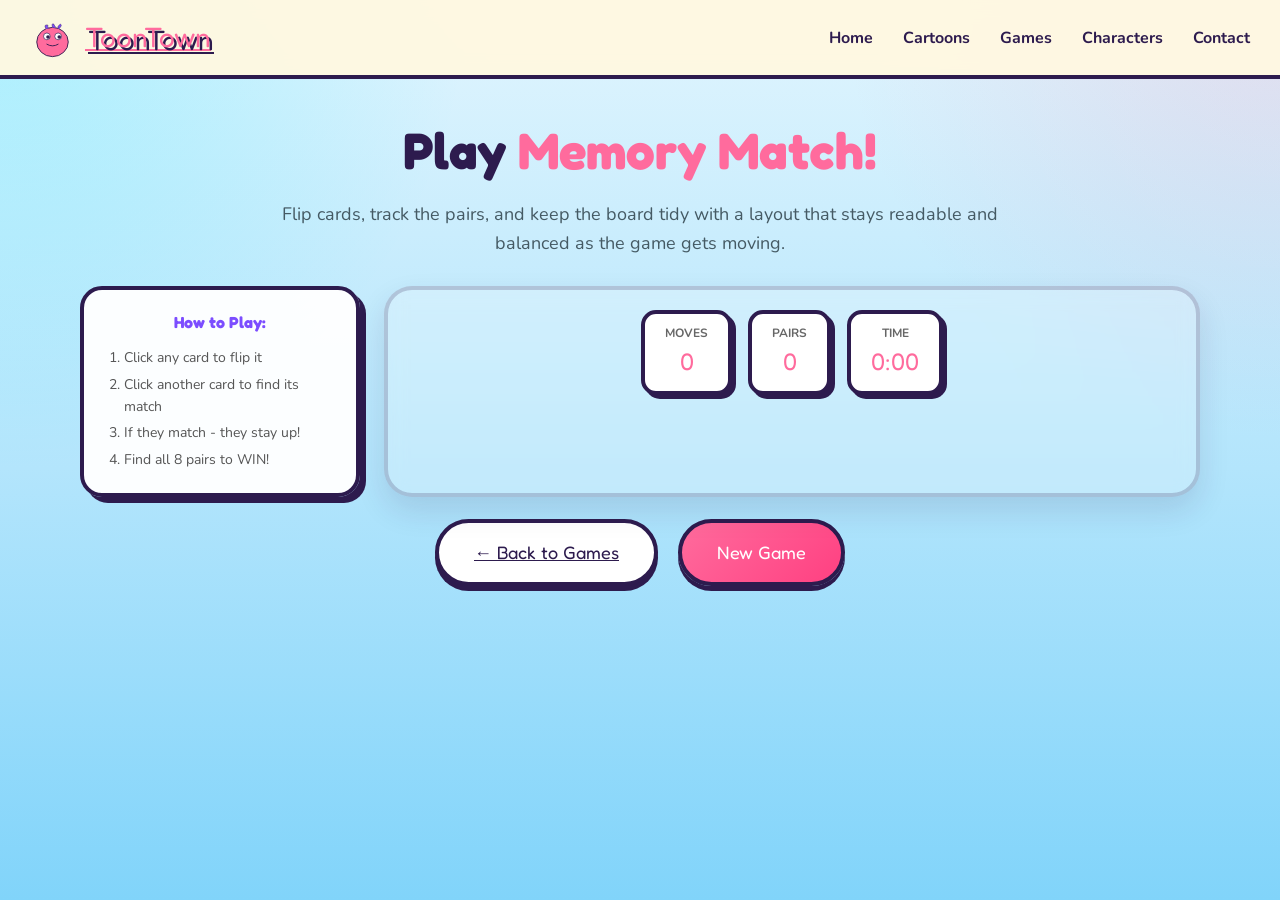
<file: memory.html>
<!DOCTYPE html>
<html lang="en">
<head>
  <meta charset="UTF-8">
  <meta name="viewport" content="width=device-width, initial-scale=1.0">
  <title>Memory Match - ToonTown Express</title>
  <link rel="preconnect" href="https://fonts.googleapis.com">
  <link rel="preconnect" href="https://fonts.gstatic.com" crossorigin>
  <link href="https://fonts.googleapis.com/css2?family=Fredoka+One&family=Nunito:wght@400;600;700&display=swap" rel="stylesheet">
  <link rel="stylesheet" href="css/shared.css">
  <link rel="stylesheet" href="css/game.css">
  <style>
    body {
      overflow-x: hidden;
    }
    .memory-page {
      padding: 110px 24px 80px;
      background:
        radial-gradient(circle at top left, rgba(0, 229, 255, 0.22), transparent 30%),
        radial-gradient(circle at top right, rgba(255, 107, 157, 0.16), transparent 28%),
        linear-gradient(180deg, #e1f5fe 0%, #b3e5fc 52%, #81d4fa 100%);
      min-height: 100vh;
      display: flex;
      flex-direction: column;
      align-items: center;
      box-sizing: border-box;
    }
    .memory-page > h2,
    .memory-subtitle,
    .memory-layout,
    .memory-controls {
      width: min(1120px, 100%);
    }
    .memory-page h2 {
      font-family: 'Fredoka One', cursive;
      font-size: clamp(34px, 4vw, 52px);
      text-align: center;
      margin-bottom: 8px;
      color: var(--dark);
    }
    .memory-page h2 span {
      color: var(--primary);
    }
    .memory-subtitle {
      text-align: center;
      font-size: 18px;
      color: #455a64;
      margin-bottom: 28px;
      max-width: 760px;
    }
    .memory-layout {
      display: grid;
      grid-template-columns: minmax(240px, 280px) minmax(0, 1fr);
      gap: 24px;
      align-items: stretch;
      margin-bottom: 22px;
    }
    .game-instructions {
      align-self: start;
      background: rgba(255, 255, 255, 0.96);
      border: 4px solid var(--dark);
      border-radius: 22px;
      padding: 20px 20px 18px;
      box-shadow: 6px 6px 0 var(--dark);
    }
    .game-instructions h3 {
      font-size: 16px;
      margin-bottom: 12px;
    }
    .game-instructions ol {
      font-size: 14px;
    }
    .memory-main {
      min-width: 0;
      background: rgba(255, 255, 255, 0.22);
      border: 4px solid rgba(45, 27, 78, 0.2);
      border-radius: 28px;
      padding: 20px;
      box-shadow: 0 14px 30px rgba(45, 27, 78, 0.12);
      backdrop-filter: blur(10px);
    }
    .memory-stats {
      margin-bottom: 18px;
    }
    .memory-board {
      max-width: 460px;
      margin: 0 auto;
    }
    .memory-controls {
      margin-top: 0;
    }
    @media (max-width: 800px) {
      .memory-layout {
        grid-template-columns: 1fr;
      }
      .memory-main {
        padding: 16px;
      }
      .memory-board {
        max-width: min(100%, 380px);
      }
    }
  </style>
</head>
<body>
  <!-- Navbar -->
  <nav>
    <a href="index.html" class="logo">
      <div class="logo-character">
        <svg viewBox="0 0 200 200" xmlns="http://www.w3.org/2000/svg">
          <ellipse cx="100" cy="120" rx="70" ry="65" fill="#FF6B9D" stroke="#2D1B4E" stroke-width="4"/>
          <circle cx="75" cy="95" r="15" fill="#FFF" stroke="#2D1B4E" stroke-width="3"/>
          <circle cx="125" cy="95" r="15" fill="#FFF" stroke="#2D1B4E" stroke-width="3"/>
          <circle cx="80" cy="98" r="8" fill="#2D1B4E"/>
          <circle cx="130" cy="98" r="8" fill="#2D1B4E"/>
          <path d="M 75 130 Q 100 145 125 130" fill="none" stroke="#2D1B4E" stroke-width="4" stroke-linecap="round"/>
          <path d="M 70 60 Q 60 40 80 45 Q 75 55 85 60" fill="#7C4DFF" stroke="#2D1B4E" stroke-width="2"/>
          <path d="M 100 55 Q 95 35 105 40 Q 110 50 115 55" fill="#7C4DFF" stroke="#2D1B4E" stroke-width="2"/>
          <path d="M 130 60 Q 145 45 135 40 Q 120 50 125 60" fill="#7C4DFF" stroke="#2D1B4E" stroke-width="2"/>
        </svg>
      </div>
      ToonTown
    </a>
    <ul class="nav-links">
      <li><a href="index.html">Home</a></li>
      <li><a href="cartoons.html">Cartoons</a></li>
      <li><a href="games.html">Games</a></li>
      <li><a href="characters.html">Characters</a></li>
      <li><a href="contact.html">Contact</a></li>
    </ul>
    <div class="menu-toggle" onclick="toggleMenu()">
      <span></span>
      <span></span>
      <span></span>
    </div>
  </nav>

  <section class="memory-page">
    <h2>Play <span>Memory Match!</span></h2>
    <p class="memory-subtitle">Flip cards, track the pairs, and keep the board tidy with a layout that stays readable and balanced as the game gets moving.</p>

    <div class="memory-layout">
      <!-- How to Play - Left Side -->
      <div class="game-instructions">
        <h3>How to Play:</h3>
        <ol>
          <li>Click any card to flip it</li>
          <li>Click another card to find its match</li>
          <li>If they match - they stay up!</li>
          <li>Find all 8 pairs to WIN!</li>
        </ol>
      </div>

      <!-- Game Area - Right Side -->
      <div class="memory-main">
        <div class="memory-stats">
          <div class="stat-box">
            <div class="stat-label">Moves</div>
            <div class="stat-value moves-count">0</div>
          </div>
          <div class="stat-box">
            <div class="stat-label">Pairs</div>
            <div class="stat-value pairs-count">0</div>
          </div>
          <div class="stat-box">
            <div class="stat-label">Time</div>
            <div class="stat-value timer-count">0:00</div>
          </div>
        </div>

        <div class="memory-board"></div>
      </div>
    </div>

    <div class="memory-controls">
      <a href="games.html" class="memory-btn memory-btn-secondary">← Back to Games</a>
      <button class="memory-btn memory-btn-primary">New Game</button>
    </div>
  </section>

  <!-- Win Modal -->
  <div class="win-modal" id="winModal">
    <div class="win-content"></div>
  </div>

  <script src="js/shared.js"></script>
  <script src="js/game.js"></script>
</body>
</html>
</file>
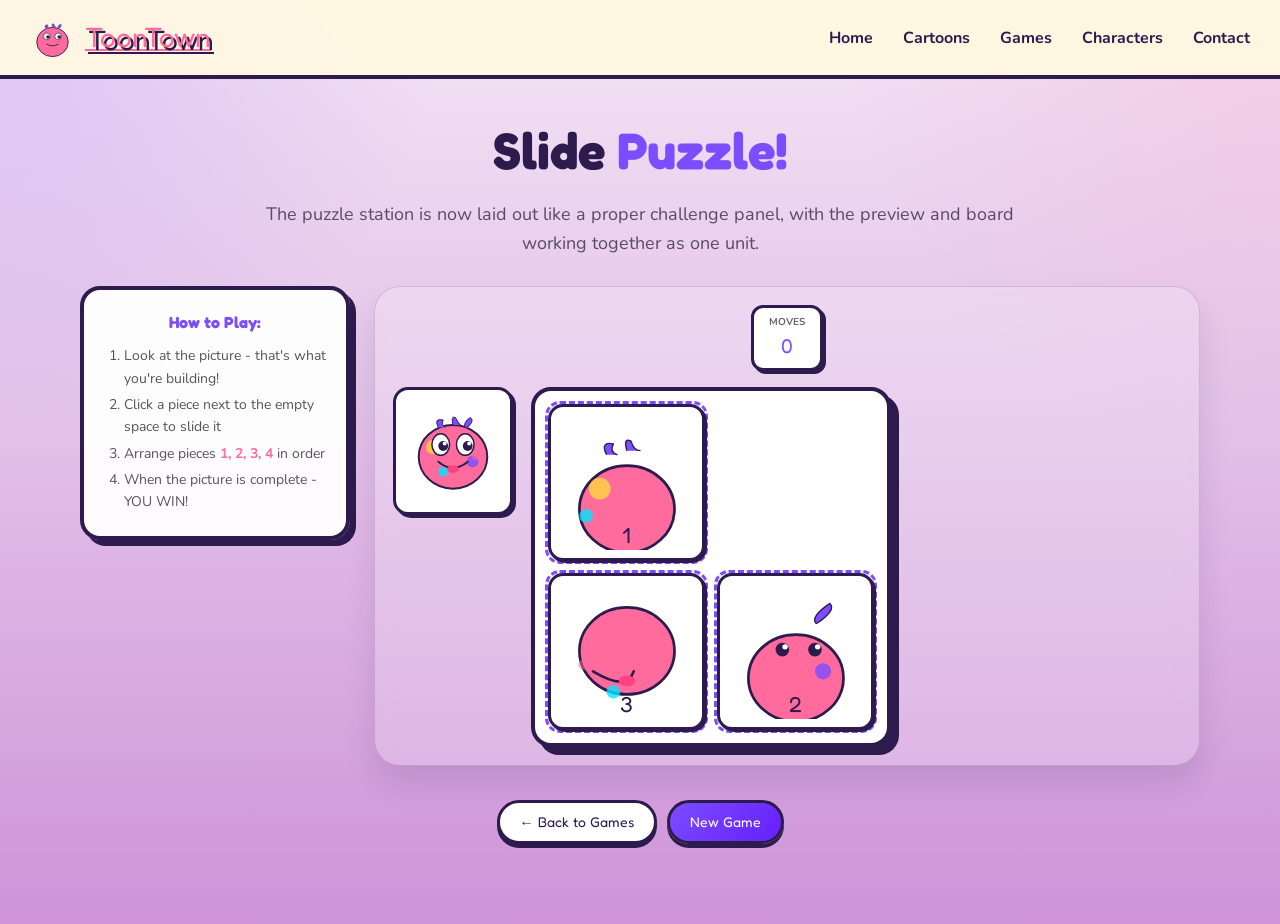
<file: puzzle.html>
<!DOCTYPE html>
<html lang="en">
<head>
  <meta charset="UTF-8">
  <meta name="viewport" content="width=device-width, initial-scale=1.0">
  <title>Character Puzzle - ToonTown Express</title>
  <link rel="preconnect" href="https://fonts.googleapis.com">
  <link rel="preconnect" href="https://fonts.gstatic.com" crossorigin>
  <link href="https://fonts.googleapis.com/css2?family=Fredoka+One&family=Nunito:wght@400;600;700&display=swap" rel="stylesheet">
  <link rel="stylesheet" href="css/shared.css">
  <link rel="stylesheet" href="css/puzzle.css">
  <style>
    body {
      overflow-x: hidden;
    }
  </style>
</head>
<body>
  <!-- Navbar -->
  <nav>
    <a href="index.html" class="logo">
      <div class="logo-character">
        <svg viewBox="0 0 200 200" xmlns="http://www.w3.org/2000/svg">
          <ellipse cx="100" cy="120" rx="70" ry="65" fill="#FF6B9D" stroke="#2D1B4E" stroke-width="4"/>
          <circle cx="75" cy="95" r="15" fill="#FFF" stroke="#2D1B4E" stroke-width="3"/>
          <circle cx="125" cy="95" r="15" fill="#FFF" stroke="#2D1B4E" stroke-width="3"/>
          <circle cx="80" cy="98" r="8" fill="#2D1B4E"/>
          <circle cx="130" cy="98" r="8" fill="#2D1B4E"/>
          <path d="M 75 130 Q 100 145 125 130" fill="none" stroke="#2D1B4E" stroke-width="4" stroke-linecap="round"/>
          <path d="M 70 60 Q 60 40 80 45 Q 75 55 85 60" fill="#7C4DFF" stroke="#2D1B4E" stroke-width="2"/>
          <path d="M 100 55 Q 95 35 105 40 Q 110 50 115 55" fill="#7C4DFF" stroke="#2D1B4E" stroke-width="2"/>
          <path d="M 130 60 Q 145 45 135 40 Q 120 50 125 60" fill="#7C4DFF" stroke="#2D1B4E" stroke-width="2"/>
        </svg>
      </div>
      ToonTown
    </a>
    <ul class="nav-links">
      <li><a href="index.html">Home</a></li>
      <li><a href="cartoons.html">Cartoons</a></li>
      <li><a href="games.html">Games</a></li>
      <li><a href="characters.html">Characters</a></li>
      <li><a href="contact.html">Contact</a></li>
    </ul>
    <div class="menu-toggle" onclick="toggleMenu()">
      <span></span>
      <span></span>
      <span></span>
    </div>
  </nav>

  <section class="puzzle-game">
    <h2>Slide <span>Puzzle!</span></h2>
    <p class="puzzle-subtitle">The puzzle station is now laid out like a proper challenge panel, with the preview and board working together as one unit.</p>

    <div class="puzzle-layout">
      <!-- How to Play - Left side -->
      <div class="game-instructions">
        <h3>How to Play:</h3>
        <ol>
          <li>Look at the picture - that's what you're building!</li>
          <li>Click a piece next to the empty space to slide it</li>
          <li>Arrange pieces <strong>1, 2, 3, 4</strong> in order</li>
          <li>When the picture is complete - YOU WIN!</li>
        </ol>
      </div>

      <!-- Game Area - Right side -->
      <div class="puzzle-main">
        <div class="puzzle-stats">
          <div class="puzzle-stat">
            <div class="puzzle-stat-label">Moves</div>
            <div class="puzzle-stat-value puzzle-moves">0</div>
          </div>
        </div>

        <div class="puzzle-container">
          <!-- Reference image shows what we're building -->
          <div class="puzzle-reference" title="This is what you're building!"></div>

          <!-- 2x2 Slide Puzzle -->
          <div class="puzzle-board"></div>
        </div>
      </div>
    </div>

    <div class="puzzle-controls">
      <a href="games.html" class="puzzle-btn puzzle-btn-secondary">← Back to Games</a>
      <button class="puzzle-btn puzzle-btn-primary puzzle-new-btn">New Game</button>
    </div>
  </section>

  <!-- Win Overlay -->
  <div class="puzzle-win">
    <div class="win-character">🎉</div>
    <h3>Puzzle Complete!</h3>
    <p>Solved in <span class="win-moves">0</span> moves!</p>
    <button class="puzzle-btn puzzle-btn-primary puzzle-win-btn">Play Again</button>
    <a href="games.html" class="puzzle-btn puzzle-btn-secondary" style="margin-top: 10px;">← Back to Games</a>
  </div>

  <script src="js/shared.js"></script>
  <script src="js/puzzle.js"></script>
</body>
</html>
</file>
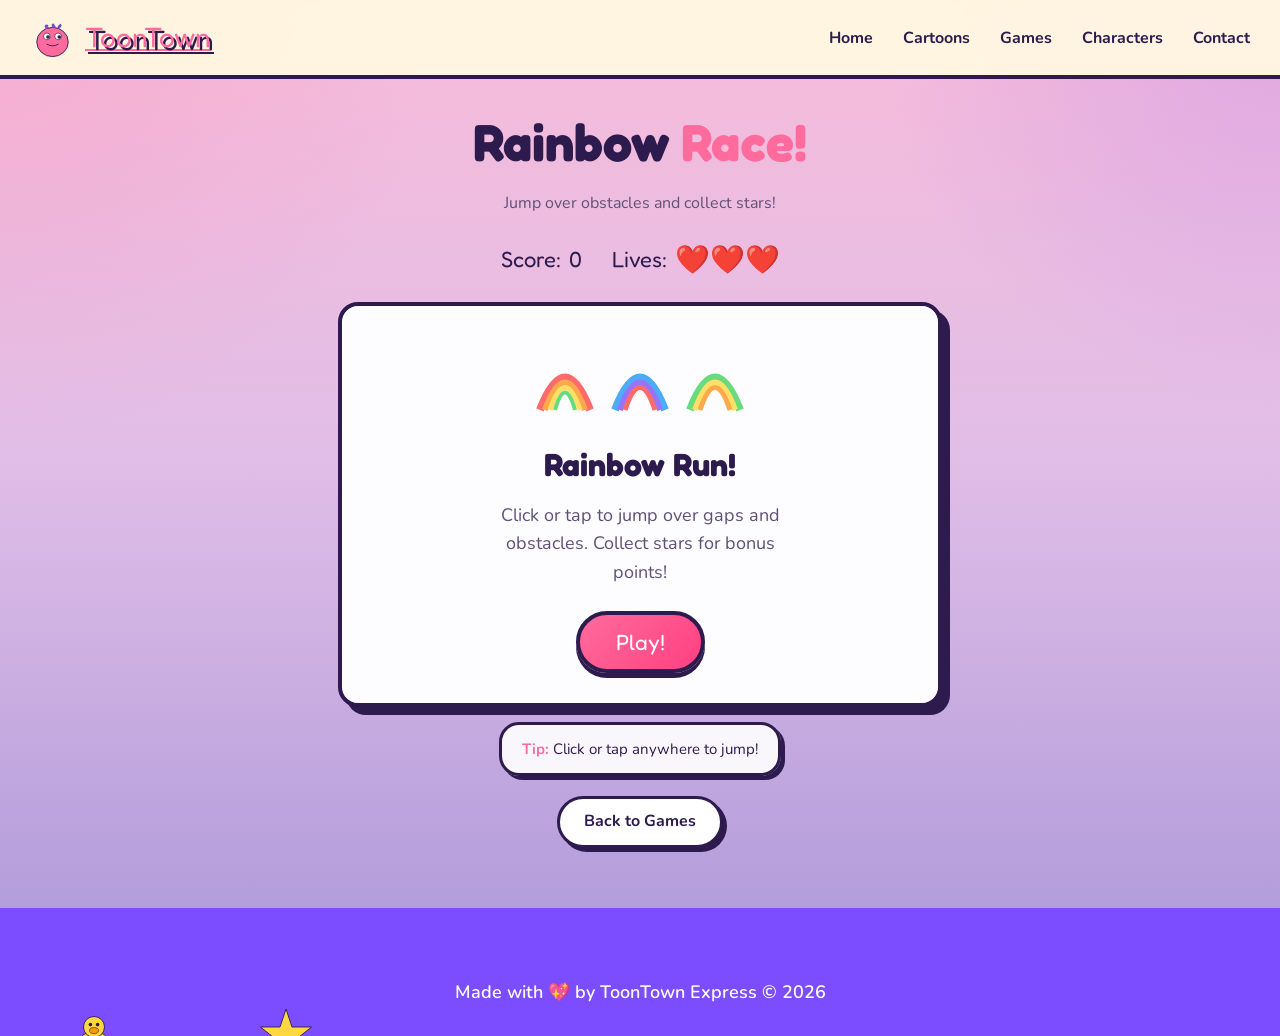
<file: rainbow.html>
<!DOCTYPE html>
<html lang="en">
<head>
  <meta charset="UTF-8">
  <meta name="viewport" content="width=device-width, initial-scale=1.0">
  <title>Rainbow Race - ToonTown Express</title>
  <link rel="preconnect" href="https://fonts.googleapis.com">
  <link rel="preconnect" href="https://fonts.gstatic.com" crossorigin>
  <link href="https://fonts.googleapis.com/css2?family=Fredoka+One&family=Nunito:wght@400;600;700&display=swap" rel="stylesheet">
  <link rel="stylesheet" href="css/shared.css">
  <style>
    .rainbow-game {
      padding: 100px 24px 60px;
      min-height: 100vh;
      background:
        radial-gradient(circle at top left, rgba(255, 107, 157, 0.18), transparent 28%),
        radial-gradient(circle at top right, rgba(124, 77, 255, 0.18), transparent 26%),
        linear-gradient(180deg, #F8BBD9 0%, #E1BEE7 50%, #B39DDB 100%);
      display: flex;
      flex-direction: column;
      align-items: center;
    }

    .rainbow-header {
      text-align: center;
      margin-bottom: 20px;
    }

    .rainbow-header h1 {
      font-family: 'Fredoka One', cursive;
      font-size: clamp(36px, 6vw, 52px);
      color: var(--dark);
      margin-bottom: 8px;
    }

    .rainbow-header h1 span {
      color: var(--primary);
    }

    .rainbow-header p {
      color: #5f5177;
      font-size: 16px;
    }

    .rainbow-hud {
      display: flex;
      gap: 30px;
      margin-bottom: 20px;
    }

    .rainbow-hud-item {
      display: flex;
      align-items: center;
      gap: 8px;
      font-family: 'Fredoka One', cursive;
      font-size: 22px;
      color: var(--dark);
    }

    .rainbow-heart {
      font-size: 28px;
      transition: transform 0.3s;
    }

    .rainbow-heart.lost {
      opacity: 0.3;
      transform: scale(0.8);
    }

    .rainbow-arena {
      position: relative;
      width: 100%;
      max-width: 604px;
      border: 4px solid var(--dark);
      border-radius: 20px;
      box-shadow: 8px 8px 0 var(--dark);
      overflow: hidden;
      background: #E1BEE7;
    }

    .rainbow-canvas {
      display: block;
      width: 100%;
      cursor: pointer;
    }

    /* Start Screen */
    .rainbow-start-screen {
      position: absolute;
      inset: 0;
      background: rgba(255, 255, 255, 0.95);
      display: flex;
      flex-direction: column;
      align-items: center;
      justify-content: center;
      border-radius: 16px;
      z-index: 10;
    }

    .rainbow-start-screen.hidden {
      display: none;
    }

    .rainbow-demo {
      display: flex;
      gap: 15px;
      margin-bottom: 24px;
    }

    .rainbow-demo .demo-rainbow {
      width: 60px;
      height: 80px;
    }

    @keyframes float {
      0%, 100% { transform: translateY(0); }
      50% { transform: translateY(-10px); }
    }

    .rainbow-demo .demo-rainbow:nth-child(1) { animation: float 0.8s ease-in-out infinite; }
    .rainbow-demo .demo-rainbow:nth-child(2) { animation: float 0.8s ease-in-out infinite 0.1s; }
    .rainbow-demo .demo-rainbow:nth-child(3) { animation: float 0.8s ease-in-out infinite 0.2s; }

    .rainbow-start-screen h2 {
      font-family: 'Fredoka One', cursive;
      font-size: 32px;
      color: var(--dark);
      margin-bottom: 10px;
    }

    .rainbow-start-screen p {
      color: #5f5177;
      margin-bottom: 24px;
      text-align: center;
      max-width: 280px;
    }

    .rainbow-start-btn {
      padding: 14px 36px;
      font-family: 'Fredoka One', cursive;
      font-size: 22px;
      color: var(--white);
      background: linear-gradient(135deg, var(--primary) 0%, #ff4081 100%);
      border: 4px solid var(--dark);
      border-radius: 50px;
      box-shadow: 0 5px 0 var(--dark);
      cursor: pointer;
      transition: transform 0.2s, box-shadow 0.2s;
    }

    .rainbow-start-btn:hover {
      transform: translateY(-3px);
      box-shadow: 0 8px 0 var(--dark);
    }

    .rainbow-start-btn:active {
      transform: translateY(2px);
      box-shadow: 0 2px 0 var(--dark);
    }

    /* Game Over Screen */
    .rainbow-game-over {
      position: absolute;
      inset: 0;
      background: rgba(255, 255, 255, 0.95);
      display: none;
      flex-direction: column;
      align-items: center;
      justify-content: center;
      border-radius: 16px;
      z-index: 10;
    }

    .rainbow-game-over.active {
      display: flex;
      animation: popIn 0.3s cubic-bezier(0.175, 0.885, 0.32, 1.275);
    }

    @keyframes popIn {
      0% { transform: scale(0.8); opacity: 0; }
      100% { transform: scale(1); opacity: 1; }
    }

    .rainbow-game-over h2 {
      font-family: 'Fredoka One', cursive;
      font-size: 38px;
      color: var(--secondary);
      margin-bottom: 10px;
    }

    .rainbow-game-over .final-score {
      font-size: 20px;
      color: var(--dark);
      margin-bottom: 24px;
    }

    .rainbow-restart-btn {
      padding: 14px 36px;
      font-family: 'Fredoka One', cursive;
      font-size: 20px;
      color: var(--white);
      background: linear-gradient(135deg, var(--secondary) 0%, #651fff 100%);
      border: 4px solid var(--dark);
      border-radius: 50px;
      box-shadow: 0 5px 0 var(--dark);
      cursor: pointer;
      transition: transform 0.2s, box-shadow 0.2s;
    }

    .rainbow-restart-btn:hover {
      transform: translateY(-3px);
      box-shadow: 0 8px 0 var(--dark);
    }

    .rainbow-restart-btn:active {
      transform: translateY(2px);
      box-shadow: 0 2px 0 var(--dark);
    }

    /* Instructions */
    .rainbow-instructions {
      margin-top: 15px;
      padding: 12px 20px;
      background: rgba(255, 255, 255, 0.9);
      border: 3px solid var(--dark);
      border-radius: 20px;
      font-size: 15px;
      color: var(--dark);
      text-align: center;
      box-shadow: 4px 4px 0 var(--dark);
    }

    .rainbow-instructions strong {
      color: var(--primary);
    }

    /* Back Button */
    .game-back-btn {
      margin-top: 20px;
      padding: 10px 24px;
      font-family: 'Nunito', sans-serif;
      font-size: 16px;
      font-weight: 700;
      color: var(--dark);
      background: var(--white);
      border: 3px solid var(--dark);
      border-radius: 50px;
      box-shadow: 4px 4px 0 var(--dark);
      cursor: pointer;
      text-decoration: none;
      transition: transform 0.2s, box-shadow 0.2s;
    }

    .game-back-btn:hover {
      transform: translateY(-2px);
      box-shadow: 6px 6px 0 var(--dark);
    }

    /* Responsive */
    @media (max-width: 640px) {
      .rainbow-hud {
        gap: 20px;
      }
    }
  </style>
</head>
<body>
  <!-- Navbar -->
  <nav>
    <a href="index.html" class="logo">
      <div class="logo-character">
        <svg viewBox="0 0 200 200" xmlns="http://www.w3.org/2000/svg">
          <ellipse cx="100" cy="120" rx="70" ry="65" fill="#FF6B9D" stroke="#2D1B4E" stroke-width="4"/>
          <circle cx="75" cy="95" r="15" fill="#FFF" stroke="#2D1B4E" stroke-width="3"/>
          <circle cx="125" cy="95" r="15" fill="#FFF" stroke="#2D1B4E" stroke-width="3"/>
          <circle cx="80" cy="98" r="8" fill="#2D1B4E"/>
          <circle cx="130" cy="98" r="8" fill="#2D1B4E"/>
          <path d="M 75 130 Q 100 145 125 130" fill="none" stroke="#2D1B4E" stroke-width="4" stroke-linecap="round"/>
          <path d="M 70 60 Q 60 40 80 45 Q 75 55 85 60" fill="#7C4DFF" stroke="#2D1B4E" stroke-width="2"/>
          <path d="M 100 55 Q 95 35 105 40 Q 110 50 115 55" fill="#7C4DFF" stroke="#2D1B4E" stroke-width="2"/>
          <path d="M 130 60 Q 145 45 135 40 Q 120 50 125 60" fill="#7C4DFF" stroke="#2D1B4E" stroke-width="2"/>
        </svg>
      </div>
      ToonTown
    </a>
    <ul class="nav-links">
      <li><a href="index.html">Home</a></li>
      <li><a href="cartoons.html">Cartoons</a></li>
      <li><a href="games.html">Games</a></li>
      <li><a href="characters.html">Characters</a></li>
      <li><a href="contact.html">Contact</a></li>
    </ul>
    <div class="menu-toggle" onclick="toggleMenu()">
      <span></span>
      <span></span>
      <span></span>
    </div>
  </nav>

  <!-- Rainbow Race Game -->
  <section class="rainbow-game">
    <div class="rainbow-header">
      <h1>Rainbow <span>Race!</span></h1>
      <p>Jump over obstacles and collect stars!</p>
    </div>

    <div class="rainbow-hud">
      <div class="rainbow-hud-item">
        <span>Score:</span>
        <span class="rainbow-score">0</span>
      </div>
      <div class="rainbow-hud-item">
        <span>Lives:</span>
        <span class="rainbow-lives"></span>
      </div>
    </div>

    <div class="rainbow-arena">
      <canvas class="rainbow-canvas"></canvas>

      <!-- Start Screen -->
      <div class="rainbow-start-screen">
        <div class="rainbow-demo">
          <svg class="demo-rainbow" viewBox="0 0 60 80">
            <path d="M 5 75 Q 30 10 55 75" fill="none" stroke="#FF6B6B" stroke-width="8"/>
            <path d="M 10 75 Q 30 20 50 75" fill="none" stroke="#FFA94D" stroke-width="6"/>
            <path d="M 15 75 Q 30 30 45 75" fill="none" stroke="#FFE066" stroke-width="5"/>
            <path d="M 20 75 Q 30 40 40 75" fill="none" stroke="#69DB7C" stroke-width="4"/>
          </svg>
          <svg class="demo-rainbow" viewBox="0 0 60 80">
            <path d="M 5 75 Q 30 10 55 75" fill="none" stroke="#4DABF7" stroke-width="8"/>
            <path d="M 10 75 Q 30 20 50 75" fill="none" stroke="#9775FA" stroke-width="6"/>
            <path d="M 15 75 Q 30 30 45 75" fill="none" stroke="#FF6B6B" stroke-width="5"/>
          </svg>
          <svg class="demo-rainbow" viewBox="0 0 60 80">
            <path d="M 5 75 Q 30 10 55 75" fill="none" stroke="#69DB7C" stroke-width="8"/>
            <path d="M 10 75 Q 30 20 50 75" fill="none" stroke="#FFE066" stroke-width="6"/>
            <path d="M 15 75 Q 30 30 45 75" fill="none" stroke="#FFA94D" stroke-width="5"/>
          </svg>
        </div>
        <h2>Rainbow Run!</h2>
        <p>Click or tap to jump over gaps and obstacles. Collect stars for bonus points!</p>
        <button class="rainbow-start-btn">Play!</button>
      </div>

      <!-- Game Over Screen -->
      <div class="rainbow-game-over">
        <h2>Great Run!</h2>
        <p class="final-score">You got 0 points!</p>
        <button class="rainbow-restart-btn">Play Again!</button>
      </div>
    </div>

    <div class="rainbow-instructions">
      <strong>Tip:</strong> Click or tap anywhere to jump!
    </div>

    <a href="games.html" class="game-back-btn">Back to Games</a>
  </section>

  <!-- Footer -->
  <footer>
    <div class="footer-character">
      <svg viewBox="0 0 200 200" xmlns="http://www.w3.org/2000/svg">
        <ellipse cx="100" cy="130" rx="55" ry="45" fill="#FFD740" stroke="#2D1B4E" stroke-width="3"/>
        <circle cx="100" cy="70" r="35" fill="#FFD740" stroke="#2D1B4E" stroke-width="3"/>
        <circle cx="88" cy="62" r="6" fill="#2D1B4E"/>
        <circle cx="112" cy="62" r="6" fill="#2D1B4E"/>
        <ellipse cx="100" cy="82" rx="15" ry="10" fill="#FF9800" stroke="#2D1B4E" stroke-width="2"/>
      </svg>
    </div>
    <div class="footer-character">
      <svg viewBox="0 0 200 200" xmlns="http://www.w3.org/2000/svg">
        <polygon points="100,10 120,70 185,70 135,110 155,175 100,140 45,175 65,110 15,70 80,70" fill="#FFD740" stroke="#2D1B4E" stroke-width="3"/>
      </svg>
    </div>
    <p>Made with 💖 by ToonTown Express © 2026</p>
  </footer>

  <script src="js/shared.js"></script>
  <script src="js/rainbow.js"></script>
</body>
</html>
</file>
<file: css/shared.css>
/* ToonTown Express - Shared Styles */

/* CSS Variables */
:root {
  --primary: #FF6B9D;
  --secondary: #7C4DFF;
  --accent-cyan: #00E5FF;
  --accent-yellow: #FFD740;
  --background: #FFF8E1;
  --dark: #2D1B4E;
  --white: #FFFFFF;
}

/* Reset */
* {
  margin: 0;
  padding: 0;
  box-sizing: border-box;
}

html {
  scroll-behavior: smooth;
}

body {
  font-family: 'Nunito', sans-serif;
  background: var(--background);
  color: var(--dark);
  overflow-x: hidden;
  font-size: 18px;
  line-height: 1.6;
}

/* Doodle Border */
.doodle-border {
  position: relative;
  border: 4px solid var(--dark);
  border-radius: 20px;
  background: var(--white);
}

.doodle-border::before {
  content: '';
  position: absolute;
  inset: -8px;
  border: 3px dashed var(--primary);
  border-radius: 24px;
  opacity: 0.5;
}

/* Navbar */
nav {
  position: fixed;
  top: 0;
  left: 0;
  right: 0;
  z-index: 1000;
  padding: 15px 30px;
  display: flex;
  justify-content: space-between;
  align-items: center;
  background: rgba(255, 248, 225, 0.95);
  backdrop-filter: blur(10px);
  border-bottom: 4px solid var(--dark);
}

.logo {
  font-family: 'Fredoka One', cursive;
  font-size: 28px;
  color: var(--primary);
  text-shadow: 3px 3px 0 var(--dark);
  animation: wobble 3s ease-in-out infinite;
  display: flex;
  align-items: center;
  gap: 10px;
}

.logo-character {
  width: 45px;
  height: 45px;
  animation: wobble 3s ease-in-out infinite;
}

.logo-character svg {
  width: 100%;
  height: 100%;
}

.nav-links {
  display: flex;
  gap: 30px;
  list-style: none;
}

.nav-links a {
  text-decoration: none;
  color: var(--dark);
  font-weight: 700;
  font-size: 16px;
  position: relative;
  transition: color 0.3s;
}

.nav-links a::after {
  content: '';
  position: absolute;
  bottom: -5px;
  left: 0;
  width: 0;
  height: 3px;
  background: var(--primary);
  transition: width 0.3s;
}

.nav-links a:hover::after {
  width: 100%;
}

.menu-toggle {
  display: none;
  flex-direction: column;
  gap: 5px;
  cursor: pointer;
  padding: 5px;
}

.menu-toggle span {
  width: 30px;
  height: 4px;
  background: var(--dark);
  border-radius: 2px;
  transition: all 0.3s;
}

/* Buttons */
.btn {
  display: inline-block;
  padding: 16px 40px;
  font-family: 'Nunito', sans-serif;
  font-size: 18px;
  font-weight: 700;
  text-decoration: none;
  border-radius: 50px;
  border: none;
  cursor: pointer;
  transition: transform 0.2s, box-shadow 0.2s;
  box-shadow: 0 6px 0 var(--dark);
}

.btn-primary {
  background: linear-gradient(135deg, var(--primary) 0%, #ff4081 100%);
  color: var(--white);
}

.btn-secondary {
  background: linear-gradient(135deg, var(--secondary) 0%, #651fff 100%);
  color: var(--white);
  margin-left: 15px;
}

.btn:hover {
  transform: translateY(-3px);
  box-shadow: 0 9px 0 var(--dark);
}

.btn:active {
  transform: translateY(3px);
  box-shadow: 0 3px 0 var(--dark);
}

/* Section Title */
.section-title {
  font-family: 'Fredoka One', cursive;
  font-size: 42px;
  text-align: center;
  margin-bottom: 50px;
  color: var(--dark);
}

.section-title span {
  color: var(--secondary);
}

/* Footer */
footer {
  padding: 50px 30px 30px;
  background: var(--secondary);
  text-align: center;
  position: relative;
  overflow: hidden;
}

footer p {
  color: var(--white);
  font-weight: 600;
  margin-top: 20px;
}

.footer-character {
  position: absolute;
  bottom: -30px;
  width: 60px;
  height: 60px;
  animation: float 4s ease-in-out infinite;
}

.footer-character svg {
  width: 100%;
  height: 100%;
}

.footer-character:nth-child(1) { left: 5%; animation-delay: 0s; }
.footer-character:nth-child(2) { left: 20%; animation-delay: 0.5s; }
.footer-character:nth-child(3) { left: 40%; animation-delay: 1s; }
.footer-character:nth-child(4) { left: 60%; animation-delay: 1.5s; }
.footer-character:nth-child(5) { left: 80%; animation-delay: 2s; }

/* Confetti */
.confetti {
  position: fixed;
  width: 15px;
  height: 15px;
  pointer-events: none;
  z-index: 9999;
  animation: confetti-fall 3s ease-out forwards;
}

@keyframes confetti-fall {
  0% {
    transform: translateY(0) rotate(0deg);
    opacity: 1;
  }
  100% {
    transform: translateY(100vh) rotate(720deg);
    opacity: 0;
  }
}

/* Keyframe Animations */
@keyframes float {
  0%, 100% { transform: translateY(0); }
  50% { transform: translateY(-20px); }
}

@keyframes wobble {
  0%, 100% { transform: rotate(-2deg); }
  50% { transform: rotate(2deg); }
}

@keyframes bounce {
  0%, 100% { transform: translateY(0); }
  50% { transform: translateY(-10px); }
}

@keyframes wave {
  0%, 100% { transform: rotate(0deg); }
  25% { transform: rotate(20deg); }
  75% { transform: rotate(-20deg); }
}

@keyframes blink {
  0%, 90%, 100% { transform: scaleY(1); }
  95% { transform: scaleY(0.1); }
}

.eye {
  animation: blink 4s ease-in-out infinite;
  transform-origin: center;
}

.hand {
  animation: wave 2s ease-in-out infinite;
  transform-origin: 20px 20px;
}

/* Responsive */
@media (max-width: 1024px) {
  .features-grid {
    grid-template-columns: repeat(2, 1fr);
  }
}

@media (max-width: 768px) {
  .nav-links {
    display: none;
    position: absolute;
    top: 100%;
    left: 0;
    right: 0;
    flex-direction: column;
    background: var(--background);
    padding: 20px;
    gap: 15px;
    border-bottom: 4px solid var(--dark);
  }

  .nav-links.active {
    display: flex;
  }

  .menu-toggle {
    display: flex;
  }

  .btn-secondary {
    margin-left: 0;
    margin-top: 15px;
    display: inline-block;
  }

  .footer-character {
    width: 40px;
    height: 40px;
  }
}

@media (prefers-reduced-motion: reduce) {
  *, *::before, *::after {
    animation-duration: 0.01ms !important;
    animation-iteration-count: 1 !important;
    transition-duration: 0.01ms !important;
  }
}
</file>
<file: css/home.css>
/* Home Page - Hero and Features */

/* Hero Section */
.hero {
  min-height: 100vh;
  display: flex;
  align-items: center;
  justify-content: center;
  padding: 100px 30px 80px;
  position: relative;
  overflow: hidden;
}

.hero::before {
  content: '';
  position: absolute;
  top: 0;
  left: 0;
  right: 0;
  bottom: 0;
  background:
    radial-gradient(circle at 20% 80%, rgba(255, 107, 157, 0.2) 0%, transparent 50%),
    radial-gradient(circle at 80% 20%, rgba(124, 77, 255, 0.2) 0%, transparent 50%),
    radial-gradient(circle at 50% 50%, rgba(0, 229, 255, 0.1) 0%, transparent 70%);
}

/* Floating decorations */
.hero-decoration {
  position: absolute;
  opacity: 0.6;
  animation: float 4s ease-in-out infinite;
  pointer-events: none;
}

.hero-decoration.top-left { top: 80px; left: 5%; animation-delay: 0s; }
.hero-decoration.top-right { top: 100px; right: 8%; animation-delay: 0.5s; }
.hero-decoration.middle-left { top: 40%; left: 3%; animation-delay: 1s; }
.hero-decoration.middle-right { top: 50%; right: 5%; animation-delay: 1.5s; }
.hero-decoration.bottom-left { bottom: 15%; left: 8%; animation-delay: 2s; }
.hero-decoration.bottom-right { bottom: 20%; right: 5%; animation-delay: 2.5s; }

.hero-decoration svg {
  width: 60px;
  height: 60px;
}

.hero-content {
  display: grid;
  grid-template-columns: 1fr 1fr;
  gap: 60px;
  max-width: 1200px;
  align-items: center;
  position: relative;
  z-index: 1;
}

.hero-text h1 {
  font-family: 'Fredoka One', cursive;
  font-size: 56px;
  line-height: 1.1;
  margin-bottom: 20px;
  color: var(--dark);
}

.hero-text h1 span {
  color: var(--primary);
}

.hero-text p {
  font-size: 20px;
  margin-bottom: 30px;
  color: #666;
}

/* Cartoon Character */
.character-container {
  position: relative;
  display: flex;
  justify-content: center;
  align-items: center;
}

.character {
  width: 350px;
  height: 350px;
  animation: float 3s ease-in-out infinite;
}

.character svg {
  width: 100%;
  height: 100%;
}

.speech-bubble {
  position: absolute;
  top: -20px;
  right: -30px;
  background: var(--white);
  border: 4px solid var(--dark);
  border-radius: 20px;
  padding: 15px 25px;
  font-size: 16px;
  font-weight: 600;
  animation: wobble 2s ease-in-out infinite;
  box-shadow: 5px 5px 0 var(--dark);
}

.speech-bubble::after {
  content: '';
  position: absolute;
  bottom: -15px;
  left: 30px;
  width: 0;
  height: 0;
  border-left: 15px solid transparent;
  border-right: 15px solid transparent;
  border-top: 15px solid var(--dark);
}

.speech-bubble::before {
  content: '';
  position: absolute;
  bottom: -10px;
  left: 32px;
  width: 0;
  height: 0;
  border-left: 12px solid transparent;
  border-right: 12px solid transparent;
  border-top: 12px solid var(--white);
  z-index: 1;
}

/* Features Section */
.features {
  padding: 80px 30px;
  background: var(--white);
}

.features-grid {
  display: grid;
  grid-template-columns: repeat(3, 1fr);
  gap: 30px;
  max-width: 1200px;
  margin: 0 auto;
}

.feature-card {
  padding: 40px 30px;
  text-align: center;
  border: 4px solid var(--dark);
  border-radius: 30px;
  background: var(--background);
  transition: transform 0.3s, box-shadow 0.3s;
  cursor: pointer;
}

.feature-card:hover {
  transform: translateY(-10px) rotate(2deg);
  box-shadow: 8px 8px 0 var(--dark);
}

.feature-icon {
  width: 80px;
  height: 80px;
  margin: 0 auto 20px;
  background: linear-gradient(135deg, var(--accent-cyan) 0%, var(--secondary) 100%);
  border-radius: 50%;
  display: flex;
  align-items: center;
  justify-content: center;
  font-size: 40px;
  animation: bounce 2s ease-in-out infinite;
}

.feature-card:nth-child(2) .feature-icon {
  background: linear-gradient(135deg, var(--accent-yellow) 0%, var(--primary) 100%);
}

.feature-card:nth-child(3) .feature-icon {
  background: linear-gradient(135deg, var(--primary) 0%, var(--secondary) 100%);
}

.feature-card h3 {
  font-family: 'Fredoka One', cursive;
  font-size: 24px;
  margin-bottom: 15px;
  color: var(--dark);
}

.feature-card p {
  color: #666;
  font-size: 16px;
}

/* Responsive */
@media (max-width: 1024px) {
  .hero-content {
    grid-template-columns: 1fr;
    text-align: center;
  }

  .character {
    width: 280px;
    height: 280px;
  }
}

@media (max-width: 768px) {
  .hero-text h1 {
    font-size: 36px;
  }

  .features-grid {
    grid-template-columns: 1fr;
  }

  .character {
    width: 220px;
    height: 220px;
  }

  .speech-bubble {
    font-size: 14px;
    padding: 10px 15px;
    right: -10px;
    top: -10px;
  }

  .hero-decoration {
    display: none;
  }

  .hero-decoration.top-left,
  .hero-decoration.bottom-right {
    display: block;
  }
}
</file>
<file: css/bubble.css>
/* Bubble Pop Game */
.bubble-game {
  padding: 110px 24px 80px;
  background:
    radial-gradient(circle at top left, rgba(255, 107, 157, 0.18), transparent 28%),
    radial-gradient(circle at top right, rgba(0, 229, 255, 0.18), transparent 28%),
    linear-gradient(180deg, #e1f5fe 0%, #b3e5fc 50%, #81d4fa 100%);
  min-height: 100vh;
  display: flex;
  flex-direction: column;
  align-items: center;
  box-sizing: border-box;
  overflow-x: hidden;
}

.bubble-game h2 {
  font-family: 'Fredoka One', cursive;
  font-size: clamp(36px, 4vw, 54px);
  text-align: center;
  margin-bottom: 8px;
  color: var(--dark);
}

.bubble-game h2 span {
  color: var(--primary);
}

.bubble-subtitle {
  max-width: 760px;
  text-align: center;
  font-size: 18px;
  color: #4e6170;
  margin-bottom: 28px;
}

/* Horizontal Layout */
.bubble-layout {
  display: grid;
  grid-template-columns: minmax(220px, 270px) minmax(0, 1fr);
  gap: 24px;
  width: min(1120px, 100%);
  align-items: stretch;
  justify-content: center;
  margin-bottom: 18px;
}

/* Game Instructions - Left Side */
.game-instructions {
  background: rgba(255, 255, 255, 0.96);
  border: 4px solid var(--dark);
  border-radius: 20px;
  padding: 20px 20px 18px;
  box-shadow: 6px 6px 0 var(--dark);
  min-width: 0;
  align-self: start;
}

.game-instructions h3 {
  font-family: 'Fredoka One', cursive;
  font-size: 16px;
  color: var(--secondary);
  margin-bottom: 10px;
  text-align: center;
}

.game-instructions ol {
  margin: 0;
  padding-left: 20px;
  font-size: 14px;
  color: #555;
  line-height: 1.6;
}

.game-instructions li {
  margin-bottom: 4px;
}

.game-instructions strong {
  color: var(--primary);
}

/* Game Main Area - Right Side */
.bubble-main {
  display: flex;
  flex-direction: column;
  align-items: center;
  min-width: 0;
  background: rgba(255, 255, 255, 0.22);
  border: 1px solid rgba(45, 27, 78, 0.15);
  border-radius: 26px;
  padding: 18px;
  box-shadow: 0 18px 30px rgba(45, 27, 78, 0.12);
  backdrop-filter: blur(10px);
}

/* Game Stats */
.bubble-stats {
  display: flex;
  justify-content: center;
  gap: 20px;
  margin-bottom: 16px;
  flex-wrap: wrap;
}

.bubble-stat {
  background: var(--white);
  border: 3px solid var(--dark);
  border-radius: 12px;
  padding: 8px 15px;
  text-align: center;
  box-shadow: 3px 3px 0 var(--dark);
}

.bubble-stat-label {
  font-size: 11px;
  color: #666;
  font-weight: 700;
  text-transform: uppercase;
}

.bubble-stat-value {
  font-family: 'Fredoka One', cursive;
  font-size: 20px;
  color: var(--primary);
}

/* Game Area */
.bubble-arena {
  width: 100%;
  max-width: 640px;
  height: 420px;
  background: linear-gradient(180deg, #81D4FA 0%, #E1F5FE 100%);
  border: 4px solid var(--dark);
  border-radius: 24px;
  position: relative;
  overflow: hidden;
  cursor: pointer;
  box-shadow: 8px 8px 0 var(--dark);
}

/* Bubbles */
.bubble {
  position: absolute;
  border-radius: 50%;
  cursor: pointer;
  display: flex;
  align-items: center;
  justify-content: center;
  transition: transform 0.1s;
  animation: bubble-float 3s ease-in-out infinite;
}

.bubble::before {
  content: '';
  position: absolute;
  top: 10%;
  left: 15%;
  width: 25%;
  height: 20%;
  background: rgba(255, 255, 255, 0.6);
  border-radius: 50%;
  transform: rotate(-30deg);
}

.bubble:hover {
  transform: scale(1.1);
}

.bubble.popped {
  animation: bubble-pop 0.3s ease-out forwards;
}

@keyframes bubble-float {
  0%, 100% { transform: translateY(0) rotate(-2deg); }
  50% { transform: translateY(-15px) rotate(2deg); }
}

@keyframes bubble-pop {
  0% { transform: scale(1); opacity: 1; }
  50% { transform: scale(1.4); opacity: 0.7; }
  100% { transform: scale(0); opacity: 0; }
}

.bubble-character {
  font-size: 40px;
  filter: drop-shadow(0 2px 4px rgba(0,0,0,0.2));
}

/* Score Popup */
.bubble-score-popup {
  position: absolute;
  font-family: 'Fredoka One', cursive;
  font-size: 24px;
  color: var(--primary);
  pointer-events: none;
  animation: score-float 1s ease-out forwards;
  text-shadow: 2px 2px 0 var(--white);
}

@keyframes score-float {
  0% { opacity: 1; transform: translateY(0) scale(1); }
  100% { opacity: 0; transform: translateY(-60px) scale(1.3); }
}

/* Lives Display */
.bubble-lives {
  display: flex;
  justify-content: center;
  gap: 8px;
}

.bubble-heart {
  font-size: 24px;
  transition: all 0.3s;
}

.bubble-heart.lost {
  opacity: 0.3;
  transform: scale(0.8);
}

/* Start Screen */
.bubble-start-screen,
.bubble-game-over {
  position: absolute;
  top: 0;
  left: 0;
  right: 0;
  bottom: 0;
  background: rgba(255, 255, 255, 0.95);
  display: flex;
  flex-direction: column;
  align-items: center;
  justify-content: center;
  border-radius: 16px;
  z-index: 100;
}

.bubble-start-screen.hidden,
.bubble-game-over:not(.active) {
  display: none;
}

.bubble-game-over.active {
  background: rgba(45, 27, 78, 0.95);
}

.bubble-start-screen h3,
.bubble-game-over h3 {
  font-family: 'Fredoka One', cursive;
  font-size: 28px;
  color: var(--dark);
  margin-bottom: 15px;
}

.bubble-game-over h3 {
  color: var(--primary);
}

.bubble-start-screen p,
.bubble-game-over .final-score {
  color: #666;
  font-size: 14px;
  margin-bottom: 20px;
  text-align: center;
  max-width: 280px;
}

.bubble-game-over .final-score {
  color: var(--white);
}

/* Controls */
.bubble-controls {
  display: flex;
  justify-content: center;
  gap: 15px;
  flex-wrap: wrap;
  margin-top: 16px;
}

.bubble-btn {
  padding: 10px 25px;
  font-family: 'Fredoka One', cursive;
  font-size: 16px;
  border: 3px solid var(--dark);
  border-radius: 50px;
  cursor: pointer;
  transition: all 0.2s;
  box-shadow: 0 4px 0 var(--dark);
  text-decoration: none;
}

.bubble-btn:hover {
  transform: translateY(-2px);
  box-shadow: 0 6px 0 var(--dark);
}

.bubble-btn:active {
  transform: translateY(2px);
  box-shadow: 0 2px 0 var(--dark);
}

.bubble-btn-primary {
  background: linear-gradient(135deg, var(--primary) 0%, #ff4081 100%);
  color: var(--white);
}

.bubble-btn-secondary {
  background: var(--white);
  color: var(--dark);
}

/* Responsive */
@media (max-width: 768px) {
  .bubble-layout {
    grid-template-columns: 1fr;
    gap: 16px;
  }

  .bubble-arena {
    height: 320px;
    max-width: 100%;
  }

  .bubble-character {
    font-size: 32px;
  }

  .bubble-subtitle {
    font-size: 16px;
  }
}
</file>
<file: css/cartoons.css>
/* Cartoons Section */
.cartoons {
  padding: 80px 30px;
  background: linear-gradient(180deg, var(--accent-yellow) 0%, #FFE082 50%, var(--background) 100%);
  min-height: 100vh;
}

.cartoons h2 {
  font-family: 'Fredoka One', cursive;
  font-size: 42px;
  text-align: center;
  margin-bottom: 15px;
  color: var(--dark);
}

.cartoons h2 span {
  color: var(--primary);
}

.cartoons-subtitle {
  text-align: center;
  font-size: 20px;
  color: #666;
  margin-bottom: 40px;
}

/* Category Tabs */
.category-tabs {
  display: flex;
  justify-content: center;
  gap: 15px;
  margin-bottom: 40px;
  flex-wrap: wrap;
}

.category-tab {
  padding: 12px 28px;
  border: 4px solid var(--dark);
  border-radius: 50px;
  background: var(--white);
  font-family: 'Nunito', sans-serif;
  font-size: 16px;
  font-weight: 700;
  color: var(--dark);
  cursor: pointer;
  transition: all 0.3s;
}

.category-tab:hover {
  transform: translateY(-3px);
  box-shadow: 0 6px 0 var(--dark);
}

.category-tab.active {
  background: var(--primary);
  color: var(--white);
  border-color: var(--primary);
}

/* Episode Grid */
.episode-grid {
  display: grid;
  grid-template-columns: repeat(3, 1fr);
  gap: 30px;
  max-width: 1100px;
  margin: 0 auto;
}

@media (max-width: 900px) {
  .episode-grid {
    grid-template-columns: repeat(2, 1fr);
  }
}

@media (max-width: 600px) {
  .episode-grid {
    grid-template-columns: 1fr;
  }
}

/* Episode Card */
.episode-card {
  background: var(--white);
  border: 4px solid var(--dark);
  border-radius: 25px;
  overflow: hidden;
  cursor: pointer;
  transition: all 0.3s;
  box-shadow: 6px 6px 0 var(--dark);
}

.episode-card:hover {
  transform: translateY(-8px) rotate(2deg);
  box-shadow: 10px 10px 0 var(--dark);
}

.episode-thumbnail {
  width: 100%;
  height: 180px;
  background: linear-gradient(135deg, var(--secondary) 0%, var(--primary) 100%);
  display: flex;
  align-items: center;
  justify-content: center;
  position: relative;
  overflow: hidden;
}

.episode-thumbnail svg {
  width: 120px;
  height: 120px;
}

.episode-play-btn {
  position: absolute;
  width: 60px;
  height: 60px;
  background: var(--white);
  border: 4px solid var(--dark);
  border-radius: 50%;
  display: flex;
  align-items: center;
  justify-content: center;
  font-size: 24px;
  box-shadow: 0 4px 0 var(--dark);
  transition: transform 0.2s;
}

.episode-card:hover .episode-play-btn {
  transform: scale(1.1);
}

.episode-info {
  padding: 20px;
}

.episode-category {
  display: inline-block;
  padding: 5px 12px;
  background: var(--accent-cyan);
  color: var(--dark);
  font-size: 12px;
  font-weight: 700;
  border-radius: 20px;
  margin-bottom: 10px;
}

.episode-category.music {
  background: var(--primary);
  color: var(--white);
}

.episode-category.educational {
  background: var(--accent-yellow);
}

.episode-title {
  font-family: 'Fredoka One', cursive;
  font-size: 20px;
  color: var(--dark);
  margin-bottom: 5px;
}

.episode-duration {
  font-size: 14px;
  color: #888;
}

/* Modal Player */
.cartoon-modal {
  display: none;
  position: fixed;
  top: 0;
  left: 0;
  right: 0;
  bottom: 0;
  background: rgba(45, 27, 78, 0.95);
  z-index: 2000;
  align-items: center;
  justify-content: center;
  padding: 20px;
}

.cartoon-modal.active {
  display: flex;
}

.modal-content {
  background: var(--white);
  border: 6px solid var(--dark);
  border-radius: 30px;
  width: 100%;
  max-width: 800px;
  max-height: 90vh;
  overflow: hidden;
  position: relative;
}

.modal-close {
  position: absolute;
  top: 15px;
  right: 15px;
  width: 45px;
  height: 45px;
  background: var(--primary);
  border: 4px solid var(--dark);
  border-radius: 50%;
  font-size: 24px;
  cursor: pointer;
  z-index: 10;
  display: flex;
  align-items: center;
  justify-content: center;
  transition: transform 0.2s;
}

.modal-close:hover {
  transform: rotate(90deg);
}

/* Cartoon Player */
.cartoon-player {
  width: 100%;
  aspect-ratio: 16 / 9;
  background: #1a1a2e;
  position: relative;
  overflow: hidden;
}

.cartoon-stage {
  width: 100%;
  height: 100%;
  position: relative;
}

/* Progress Bar */
.cartoon-progress {
  height: 8px;
  background: #ddd;
  position: relative;
}

.cartoon-progress-bar {
  height: 100%;
  background: linear-gradient(90deg, var(--primary), var(--secondary));
  width: 0%;
  transition: width 0.1s linear;
}

.cartoon-controls {
  display: flex;
  align-items: center;
  gap: 15px;
  padding: 15px 20px;
  background: var(--dark);
}

.control-btn {
  width: 50px;
  height: 50px;
  background: var(--white);
  border: 3px solid var(--dark);
  border-radius: 50%;
  font-size: 20px;
  cursor: pointer;
  display: flex;
  align-items: center;
  justify-content: center;
  transition: transform 0.2s;
}

.control-btn:hover {
  transform: scale(1.1);
}

.control-btn.play {
  background: var(--primary);
}

.control-btn.mute {
  background: var(--secondary);
}

.cartoon-time {
  color: var(--white);
  font-weight: 700;
  font-size: 14px;
}

.cartoon-title-display {
  font-family: 'Fredoka One', cursive;
  font-size: 18px;
  color: var(--accent-yellow);
  text-align: center;
  flex: 1;
}

/* Scene Animations */
.scene {
  position: absolute;
  top: 0;
  left: 0;
  width: 100%;
  height: 100%;
  opacity: 0;
  transition: opacity 0.5s;
}

.scene.active {
  opacity: 1;
}

/* Character Animations */
@keyframes bounce-in {
  0% { transform: scale(0) rotate(-20deg); opacity: 0; }
  50% { transform: scale(1.2) rotate(10deg); }
  100% { transform: scale(1) rotate(0deg); opacity: 1; }
}

@keyframes wiggle {
  0%, 100% { transform: rotate(-5deg); }
  50% { transform: rotate(5deg); }
}

@keyframes float-up {
  0% { transform: translateY(50px); opacity: 0; }
  100% { transform: translateY(0); opacity: 1; }
}

@keyframes dance {
  0%, 100% { transform: rotate(-15deg) translateY(0); }
  25% { transform: rotate(15deg) translateY(-20px); }
  50% { transform: rotate(-15deg) translateY(0); }
  75% { transform: rotate(15deg) translateY(-20px); }
}

@keyframes spin {
  from { transform: rotate(0deg); }
  to { transform: rotate(360deg); }
}

@keyframes pulse-scale {
  0%, 100% { transform: scale(1); }
  50% { transform: scale(1.1); }
}

@keyframes shake {
  0%, 100% { transform: translateX(0); }
  25% { transform: translateX(-10px); }
  75% { transform: translateX(10px); }
}

@keyframes slide-right {
  from { transform: translateX(-100%); opacity: 0; }
  to { transform: translateX(0); opacity: 1; }
}

@keyframes jump {
  0%, 100% { transform: translateY(0); }
  50% { transform: translateY(-30px); }
}

@keyframes walk {
  0%, 100% { transform: translateY(0) rotate(-3deg); }
  25% { transform: translateY(-10px) rotate(3deg); }
  50% { transform: translateY(0) rotate(-3deg); }
  75% { transform: translateY(-10px) rotate(3deg); }
}

@keyframes surprised {
  0%, 100% { transform: scale(1); }
  25% { transform: scale(1.2) translateY(-10px); }
  50% { transform: scale(1.1); }
  75% { transform: scale(1.15); }
}

@keyframes spring-bounce {
  0% { transform: scale(0) translateY(100px); }
  40% { transform: scale(1.3) translateY(-20px); }
  60% { transform: scale(0.9) translateY(10px); }
  80% { transform: scale(1.1) translateY(-5px); }
  100% { transform: scale(1) translateY(0); }
}

@keyframes squash-stretch {
  0%, 100% { transform: scaleX(1) scaleY(1); }
  25% { transform: scaleX(1.2) scaleY(0.8); }
  50% { transform: scaleX(0.9) scaleY(1.2); }
  75% { transform: scaleX(1.1) scaleY(0.9); }
}

@keyframes eating {
  0%, 100% { transform: scaleY(1) rotate(0deg); }
  16% { transform: scaleY(0.9) rotate(-5deg); }
  33% { transform: scaleY(1.1) rotate(5deg); }
  50% { transform: scaleY(0.95) rotate(-3deg); }
  66% { transform: scaleY(1.05) rotate(3deg); }
  83% { transform: scaleY(0.98) rotate(-2deg); }
}

@keyframes excited {
  0%, 100% { transform: scale(1) rotate(0deg); }
  20% { transform: scale(1.1) rotate(-10deg); }
  40% { transform: scale(1.15) rotate(10deg); }
  60% { transform: scale(1.1) rotate(-8deg); }
  80% { transform: scale(1.12) rotate(8deg); }
}

@keyframes float-drift {
  0%, 100% { transform: translateY(0) translateX(0); }
  25% { transform: translateY(-15px) translateX(5px); }
  50% { transform: translateY(-5px) translateX(10px); }
  75% { transform: translateY(-20px) translateX(5px); }
}

.character {
  position: absolute;
  transition: all 0.3s;
}

.character.bounce-in {
  animation: bounce-in 0.6s ease-out forwards;
}

.character.wiggle {
  animation: wiggle 0.5s ease-in-out infinite;
}

.character.dance {
  animation: dance 0.8s ease-in-out infinite;
}

.character.jump {
  animation: jump 0.5s ease-in-out infinite;
}

.character.shake {
  animation: shake 0.3s ease-in-out infinite;
}

.character.walk {
  animation: walk 0.4s ease-in-out infinite;
}

.character.surprised {
  animation: surprised 0.4s ease-out forwards;
}

.character.spring-bounce {
  animation: spring-bounce 0.7s cubic-bezier(0.68, -0.55, 0.265, 1.55) forwards;
}

.character.squash-stretch {
  animation: squash-stretch 0.6s ease-in-out infinite;
}

.character.eating {
  animation: eating 0.8s ease-in-out infinite;
}

.character.excited {
  animation: excited 0.5s ease-in-out infinite;
}

.character.float-drift {
  animation: float-drift 3s ease-in-out infinite;
}

/* Speech Bubbles in Cartoons */
.cartoon-speech {
  position: absolute;
  background: var(--white);
  border: 4px solid var(--dark);
  border-radius: 20px;
  padding: 15px 20px;
  font-size: 18px;
  font-weight: 700;
  max-width: 250px;
  text-align: center;
  opacity: 0;
  transform: scale(0);
  transition: all 0.3s;
}

.cartoon-speech.show {
  opacity: 1;
  transform: scale(1);
}

.cartoon-speech::after {
  content: '';
  position: absolute;
  bottom: -15px;
  left: 30px;
  border-left: 12px solid transparent;
  border-right: 12px solid transparent;
  border-top: 15px solid var(--dark);
}

.cartoon-speech::before {
  content: '';
  position: absolute;
  bottom: -10px;
  left: 32px;
  border-left: 10px solid transparent;
  border-right: 10px solid transparent;
  border-top: 12px solid var(--white);
  z-index: 1;
}

/* Text Display in Cartoons */
.cartoon-text {
  position: absolute;
  font-family: 'Fredoka One', cursive;
  font-size: 48px;
  color: var(--white);
  text-shadow: 4px 4px 0 var(--dark), -2px -2px 0 var(--dark), 2px -2px 0 var(--dark), -2px 2px 0 var(--dark);
  opacity: 0;
  transform: scale(0);
  transition: all 0.4s;
}

.cartoon-text.show {
  opacity: 1;
  transform: scale(1);
}

/* Loading Spinner */
.cartoon-loading {
  position: absolute;
  top: 50%;
  left: 50%;
  transform: translate(-50%, -50%);
  font-size: 60px;
  animation: spin 1s linear infinite;
}
</file>
<file: css/catch.css>
/* Catch the Stars Game */
.catch-game {
  padding: 110px 24px 80px;
  background:
    radial-gradient(circle at top left, rgba(255, 215, 64, 0.18), transparent 28%),
    radial-gradient(circle at top right, rgba(124, 77, 255, 0.22), transparent 24%),
    linear-gradient(180deg, #1a1a2e 0%, #16213e 45%, #0f3460 100%);
  min-height: 100vh;
  display: flex;
  flex-direction: column;
  align-items: center;
  box-sizing: border-box;
  overflow-x: hidden;
}

.catch-game h2 {
  font-family: 'Fredoka One', cursive;
  font-size: clamp(36px, 4vw, 54px);
  text-align: center;
  margin-bottom: 8px;
  color: var(--white);
  text-shadow: 2px 2px 0 var(--dark);
}

.catch-game h2 span {
  color: var(--accent-yellow);
}

.catch-subtitle {
  max-width: 760px;
  text-align: center;
  font-size: 18px;
  color: rgba(255, 255, 255, 0.82);
  margin-bottom: 28px;
}

/* Horizontal Layout */
.catch-layout {
  display: grid;
  grid-template-columns: minmax(220px, 270px) minmax(0, 1fr);
  gap: 24px;
  width: min(1120px, 100%);
  align-items: stretch;
  justify-content: center;
  margin-bottom: 18px;
}

/* Game Instructions - Left Side */
.game-instructions {
  background: rgba(255, 255, 255, 0.96);
  border: 4px solid var(--accent-yellow);
  border-radius: 20px;
  padding: 20px 20px 18px;
  box-shadow: 6px 6px 0 var(--dark);
  min-width: 0;
  align-self: start;
}

.game-instructions h3 {
  font-family: 'Fredoka One', cursive;
  font-size: 16px;
  color: var(--accent-yellow);
  margin-bottom: 10px;
  text-align: center;
}

.game-instructions ol {
  margin: 0;
  padding-left: 20px;
  font-size: 14px;
  color: #555;
  line-height: 1.6;
}

.game-instructions li {
  margin-bottom: 4px;
}

.game-instructions strong {
  color: var(--primary);
}

/* Game Main Area - Right Side */
.catch-main {
  display: flex;
  flex-direction: column;
  align-items: center;
  min-width: 0;
  background: rgba(255, 255, 255, 0.08);
  border: 1px solid rgba(255, 255, 255, 0.15);
  border-radius: 26px;
  padding: 18px;
  box-shadow: 0 18px 30px rgba(0, 0, 0, 0.16);
}

/* Game Stats */
.catch-stats {
  display: flex;
  justify-content: center;
  gap: 20px;
  margin-bottom: 16px;
  flex-wrap: wrap;
}

.catch-stat {
  background: var(--white);
  border: 3px solid var(--accent-yellow);
  border-radius: 12px;
  padding: 8px 15px;
  text-align: center;
  box-shadow: 3px 3px 0 var(--dark);
}

.catch-stat-label {
  font-size: 11px;
  color: #666;
  font-weight: 700;
  text-transform: uppercase;
}

.catch-stat-value {
  font-family: 'Fredoka One', cursive;
  font-size: 20px;
  color: var(--primary);
}

/* Game Area */
.catch-arena {
  width: 100%;
  max-width: 640px;
  height: 420px;
  background: linear-gradient(180deg, #0f3460 0%, #1a1a2e 100%);
  border: 4px solid var(--accent-yellow);
  border-radius: 24px;
  position: relative;
  overflow: hidden;
  cursor: crosshair;
  box-shadow: 8px 8px 0 var(--dark);
}

.catch-arena::before {
  content: '';
  position: absolute;
  bottom: 0;
  left: 0;
  right: 0;
  height: 60px;
  background: linear-gradient(180deg, transparent, rgba(0,0,0,0.3));
  pointer-events: none;
}

/* Stars */
.catch-star {
  position: absolute;
  font-size: 36px;
  cursor: pointer;
  transition: transform 0.1s;
  filter: drop-shadow(0 0 8px rgba(255, 215, 0, 0.8));
  animation: star-glow 1s ease-in-out infinite;
}

.catch-star:hover {
  transform: scale(1.2);
}

.catch-star.sparkle {
  animation: star-sparkle 0.5s ease-out forwards;
}

@keyframes star-glow {
  0%, 100% { filter: drop-shadow(0 0 10px rgba(255, 215, 0, 0.8)); }
  50% { filter: drop-shadow(0 0 20px rgba(255, 215, 0, 1)); }
}

@keyframes star-sparkle {
  0% { transform: scale(1); opacity: 1; }
  50% { transform: scale(1.5); opacity: 0.5; }
  100% { transform: scale(0); opacity: 0; }
}

/* Character in Arena */
.catch-character {
  position: absolute;
  bottom: 15px;
  left: 50%;
  transform: translateX(-50%);
  width: 60px;
  height: 60px;
  transition: left 0.15s ease-out;
}

.catch-character svg {
  width: 100%;
  height: 100%;
}

/* Missed Star Indicator */
.catch-miss {
  position: absolute;
  bottom: 10px;
  left: 50%;
  transform: translateX(-50%);
  font-size: 40px;
  opacity: 0;
  animation: miss-fade 1s ease-out forwards;
}

@keyframes miss-fade {
  0% { opacity: 1; transform: translateX(-50%) translateY(0); }
  100% { opacity: 0; transform: translateX(-50%) translateY(-50px); }
}

/* Lives Display */
.catch-lives {
  display: flex;
  justify-content: center;
  gap: 10px;
  margin-bottom: 20px;
}

.catch-heart {
  font-size: 30px;
  transition: all 0.3s;
}

.catch-heart.lost {
  opacity: 0.3;
  transform: scale(0.8);
}

/* Game Over Overlay */
.catch-game-over {
  position: absolute;
  top: 0;
  left: 0;
  right: 0;
  bottom: 0;
  background: rgba(0, 0, 0, 0.9);
  display: none;
  flex-direction: column;
  align-items: center;
  justify-content: center;
  border-radius: 20px;
  z-index: 100;
}

.catch-game-over.active {
  display: flex;
}

.catch-game-over h3 {
  font-family: 'Fredoka One', cursive;
  font-size: 32px;
  color: var(--primary);
  margin-bottom: 15px;
}

.catch-game-over .final-score {
  font-size: 18px;
  color: var(--white);
  margin-bottom: 20px;
}

/* Start Screen */
.catch-start-screen {
  position: absolute;
  top: 0;
  left: 0;
  right: 0;
  bottom: 0;
  background: rgba(0, 0, 0, 0.85);
  display: flex;
  flex-direction: column;
  align-items: center;
  justify-content: center;
  border-radius: 20px;
  z-index: 100;
}

.catch-start-screen.hidden {
  display: none;
}

.catch-start-screen h3 {
  font-family: 'Fredoka One', cursive;
  font-size: 28px;
  color: var(--accent-yellow);
  margin-bottom: 15px;
}

.catch-start-screen p {
  color: var(--white);
  font-size: 14px;
  margin-bottom: 20px;
  text-align: center;
  max-width: 280px;
}

/* Controls */
.catch-controls {
  display: flex;
  justify-content: center;
  gap: 15px;
  flex-wrap: wrap;
  margin-top: 16px;
}

.catch-btn {
  padding: 10px 25px;
  font-family: 'Fredoka One', cursive;
  font-size: 16px;
  border: 3px solid var(--dark);
  border-radius: 50px;
  cursor: pointer;
  transition: all 0.2s;
  box-shadow: 0 4px 0 var(--dark);
  text-decoration: none;
}

.catch-btn:hover {
  transform: translateY(-2px);
  box-shadow: 0 6px 0 var(--dark);
}

.catch-btn:active {
  transform: translateY(2px);
  box-shadow: 0 2px 0 var(--dark);
}

.catch-btn-primary {
  background: linear-gradient(135deg, var(--primary) 0%, #ff4081 100%);
  color: var(--white);
}

.catch-btn-secondary {
  background: var(--white);
  color: var(--dark);
}

/* Score Popup */
.score-popup {
  position: absolute;
  font-family: 'Fredoka One', cursive;
  font-size: 28px;
  color: var(--accent-yellow);
  pointer-events: none;
  animation: score-float 1s ease-out forwards;
  text-shadow: 2px 2px 0 var(--dark);
}

@keyframes score-float {
  0% { opacity: 1; transform: translateY(0) scale(1); }
  100% { opacity: 0; transform: translateY(-80px) scale(1.5); }
}

/* Responsive */
@media (max-width: 768px) {
  .catch-layout {
    grid-template-columns: 1fr;
    gap: 16px;
  }

  .catch-arena {
    height: 320px;
    max-width: 100%;
  }

  .catch-star {
    font-size: 32px;
  }

  .catch-character {
    width: 50px;
    height: 50px;
  }

  .catch-subtitle {
    font-size: 16px;
  }
}
</file>
<file: css/characters.css>
/* Characters Page - Gallery Styles */

/* Gallery Section */
.gallery {
  padding: 110px 24px 80px;
  min-height: 100vh;
  background:
    radial-gradient(circle at top left, rgba(255, 107, 157, 0.18), transparent 28%),
    radial-gradient(circle at top right, rgba(124, 77, 255, 0.18), transparent 26%),
    linear-gradient(180deg, var(--background) 0%, #fff1bf 100%);
  overflow: hidden;
  position: relative;
}

.gallery-shell {
  max-width: 1200px;
  margin: 0 auto;
}

.gallery-subtitle {
  text-align: center;
  font-size: 18px;
  color: #5f5177;
  max-width: 780px;
  margin: -28px auto 36px;
}

.gallery-track {
  display: grid;
  grid-template-columns: repeat(auto-fit, minmax(210px, 1fr));
  gap: 24px;
  padding: 0;
  overflow: visible;
  scroll-behavior: auto;
  cursor: default;
  align-items: stretch;
}

.gallery-track::-webkit-scrollbar {
  display: none;
}

.gallery-card {
  width: 100%;
  min-height: 320px;
  border: 4px solid var(--dark);
  border-radius: 25px;
  background: var(--white);
  display: flex;
  flex-direction: column;
  align-items: center;
  justify-content: flex-start;
  padding: 20px 18px 18px;
  box-shadow: 8px 8px 0 var(--dark);
  transition: transform 0.3s;
  cursor: pointer;
}

.gallery-card:hover {
  transform: translateY(-8px) rotate(1deg);
  box-shadow: 12px 12px 0 var(--dark);
}

.gallery-card:nth-child(odd) {
  background: linear-gradient(180deg, #FFE0B2 0%, #FFCC80 100%);
}

.gallery-card:nth-child(even) {
  background: linear-gradient(180deg, #B3E5FC 0%, #81D4FA 100%);
}

.gallery-card:nth-child(3n) {
  background: linear-gradient(180deg, #E1BEE7 0%, #CE93D8 100%);
}

.gallery-character {
  width: 120px;
  height: 120px;
  margin: 0 auto 12px;
  animation: float 3s ease-in-out infinite;
}

.gallery-character svg {
  width: 100%;
  height: 100%;
}

.gallery-name {
  font-family: 'Fredoka One', cursive;
  font-size: 18px;
  color: var(--dark);
  text-align: center;
  margin-top: 5px;
}

.gallery-role {
  font-size: 13px;
  color: #666;
  text-align: center;
  margin-bottom: 12px;
}

.chat-btn {
  margin-top: auto;
}

/* Responsive */
@media (max-width: 768px) {
  .gallery {
    padding: 100px 18px 70px;
  }

  .gallery-track {
    grid-template-columns: repeat(auto-fit, minmax(170px, 1fr));
    gap: 18px;
  }

  .gallery-card {
    min-height: 280px;
  }

  .gallery-character {
    width: 90px;
    height: 90px;
  }

  .gallery-subtitle {
    font-size: 16px;
    margin-bottom: 28px;
  }
}

/* Chat Button */
.chat-btn {
  padding: 8px 16px;
  font-family: 'Nunito', sans-serif;
  font-size: 12px;
  font-weight: 700;
  color: var(--white);
  background: linear-gradient(135deg, var(--secondary) 0%, #651fff 100%);
  border: 3px solid var(--dark);
  border-radius: 20px;
  cursor: pointer;
  box-shadow: 0 3px 0 var(--dark);
  transition: transform 0.2s, box-shadow 0.2s;
}

.chat-btn:hover {
  transform: translateY(-2px);
  box-shadow: 0 5px 0 var(--dark);
}

.chat-btn:active {
  transform: translateY(2px);
  box-shadow: 0 1px 0 var(--dark);
}

/* Chat Panel */
.chat-panel {
  position: fixed;
  inset: 0;
  z-index: 2000;
  display: none;
  align-items: center;
  justify-content: center;
}

.chat-panel.active {
  display: flex;
}

.chat-overlay {
  position: absolute;
  inset: 0;
  background: rgba(45, 27, 78, 0.7);
  backdrop-filter: blur(5px);
}

.chat-container {
  position: relative;
  width: 90%;
  max-width: 420px;
  height: 80vh;
  max-height: 600px;
  background: var(--white);
  border: 4px solid var(--dark);
  border-radius: 30px;
  box-shadow: 12px 12px 0 var(--dark);
  display: flex;
  flex-direction: column;
  overflow: hidden;
  animation: popIn 0.3s cubic-bezier(0.175, 0.885, 0.32, 1.275);
}

@keyframes popIn {
  0% {
    transform: scale(0.8);
    opacity: 0;
  }
  100% {
    transform: scale(1);
    opacity: 1;
  }
}

.chat-header {
  display: flex;
  align-items: center;
  justify-content: space-between;
  padding: 15px 20px;
  background: linear-gradient(135deg, var(--secondary) 0%, #651fff 100%);
  border-bottom: 4px solid var(--dark);
}

.chat-character-info {
  display: flex;
  align-items: center;
  gap: 12px;
}

.chat-avatar {
  width: 50px;
  height: 50px;
  border-radius: 50%;
  border: 3px solid var(--white);
  overflow: hidden;
  display: flex;
  align-items: center;
  justify-content: center;
}

.chat-avatar svg {
  width: 100%;
  height: 100%;
}

.chat-name {
  font-family: 'Fredoka One', cursive;
  font-size: 20px;
  color: var(--white);
  text-shadow: 2px 2px 0 var(--dark);
}

.chat-close {
  width: 36px;
  height: 36px;
  border-radius: 50%;
  background: var(--white);
  border: 3px solid var(--dark);
  cursor: pointer;
  display: flex;
  align-items: center;
  justify-content: center;
  transition: transform 0.2s;
}

.chat-close:hover {
  transform: scale(1.1);
}

.chat-close svg {
  width: 18px;
  height: 18px;
  stroke: var(--dark);
}

.chat-messages {
  flex: 1;
  padding: 20px;
  overflow-y: auto;
  display: flex;
  flex-direction: column;
  gap: 15px;
  background: linear-gradient(180deg, #f5f5f5 0%, #fff 100%);
}

.chat-messages::-webkit-scrollbar {
  width: 8px;
}

.chat-messages::-webkit-scrollbar-track {
  background: #e0e0e0;
  border-radius: 4px;
}

.chat-messages::-webkit-scrollbar-thumb {
  background: var(--secondary);
  border-radius: 4px;
}

.chat-message {
  max-width: 80%;
  padding: 12px 16px;
  border-radius: 20px;
  font-size: 15px;
  line-height: 1.4;
  animation: messageIn 0.3s ease-out;
}

@keyframes messageIn {
  0% {
    transform: translateY(10px);
    opacity: 0;
  }
  100% {
    transform: translateY(0);
    opacity: 1;
  }
}

.user-message {
  align-self: flex-end;
  background: linear-gradient(135deg, var(--primary) 0%, #ff4081 100%);
  color: var(--white);
  border-bottom-right-radius: 5px;
}

.char-message {
  align-self: flex-start;
}

.char-bubble {
  background: var(--white);
  border: 3px solid var(--dark);
  border-radius: 20px;
  border-bottom-left-radius: 5px;
  padding: 12px 16px;
  color: var(--dark);
  box-shadow: 3px 3px 0 rgba(0, 0, 0, 0.1);
}

.chat-input-area {
  display: flex;
  gap: 10px;
  padding: 15px 20px;
  background: var(--white);
  border-top: 3px solid #e0e0e0;
}

.chat-input {
  flex: 1;
  padding: 12px 18px;
  font-family: 'Nunito', sans-serif;
  font-size: 15px;
  border: 3px solid var(--dark);
  border-radius: 25px;
  outline: none;
  transition: border-color 0.2s, box-shadow 0.2s;
}

.chat-input:focus {
  border-color: var(--secondary);
  box-shadow: 0 0 0 3px rgba(124, 77, 255, 0.2);
}

.chat-input::placeholder {
  color: #999;
}

.chat-mic-btn,
.chat-send-btn {
  width: 50px;
  height: 50px;
  border-radius: 50%;
  border: 3px solid var(--dark);
  background: var(--white);
  cursor: pointer;
  display: flex;
  align-items: center;
  justify-content: center;
  transition: transform 0.2s, background 0.2s;
  box-shadow: 0 3px 0 var(--dark);
}

.chat-mic-btn:hover,
.chat-send-btn:hover {
  transform: translateY(-2px);
  box-shadow: 0 5px 0 var(--dark);
}

.chat-mic-btn:active,
.chat-send-btn:active {
  transform: translateY(2px);
  box-shadow: 0 1px 0 var(--dark);
}

.chat-mic-btn {
  background: linear-gradient(135deg, #e0e0e0 0%, #bdbdbd 100%);
}

.chat-mic-btn.recording {
  background: linear-gradient(135deg, var(--primary) 0%, #ff4081 100%);
  animation: pulse 1s ease-in-out infinite;
}

@keyframes pulse {
  0%, 100% {
    transform: scale(1);
  }
  50% {
    transform: scale(1.1);
  }
}

.chat-mic-btn svg,
.chat-send-btn svg {
  width: 24px;
  height: 24px;
}

.chat-mic-btn svg {
  fill: var(--dark);
}

.chat-send-btn {
  background: linear-gradient(135deg, var(--accent-cyan) 0%, #00b8d4 100%);
}

.chat-send-btn svg {
  fill: var(--dark);
}

.chat-voice-indicator {
  display: none;
  align-items: center;
  justify-content: center;
  gap: 8px;
  padding: 10px;
  background: linear-gradient(135deg, var(--primary) 0%, #ff4081 100%);
  color: var(--white);
  font-weight: 700;
  font-size: 14px;
}

.chat-voice-indicator.active {
  display: flex;
}

.voice-dot {
  width: 12px;
  height: 12px;
  background: var(--white);
  border-radius: 50%;
  animation: voicePulse 0.8s ease-in-out infinite;
}

@keyframes voicePulse {
  0%, 100% {
    opacity: 1;
    transform: scale(1);
  }
  50% {
    opacity: 0.5;
    transform: scale(0.8);
  }
}

/* Mobile Responsive */
@media (max-width: 480px) {
  .chat-container {
    width: 95%;
    height: 90vh;
    max-height: none;
    border-radius: 20px;
  }

  .chat-name {
    font-size: 16px;
  }

  .chat-avatar {
    width: 40px;
    height: 40px;
  }

  .chat-messages {
    padding: 15px;
  }

  .chat-message {
    font-size: 14px;
    padding: 10px 14px;
  }

  .chat-input-area {
    padding: 10px 15px;
    gap: 8px;
  }

  .chat-input {
    padding: 10px 14px;
    font-size: 14px;
  }

  .chat-mic-btn,
  .chat-send-btn {
    width: 44px;
    height: 44px;
  }
}
</file>
<file: css/contact.css>
/* Contact Page - Contact Form Styles */

/* Contact Section */
.contact {
  padding: 110px 24px 80px;
  background:
    radial-gradient(circle at top left, rgba(255, 107, 157, 0.22), transparent 28%),
    radial-gradient(circle at top right, rgba(0, 229, 255, 0.18), transparent 28%),
    linear-gradient(180deg, #2d1b4e 0%, #1f1637 100%);
  color: var(--white);
  text-align: center;
  position: relative;
  min-height: 100vh;
  display: flex;
  flex-direction: column;
  align-items: center;
  box-sizing: border-box;
}

.contact-shell {
  width: min(1180px, 100%);
}

.contact-intro {
  max-width: 760px;
  margin: 0 auto 32px;
}

.contact-kicker {
  display: inline-flex;
  align-items: center;
  padding: 10px 16px;
  border: 3px solid rgba(255, 255, 255, 0.28);
  border-radius: 999px;
  background: rgba(255, 255, 255, 0.08);
  color: var(--accent-yellow);
  font-weight: 800;
  letter-spacing: 0.04em;
  text-transform: uppercase;
  margin-bottom: 16px;
}

.contact h2 {
  font-family: 'Fredoka One', cursive;
  font-size: clamp(40px, 5vw, 64px);
  margin-bottom: 12px;
  color: var(--accent-yellow);
}

.contact p {
  font-size: 18px;
  margin-bottom: 0;
  opacity: 0.92;
  line-height: 1.6;
}

.contact-layout {
  display: grid;
  grid-template-columns: minmax(260px, 360px) minmax(0, 1fr);
  gap: 24px;
  align-items: stretch;
}

.contact-sidebar {
  display: grid;
  gap: 16px;
  align-content: start;
}

.contact-card {
  background: rgba(255, 255, 255, 0.96);
  color: var(--dark);
  border: 4px solid var(--dark);
  border-radius: 26px;
  box-shadow: 8px 8px 0 var(--dark);
}

.contact-blurb {
  padding: 24px;
  text-align: left;
}

.contact-blurb h3 {
  font-family: 'Fredoka One', cursive;
  font-size: 26px;
  margin-bottom: 10px;
}

.contact-detail {
  padding: 18px 20px;
  text-align: left;
}

.contact-label {
  display: inline-block;
  font-size: 12px;
  font-weight: 800;
  text-transform: uppercase;
  letter-spacing: 0.08em;
  color: var(--secondary);
  margin-bottom: 8px;
}

.contact-detail a {
  color: var(--dark);
  font-weight: 700;
  text-decoration: none;
}

.contact-detail p {
  margin: 0;
  color: #5c516f;
  font-size: 16px;
}

.contact-form {
  margin: 0;
  display: grid;
  gap: 16px;
  padding: 28px;
  text-align: left;
  align-self: stretch;
}

.form-heading {
  margin-bottom: 6px;
}

.form-heading h3 {
  font-family: 'Fredoka One', cursive;
  font-size: 28px;
  color: var(--dark);
  margin-bottom: 8px;
}

.form-heading p {
  color: #5c516f;
  font-size: 16px;
  margin: 0;
}

.contact-form {
  max-width: none;
}

.contact-form input,
.contact-form textarea {
  padding: 16px 18px;
  font-family: 'Nunito', sans-serif;
  font-size: 16px;
  border: 3px solid rgba(45, 27, 78, 0.18);
  border-radius: 18px;
  background: #fffdf8;
  color: var(--dark);
  transition: border-color 0.3s, box-shadow 0.3s;
}

.contact-form input:focus,
.contact-form textarea:focus {
  outline: none;
  border-color: var(--secondary);
  box-shadow: 0 0 0 4px rgba(124, 77, 255, 0.15);
}

.contact-form textarea {
  min-height: 180px;
  resize: vertical;
}

.contact-form .btn {
  justify-self: start;
}

/* Responsive */
@media (max-width: 768px) {
  .contact {
    padding: 100px 18px 70px;
  }

  .contact-layout {
    grid-template-columns: 1fr;
  }

  .contact-form,
  .contact-blurb,
  .contact-detail {
    text-align: left;
  }

  .contact h2 {
    font-size: clamp(34px, 10vw, 46px);
  }

  .contact p {
    font-size: 16px;
  }

  .form-heading h3 {
    font-size: 24px;
  }

  .contact-form .btn {
    width: 100%;
    justify-self: stretch;
  }
}
</file>
<file: css/game.css>
/* Memory Match Game */
.memory-layout {
  display: grid;
  grid-template-columns: minmax(240px, 280px) minmax(0, 1fr);
  gap: 24px;
  align-items: stretch;
  justify-content: center;
}

.game-instructions {
  background: rgba(255, 255, 255, 0.96);
  border: 4px solid var(--dark);
  border-radius: 20px;
  padding: 20px 20px 18px;
  box-shadow: 6px 6px 0 var(--dark);
  min-width: 0;
  align-self: start;
}

.game-instructions h3 {
  font-family: 'Fredoka One', cursive;
  font-size: 16px;
  color: var(--secondary);
  margin-bottom: 10px;
  text-align: center;
}

.game-instructions ol {
  margin: 0;
  padding-left: 20px;
  font-size: 14px;
  color: #555;
  line-height: 1.6;
}

.game-instructions li {
  margin-bottom: 4px;
}

.game-instructions strong {
  color: var(--primary);
}

.memory-main {
  display: flex;
  flex-direction: column;
  align-items: center;
  min-width: 0;
  background: rgba(255, 255, 255, 0.22);
  border: 1px solid rgba(45, 27, 78, 0.15);
  border-radius: 26px;
  padding: 18px;
  box-shadow: 0 18px 30px rgba(45, 27, 78, 0.12);
  backdrop-filter: blur(10px);
}

.memory-stats {
  display: flex;
  justify-content: center;
  gap: 16px;
  margin-bottom: 18px;
  flex-wrap: wrap;
}

.stat-box {
  background: var(--white);
  border: 4px solid var(--dark);
  border-radius: 15px;
  padding: 10px 20px;
  text-align: center;
  box-shadow: 4px 4px 0 var(--dark);
}

.stat-label {
  font-size: 12px;
  color: #666;
  font-weight: 700;
  text-transform: uppercase;
}

.stat-value {
  font-family: 'Fredoka One', cursive;
  font-size: 24px;
  color: var(--primary);
}

.memory-board {
  display: grid;
  grid-template-columns: repeat(4, 1fr);
  gap: 10px;
  width: 100%;
  max-width: 460px;
  perspective: 1000px;
}

.memory-controls {
  display: flex;
  justify-content: center;
  gap: 20px;
  flex-wrap: wrap;
  margin-top: 18px;
}

@media (max-width: 800px) {
  .memory-layout {
    grid-template-columns: 1fr;
  }

  .memory-main {
    padding: 16px;
  }

  .memory-board {
    max-width: min(100%, 380px);
  }
}

@media (max-width: 600px) {
  .memory-board {
    grid-template-columns: repeat(4, 1fr);
    gap: 8px;
    max-width: 320px;
  }
}

.memory-card {
  aspect-ratio: 1;
  cursor: pointer;
  position: relative;
  transform-style: preserve-3d;
  transition: transform 0.5s;
}

.memory-card.flipped {
  transform: rotateY(180deg);
}

.memory-card.matched {
  animation: match-celebrate 0.5s ease-out;
}

@keyframes match-celebrate {
  0%, 100% { transform: rotateY(180deg) scale(1); }
  50% { transform: rotateY(180deg) scale(1.1); }
}

.memory-card-face {
  position: absolute;
  width: 100%;
  height: 100%;
  backface-visibility: hidden;
  border: 4px solid var(--dark);
  border-radius: 15px;
  display: flex;
  align-items: center;
  justify-content: center;
  box-shadow: 4px 4px 0 var(--dark);
  transition: box-shadow 0.2s, transform 0.2s;
}

.memory-card:hover .memory-card-face {
  transform: translateY(-3px);
  box-shadow: 6px 6px 0 var(--dark);
}

.memory-card-front {
  background: linear-gradient(135deg, var(--secondary) 0%, var(--primary) 100%);
}

.memory-card-front svg {
  width: 60%;
  height: 60%;
  opacity: 0.3;
}

.memory-card-back {
  background: var(--white);
  transform: rotateY(180deg);
}

.memory-card-back svg {
  width: 80%;
  height: 80%;
}

.memory-card-back svg text {
  font-family: 'Fredoka One', cursive;
}

.memory-controls {
  display: flex;
  justify-content: center;
  gap: 20px;
  flex-wrap: wrap;
}

.memory-btn {
  padding: 15px 35px;
  font-family: 'Fredoka One', cursive;
  font-size: 18px;
  border: 4px solid var(--dark);
  border-radius: 50px;
  cursor: pointer;
  transition: all 0.2s;
  box-shadow: 0 5px 0 var(--dark);
}

.memory-btn:hover {
  transform: translateY(-3px);
  box-shadow: 0 8px 0 var(--dark);
}

.memory-btn:active {
  transform: translateY(2px);
  box-shadow: 0 2px 0 var(--dark);
}

.memory-btn-primary {
  background: linear-gradient(135deg, var(--primary) 0%, #ff4081 100%);
  color: var(--white);
}

.memory-btn-secondary {
  background: var(--white);
  color: var(--dark);
}

/* Win Modal */
.win-modal {
  display: none;
  position: fixed;
  top: 0;
  left: 0;
  right: 0;
  bottom: 0;
  background: rgba(45, 27, 78, 0.9);
  z-index: 2000;
  align-items: center;
  justify-content: center;
}

.win-modal.active {
  display: flex;
}

.win-content {
  background: var(--white);
  border: 6px solid var(--dark);
  border-radius: 30px;
  padding: 40px 60px;
  text-align: center;
  animation: bounce-in 0.6s ease-out;
}

.win-content h2 {
  font-family: 'Fredoka One', cursive;
  font-size: 48px;
  color: var(--primary);
  margin-bottom: 20px;
}

.win-stars {
  font-size: 60px;
  margin-bottom: 20px;
  animation: pulse-scale 1s ease-in-out infinite;
}

.win-message {
  font-size: 20px;
  color: #666;
  margin-bottom: 30px;
}

.win-stats {
  display: flex;
  justify-content: center;
  gap: 30px;
  margin-bottom: 30px;
}
</file>
<file: css/puzzle.css>
/* Character Puzzle - Slide Style */
.puzzle-game {
  padding: 110px 24px 80px;
  background:
    radial-gradient(circle at top left, rgba(124, 77, 255, 0.18), transparent 28%),
    radial-gradient(circle at top right, rgba(255, 107, 157, 0.16), transparent 28%),
    linear-gradient(180deg, #f3e5f5 0%, #e1bee7 50%, #ce93d8 100%);
  min-height: 100vh;
  display: flex;
  flex-direction: column;
  align-items: center;
  box-sizing: border-box;
  overflow-x: hidden;
}

.puzzle-game h2 {
  font-family: 'Fredoka One', cursive;
  font-size: clamp(36px, 4vw, 54px);
  text-align: center;
  margin-bottom: 8px;
  color: var(--dark);
}

.puzzle-game h2 span {
  color: var(--secondary);
}

.puzzle-subtitle {
  max-width: 760px;
  text-align: center;
  font-size: 18px;
  color: #5b4a67;
  margin-bottom: 28px;
}

/* Horizontal Layout */
.puzzle-layout {
  display: grid;
  grid-template-columns: minmax(220px, 270px) minmax(0, 1fr);
  gap: 24px;
  width: min(1120px, 100%);
  align-items: stretch;
  justify-content: center;
  margin-bottom: 18px;
}

/* Game Instructions - Left Side */
.game-instructions {
  background: rgba(255, 255, 255, 0.96);
  border: 4px solid var(--dark);
  border-radius: 20px;
  padding: 20px 20px 18px;
  box-shadow: 6px 6px 0 var(--dark);
  min-width: 0;
  align-self: start;
}

.game-instructions h3 {
  font-family: 'Fredoka One', cursive;
  font-size: 16px;
  color: var(--secondary);
  margin-bottom: 10px;
  text-align: center;
}

.game-instructions ol {
  margin: 0;
  padding-left: 20px;
  font-size: 14px;
  color: #555;
  line-height: 1.6;
}

.game-instructions li {
  margin-bottom: 4px;
}

.game-instructions strong {
  color: var(--primary);
}

/* Game Main Area - Right Side */
.puzzle-main {
  display: flex;
  flex-direction: column;
  align-items: center;
  min-width: 0;
  background: rgba(255, 255, 255, 0.22);
  border: 1px solid rgba(45, 27, 78, 0.15);
  border-radius: 26px;
  padding: 18px;
  box-shadow: 0 18px 30px rgba(45, 27, 78, 0.12);
  backdrop-filter: blur(10px);
}

/* Game Stats */
.puzzle-stats {
  display: flex;
  justify-content: center;
  gap: 15px;
  margin-bottom: 16px;
  flex-wrap: wrap;
}

.puzzle-stat {
  background: var(--white);
  border: 3px solid var(--dark);
  border-radius: 12px;
  padding: 6px 15px;
  text-align: center;
  box-shadow: 3px 3px 0 var(--dark);
}

.puzzle-stat-label {
  font-size: 10px;
  color: #666;
  font-weight: 700;
  text-transform: uppercase;
}

.puzzle-stat-value {
  font-family: 'Fredoka One', cursive;
  font-size: 20px;
  color: var(--secondary);
}

/* Puzzle Container */
.puzzle-container {
  display: grid;
  grid-template-columns: 120px minmax(0, 1fr);
  gap: 18px;
  align-items: start;
  width: 100%;
}

/* Reference Image */
.puzzle-reference {
  width: 100%;
  aspect-ratio: 1;
  background: var(--white);
  border: 3px solid var(--dark);
  border-radius: 15px;
  padding: 8px;
  box-shadow: 3px 3px 0 var(--dark);
  position: sticky;
  top: 120px;
}

.puzzle-reference svg {
  width: 100%;
  height: 100%;
}

/* Slide Puzzle Board */
.puzzle-board {
  display: grid;
  grid-template-columns: repeat(2, 1fr);
  gap: 6px;
  width: min(100%, 360px);
  aspect-ratio: 1;
  background: var(--white);
  border: 4px solid var(--dark);
  border-radius: 20px;
  padding: 10px;
  box-shadow: 8px 8px 0 var(--dark);
}

.puzzle-slot {
  background: rgba(124, 77, 255, 0.1);
  border: 3px dashed var(--secondary);
  border-radius: 15px;
  display: flex;
  align-items: center;
  justify-content: center;
  transition: all 0.2s;
}

.puzzle-slot.empty {
  background: transparent;
  border: none;
}

.puzzle-piece {
  width: 100%;
  height: 100%;
  background: var(--white);
  border: 3px solid var(--dark);
  border-radius: 15px;
  display: flex;
  align-items: center;
  justify-content: center;
  cursor: pointer;
  transition: all 0.15s ease-out;
  box-shadow: 2px 2px 0 var(--dark);
}

.puzzle-piece:hover {
  transform: scale(1.02);
  box-shadow: 3px 3px 0 var(--dark);
}

.puzzle-piece:active {
  transform: scale(0.98);
}

.puzzle-piece.sliding {
  z-index: 10;
}

.puzzle-piece svg {
  width: 90%;
  height: 90%;
  pointer-events: none;
}

/* Piece Numbers */
.puzzle-piece .piece-num {
  position: absolute;
  bottom: 5px;
  right: 8px;
  font-size: 12px;
  color: var(--secondary);
  font-weight: 700;
}

/* Instructions */
.puzzle-instructions {
  font-size: 13px;
  color: #666;
  text-align: center;
  max-width: 280px;
}

/* Win Overlay */
.puzzle-win {
  position: fixed;
  top: 0;
  left: 0;
  right: 0;
  bottom: 0;
  background: rgba(45, 27, 78, 0.95);
  display: none;
  flex-direction: column;
  align-items: center;
  justify-content: center;
  z-index: 2000;
}

.puzzle-win.active {
  display: flex;
}

.puzzle-win h3 {
  font-family: 'Fredoka One', cursive;
  font-size: 36px;
  color: var(--accent-yellow);
  margin-bottom: 15px;
  animation: pulse-scale 1s ease-in-out infinite;
}

.puzzle-win p {
  color: var(--white);
  font-size: 18px;
  margin-bottom: 20px;
}

.puzzle-win .win-character {
  font-size: 80px;
  margin-bottom: 15px;
  animation: bounce 1s ease-in-out infinite;
}

/* Controls */
.puzzle-controls {
  display: flex;
  justify-content: center;
  gap: 10px;
  margin-top: 16px;
  flex-wrap: wrap;
}

.puzzle-btn {
  padding: 8px 20px;
  font-family: 'Fredoka One', cursive;
  font-size: 14px;
  border: 3px solid var(--dark);
  border-radius: 50px;
  cursor: pointer;
  transition: all 0.2s;
  box-shadow: 0 4px 0 var(--dark);
  text-decoration: none;
}

.puzzle-btn:hover {
  transform: translateY(-2px);
  box-shadow: 0 6px 0 var(--dark);
}

.puzzle-btn:active {
  transform: translateY(2px);
  box-shadow: 0 2px 0 var(--dark);
}

.puzzle-btn-primary {
  background: linear-gradient(135deg, var(--secondary) 0%, #651fff 100%);
  color: var(--white);
}

.puzzle-btn-secondary {
  background: var(--white);
  color: var(--dark);
}

/* Responsive */
@media (max-width: 600px) {
  .puzzle-layout {
    grid-template-columns: 1fr;
    gap: 16px;
  }

  .puzzle-board {
    width: min(100%, 280px);
  }

  .puzzle-reference {
    width: 96px;
    justify-self: center;
    position: static;
  }

  .puzzle-subtitle {
    font-size: 16px;
  }
}
</file>
